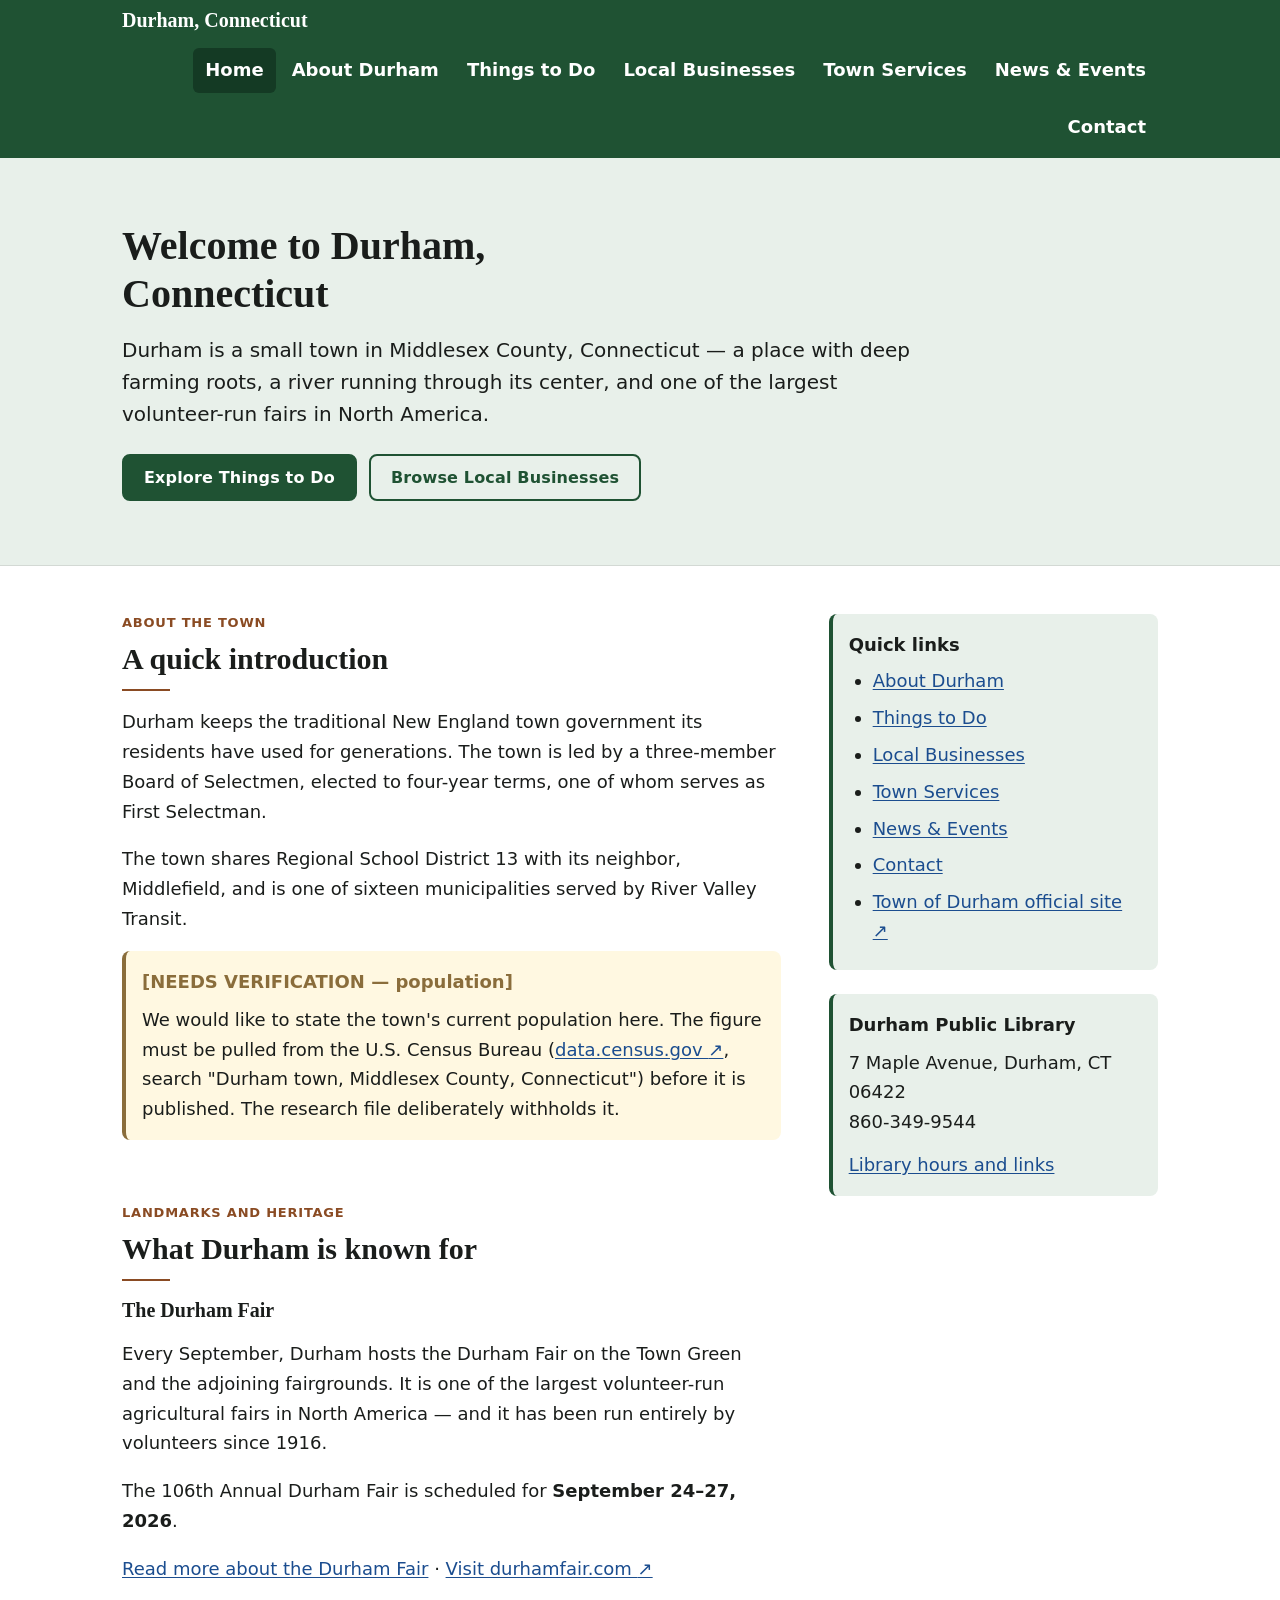
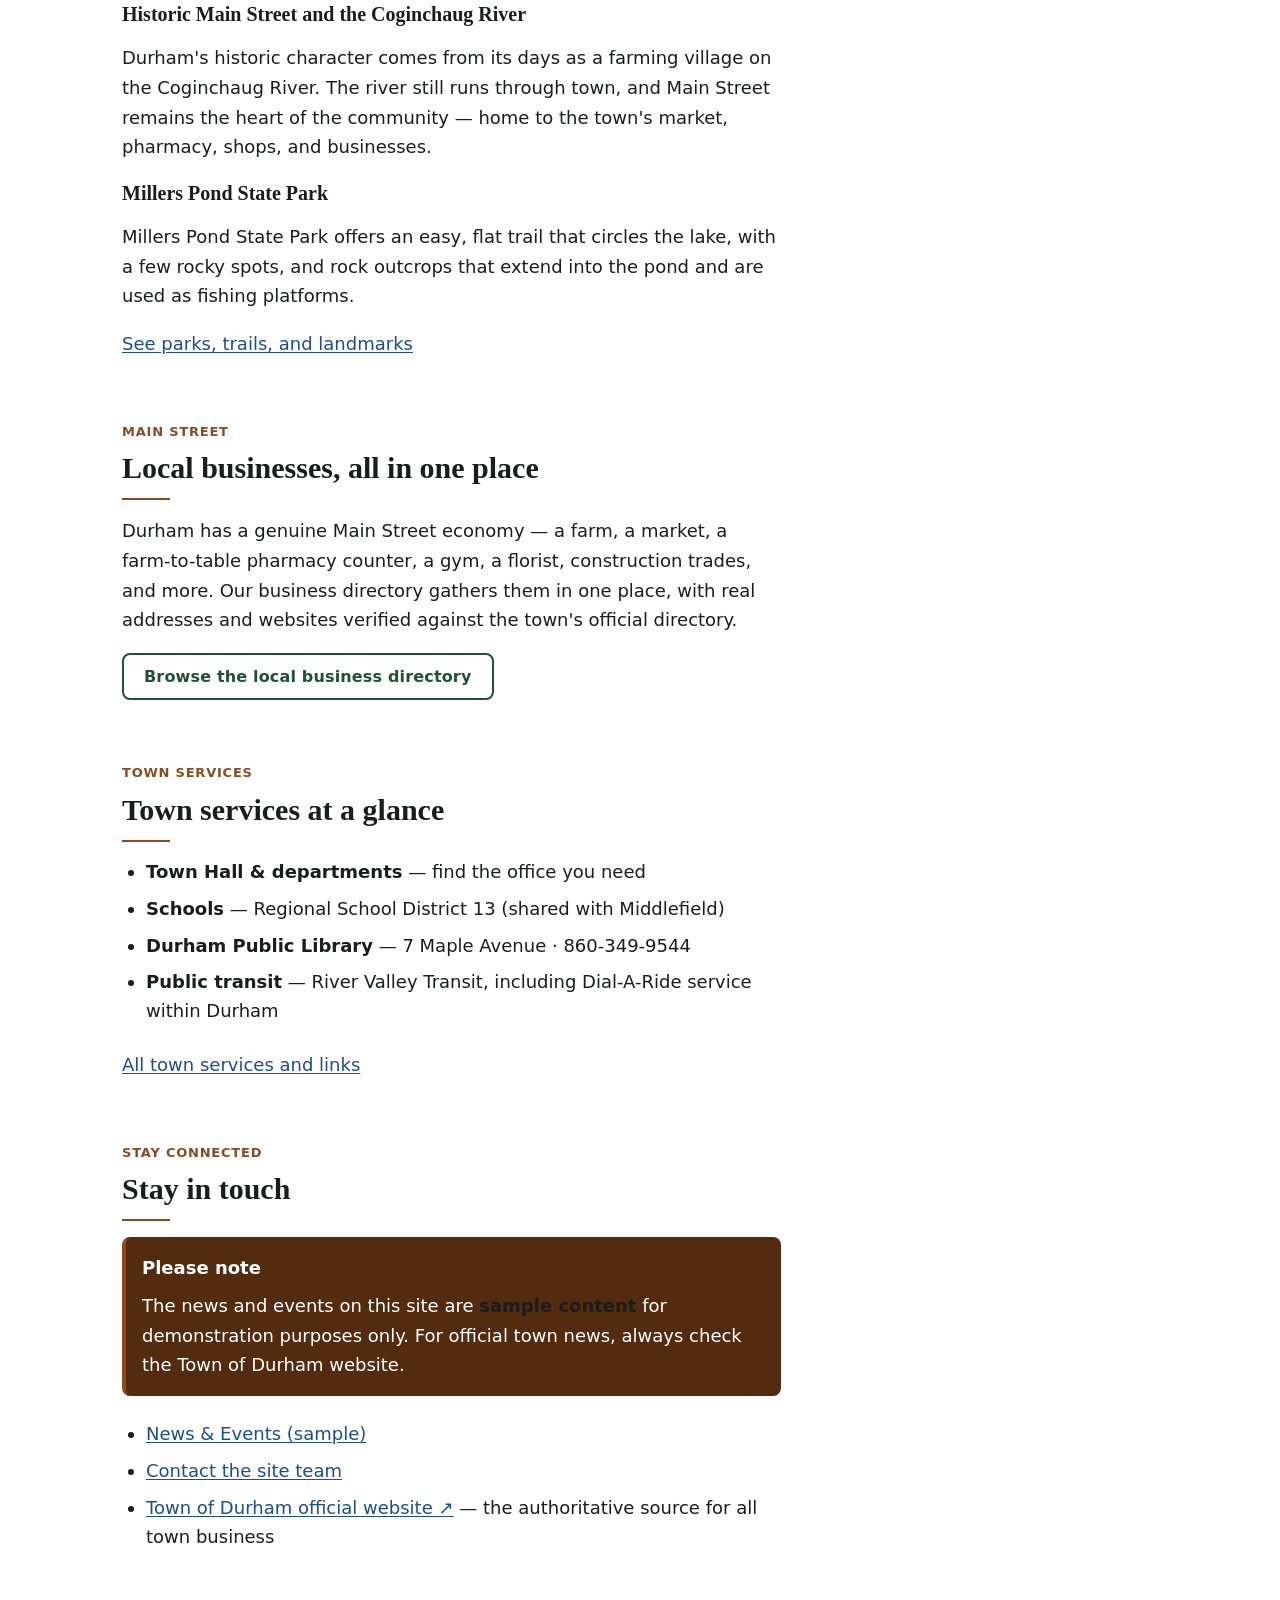
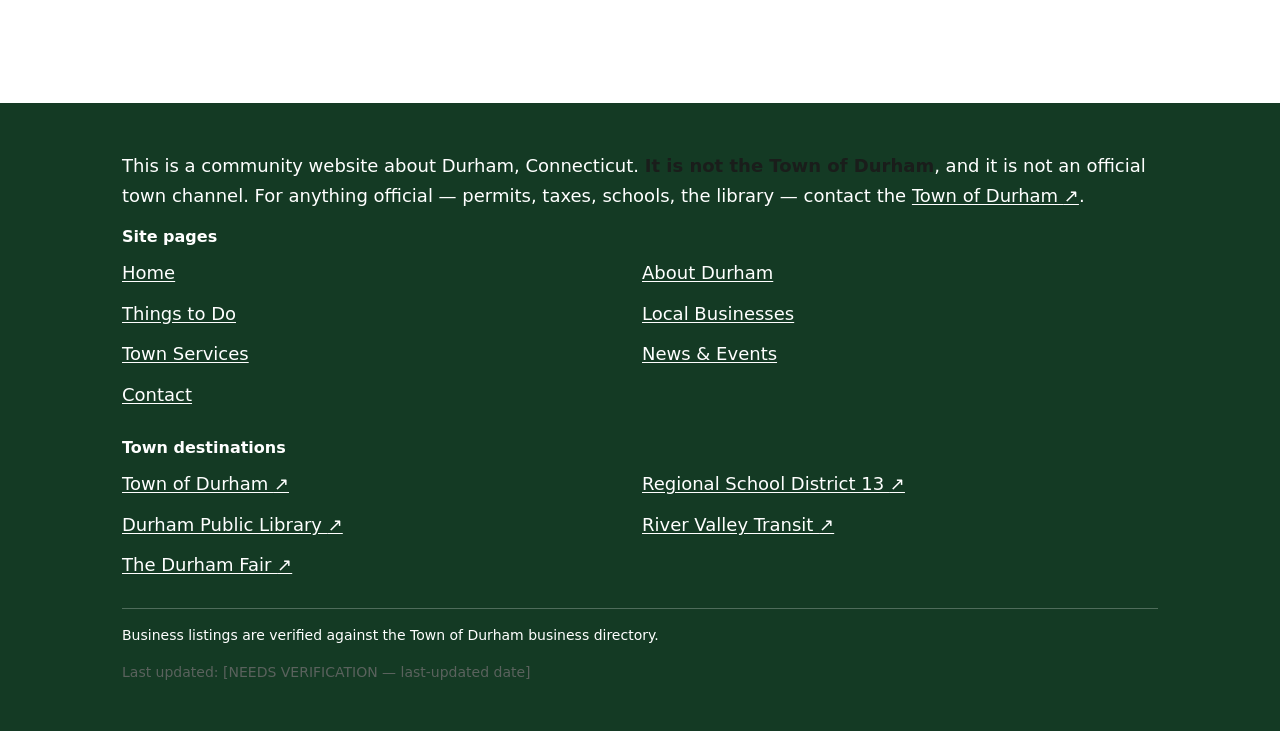
<file: index.html>
<!DOCTYPE html>
<html lang="en">
<head>
<meta charset="utf-8">
<meta name="viewport" content="width=device-width, initial-scale=1">
<title>Durham, Connecticut — Community Website</title>
<meta name="description" content="Welcome to Durham, Connecticut — a small town on the Coginchaug River in Middlesex County, home of the volunteer-run Durham Fair. Explore what to do, where to shop, and how to connect.">
<link rel="canonical" href="index.html">
<meta property="og:type" content="website">
<meta property="og:site_name" content="Durham, Connecticut — Community Website">
<meta property="og:title" content="Durham, Connecticut — Community Website">
<meta property="og:description" content="Welcome to Durham, Connecticut — a small town on the Coginchaug River in Middlesex County, home of the volunteer-run Durham Fair. Explore what to do, where to shop, and how to connect.">
<meta property="og:url" content="index.html">
<meta name="twitter:card" content="summary">
<link rel="icon" href="data:,">
<link rel="stylesheet" href="assets/css/style.css">
</head>
<body>
<a class="skip-link" href="#main">Skip to main content</a>

<header class="site-header">
  <div class="container site-header__inner">
    <a class="wordmark" href="index.html" aria-label="Durham, Connecticut — home">Durham, Connecticut</a>
    <button class="nav-toggle" type="button" aria-expanded="false" aria-controls="site-nav">
      <svg class="nav-toggle__icon" width="20" height="20" viewBox="0 0 20 20" aria-hidden="true" focusable="false">
        <rect x="1" y="3" width="18" height="2.5" fill="currentColor"></rect>
        <rect x="1" y="8.75" width="18" height="2.5" fill="currentColor"></rect>
        <rect x="1" y="14.5" width="18" height="2.5" fill="currentColor"></rect>
      </svg>
      Menu
    </button>
    <nav class="site-nav" id="site-nav" aria-label="Main">
      <ul class="site-nav__list">
        <li><a class="site-nav__link" href="index.html" aria-current="page">Home</a></li>
        <li><a class="site-nav__link" href="about.html">About Durham</a></li>
        <li><a class="site-nav__link" href="things-to-do.html">Things to Do</a></li>
        <li><a class="site-nav__link" href="local-businesses.html">Local Businesses</a></li>
        <li><a class="site-nav__link" href="town-services.html">Town Services</a></li>
        <li><a class="site-nav__link" href="news-events.html">News &amp; Events</a></li>
        <li><a class="site-nav__link" href="contact.html">Contact</a></li>
      </ul>
    </nav>
  </div>
</header>

<div class="hero">
  <div class="container">
    <h1>Welcome to Durham, Connecticut</h1>
    <p class="lead">Durham is a small town in Middlesex County, Connecticut — a place with deep farming roots, a river running through its center, and one of the largest volunteer-run fairs in North America.</p>
    <div class="btn-row">
      <a class="btn btn--primary" href="things-to-do.html">Explore Things to Do</a>
      <a class="btn btn--secondary" href="local-businesses.html">Browse Local Businesses</a>
    </div>
  </div>
</div>

<main id="main" class="page-body">
  <div class="container home-layout">

    <div>
      <section class="page-section" aria-labelledby="intro-heading">
        <span class="eyebrow">About the town</span>
        <h2 id="intro-heading">A quick introduction</h2>
        <div class="prose">
          <p>Durham keeps the traditional New England town government its residents have used for generations. The town is led by a three-member Board of Selectmen, elected to four-year terms, one of whom serves as First Selectman.</p>
          <p>The town shares Regional School District 13 with its neighbor, Middlefield, and is one of sixteen municipalities served by River Valley Transit.</p>
        </div>

        <div class="callout callout--verify">
          <span class="callout__label">[NEEDS VERIFICATION — population]</span>
          <p>We would like to state the town's current population here. The figure must be pulled from the U.S. Census Bureau (<a href="https://data.census.gov" target="_blank" rel="noopener noreferrer">data.census.gov <span aria-hidden="true">↗</span><span class="visually-hidden"> (opens in a new tab)</span></a>, search "Durham town, Middlesex County, Connecticut") before it is published. The research file deliberately withholds it.</p>
        </div>
      </section>

      <section class="page-section" aria-labelledby="known-for">
        <span class="eyebrow">Landmarks and heritage</span>
        <h2 id="known-for">What Durham is known for</h2>

        <article>
          <h3>The Durham Fair</h3>
          <div class="prose">
            <p>Every September, Durham hosts the Durham Fair on the Town Green and the adjoining fairgrounds. It is one of the largest volunteer-run agricultural fairs in North America — and it has been run entirely by volunteers since 1916.</p>
            <p>The 106th Annual Durham Fair is scheduled for <strong>September 24–27, 2026</strong>.</p>
          </div>
          <p><a href="things-to-do.html">Read more about the Durham Fair</a> · <a href="https://www.durhamfair.com/" target="_blank" rel="noopener noreferrer">Visit durhamfair.com <span aria-hidden="true">↗</span><span class="visually-hidden"> (opens in a new tab)</span></a></p>
        </article>

        <article>
          <h3>Historic Main Street and the Coginchaug River</h3>
          <div class="prose">
            <p>Durham's historic character comes from its days as a farming village on the Coginchaug River. The river still runs through town, and Main Street remains the heart of the community — home to the town's market, pharmacy, shops, and businesses.</p>
          </div>
        </article>

        <article>
          <h3>Millers Pond State Park</h3>
          <div class="prose">
            <p>Millers Pond State Park offers an easy, flat trail that circles the lake, with a few rocky spots, and rock outcrops that extend into the pond and are used as fishing platforms.</p>
          </div>
          <p><a href="things-to-do.html">See parks, trails, and landmarks</a></p>
        </article>
      </section>

      <section class="page-section" aria-labelledby="businesses-heading">
        <span class="eyebrow">Main Street</span>
        <h2 id="businesses-heading">Local businesses, all in one place</h2>
        <div class="prose">
          <p>Durham has a genuine Main Street economy — a farm, a market, a farm-to-table pharmacy counter, a gym, a florist, construction trades, and more. Our business directory gathers them in one place, with real addresses and websites verified against the town's official directory.</p>
        </div>
        <p><a class="btn btn--secondary" href="local-businesses.html">Browse the local business directory</a></p>
      </section>

      <section class="page-section" aria-labelledby="services-heading">
        <span class="eyebrow">Town services</span>
        <h2 id="services-heading">Town services at a glance</h2>
        <ul>
          <li><strong>Town Hall &amp; departments</strong> — find the office you need</li>
          <li><strong>Schools</strong> — Regional School District 13 (shared with Middlefield)</li>
          <li><strong>Durham Public Library</strong> — 7 Maple Avenue · 860-349-9544</li>
          <li><strong>Public transit</strong> — River Valley Transit, including Dial-A-Ride service within Durham</li>
        </ul>
        <p><a href="town-services.html">All town services and links</a></p>
      </section>

      <section class="page-section" aria-labelledby="touch-heading">
        <span class="eyebrow">Stay connected</span>
        <h2 id="touch-heading">Stay in touch</h2>

        <div class="callout callout--notice">
          <span class="callout__label">Please note</span>
          <p>The news and events on this site are <strong>sample content</strong> for demonstration purposes only. For official town news, always check the Town of Durham website.</p>
        </div>

        <ul>
          <li><a href="news-events.html">News &amp; Events (sample)</a></li>
          <li><a href="contact.html">Contact the site team</a></li>
          <li><a href="https://www.townofdurhamct.org/" target="_blank" rel="noopener noreferrer">Town of Durham official website <span aria-hidden="true">↗</span><span class="visually-hidden"> (opens in a new tab)</span></a> — the authoritative source for all town business</li>
        </ul>
      </section>
    </div>

    <aside class="home-sidebar" aria-labelledby="sidebar-heading">
      <div class="callout callout--info">
        <span class="callout__label" id="sidebar-heading">Quick links</span>
        <ul>
          <li><a href="about.html">About Durham</a></li>
          <li><a href="things-to-do.html">Things to Do</a></li>
          <li><a href="local-businesses.html">Local Businesses</a></li>
          <li><a href="town-services.html">Town Services</a></li>
          <li><a href="news-events.html">News &amp; Events</a></li>
          <li><a href="contact.html">Contact</a></li>
          <li><a href="https://www.townofdurhamct.org/" target="_blank" rel="noopener noreferrer">Town of Durham official site <span aria-hidden="true">↗</span><span class="visually-hidden"> (opens in a new tab)</span></a></li>
        </ul>
      </div>
      <div class="callout callout--info">
        <span class="callout__label">Durham Public Library</span>
        <p>7 Maple Avenue, Durham, CT 06422<br>860-349-9544</p>
        <p><a href="town-services.html">Library hours and links</a></p>
      </div>
    </aside>

  </div>
</main>

<footer class="site-footer">
  <div class="container">
    <p>This is a community website about Durham, Connecticut. <strong>It is not the Town of Durham</strong>, and it is not an official town channel. For anything official — permits, taxes, schools, the library — contact the <a href="https://www.townofdurhamct.org/" target="_blank" rel="noopener noreferrer">Town of Durham <span aria-hidden="true">↗</span><span class="visually-hidden"> (opens in a new tab)</span></a>.</p>

    <h2>Site pages</h2>
    <ul class="footer-links">
      <li><a href="index.html">Home</a></li>
      <li><a href="about.html">About Durham</a></li>
      <li><a href="things-to-do.html">Things to Do</a></li>
      <li><a href="local-businesses.html">Local Businesses</a></li>
      <li><a href="town-services.html">Town Services</a></li>
      <li><a href="news-events.html">News &amp; Events</a></li>
      <li><a href="contact.html">Contact</a></li>
    </ul>

    <h2>Town destinations</h2>
    <ul class="footer-links">
      <li><a href="https://www.townofdurhamct.org/" target="_blank" rel="noopener noreferrer">Town of Durham <span aria-hidden="true">↗</span><span class="visually-hidden"> (opens in a new tab)</span></a></li>
      <li><a href="https://www.rsd13ct.org/" target="_blank" rel="noopener noreferrer">Regional School District 13 <span aria-hidden="true">↗</span><span class="visually-hidden"> (opens in a new tab)</span></a></li>
      <li><a href="https://durhamlibrary.org/" target="_blank" rel="noopener noreferrer">Durham Public Library <span aria-hidden="true">↗</span><span class="visually-hidden"> (opens in a new tab)</span></a></li>
      <li><a href="https://rivervalleytransit.com/" target="_blank" rel="noopener noreferrer">River Valley Transit <span aria-hidden="true">↗</span><span class="visually-hidden"> (opens in a new tab)</span></a></li>
      <li><a href="https://www.durhamfair.com/" target="_blank" rel="noopener noreferrer">The Durham Fair <span aria-hidden="true">↗</span><span class="visually-hidden"> (opens in a new tab)</span></a></li>
    </ul>

    <div class="footer-note">
      <p>Business listings are verified against the Town of Durham business directory.</p>
      <p class="caption">Last updated: <span title="Pending verification">[NEEDS VERIFICATION — last-updated date]</span></p>
    </div>
  </div>
</footer>

<script src="assets/js/site.js" defer></script>
</body>
</html>
</file>
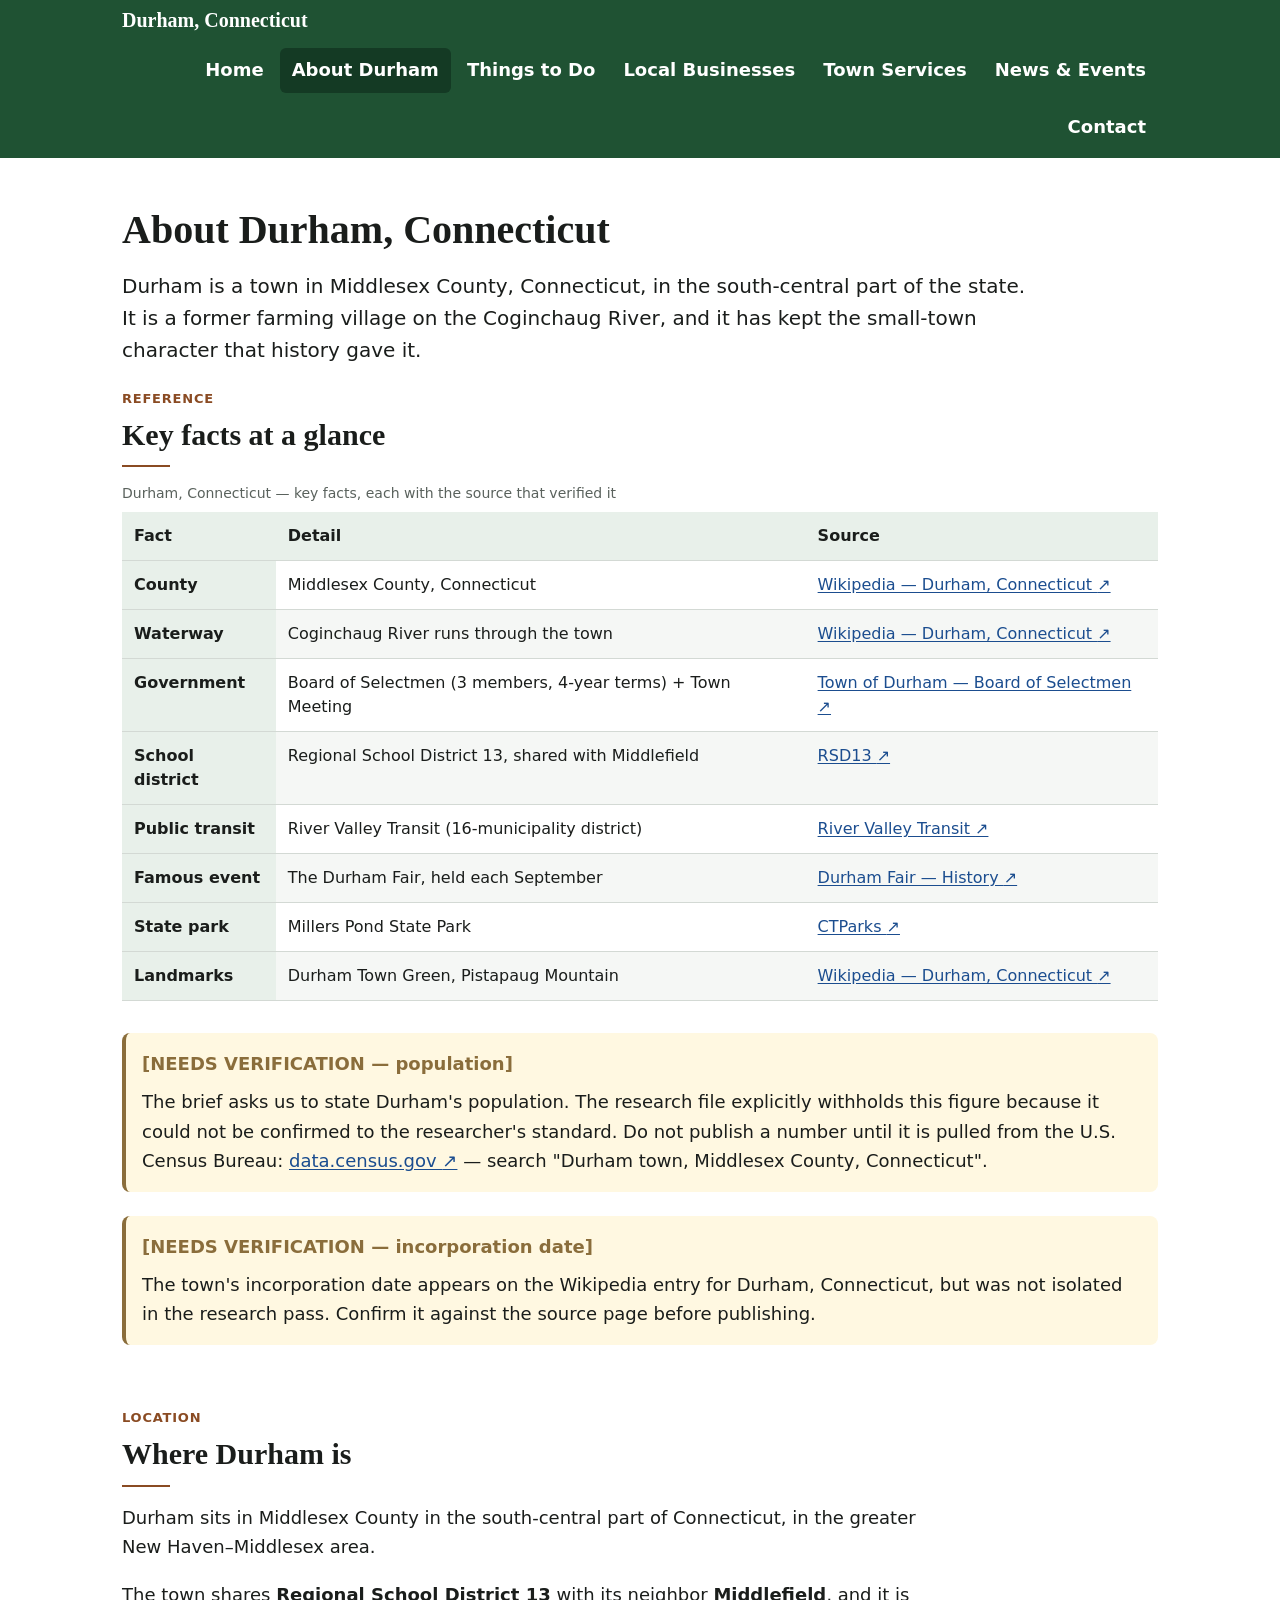
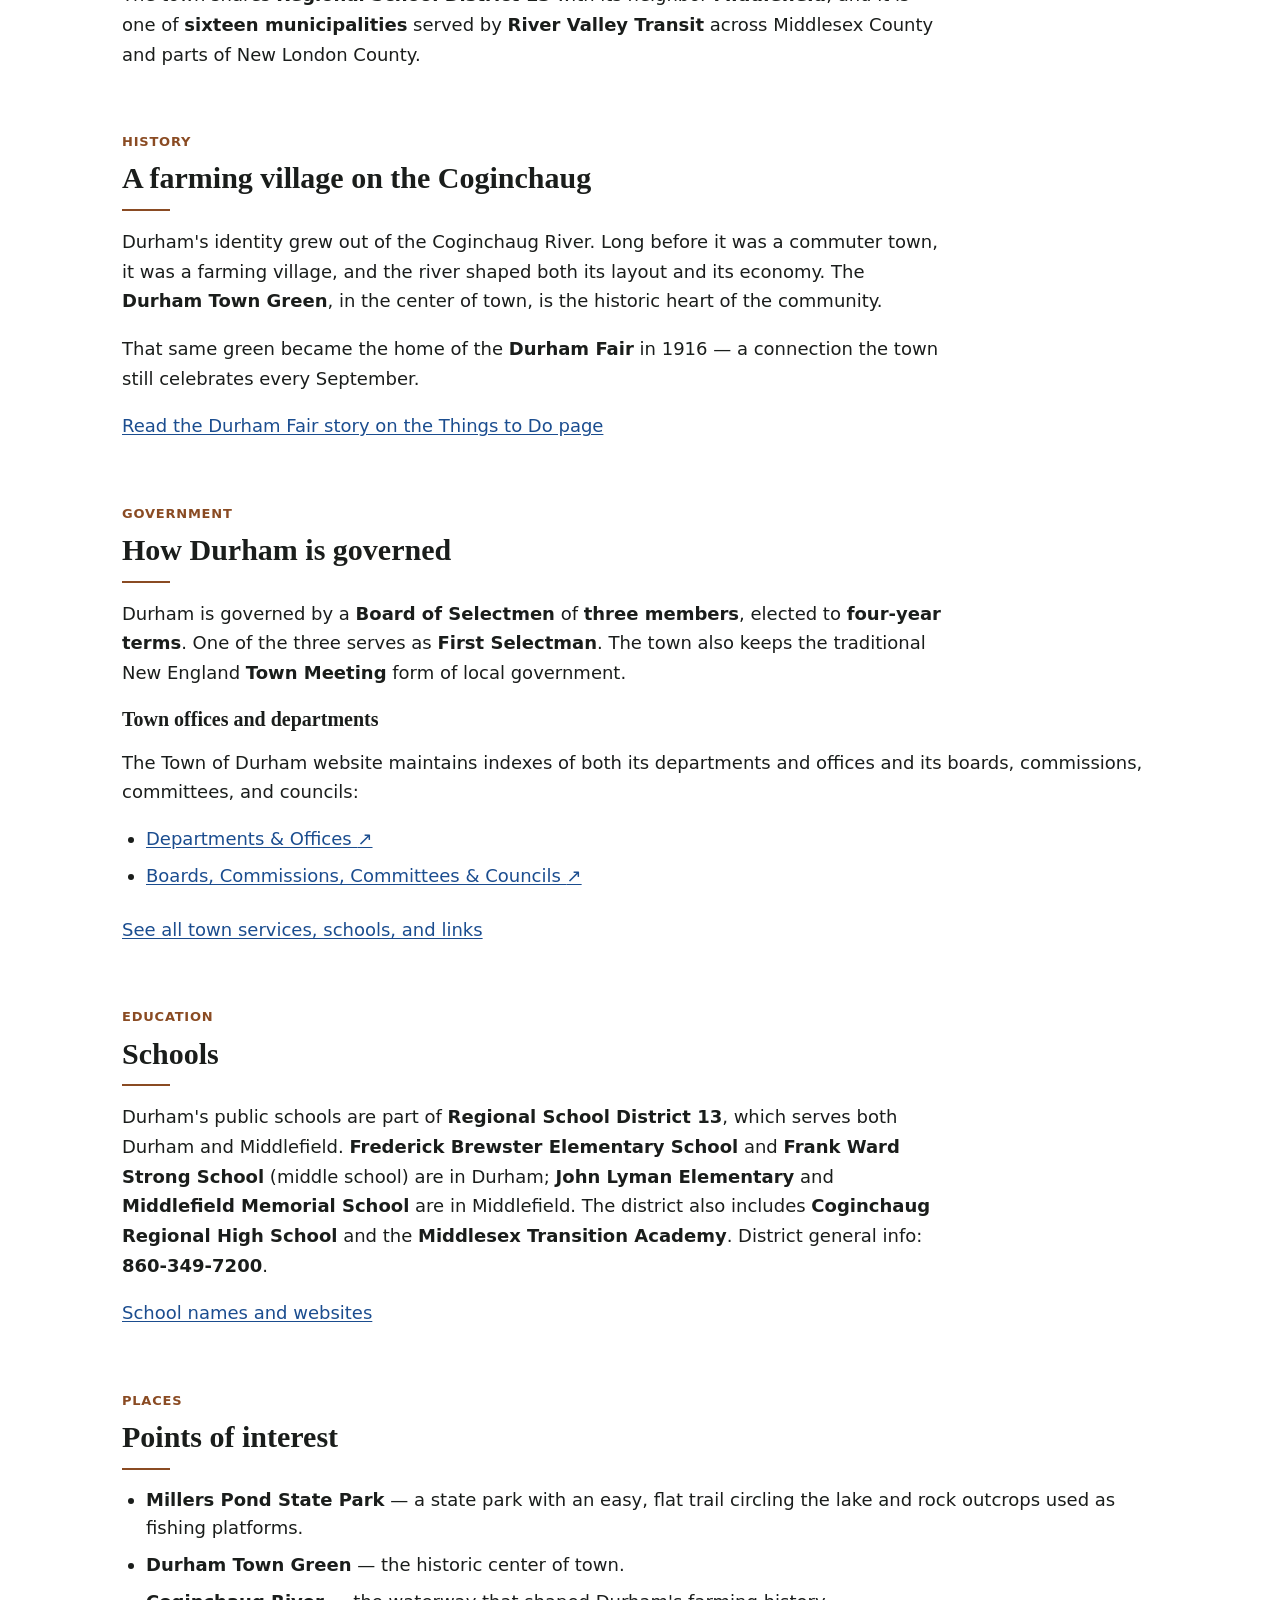
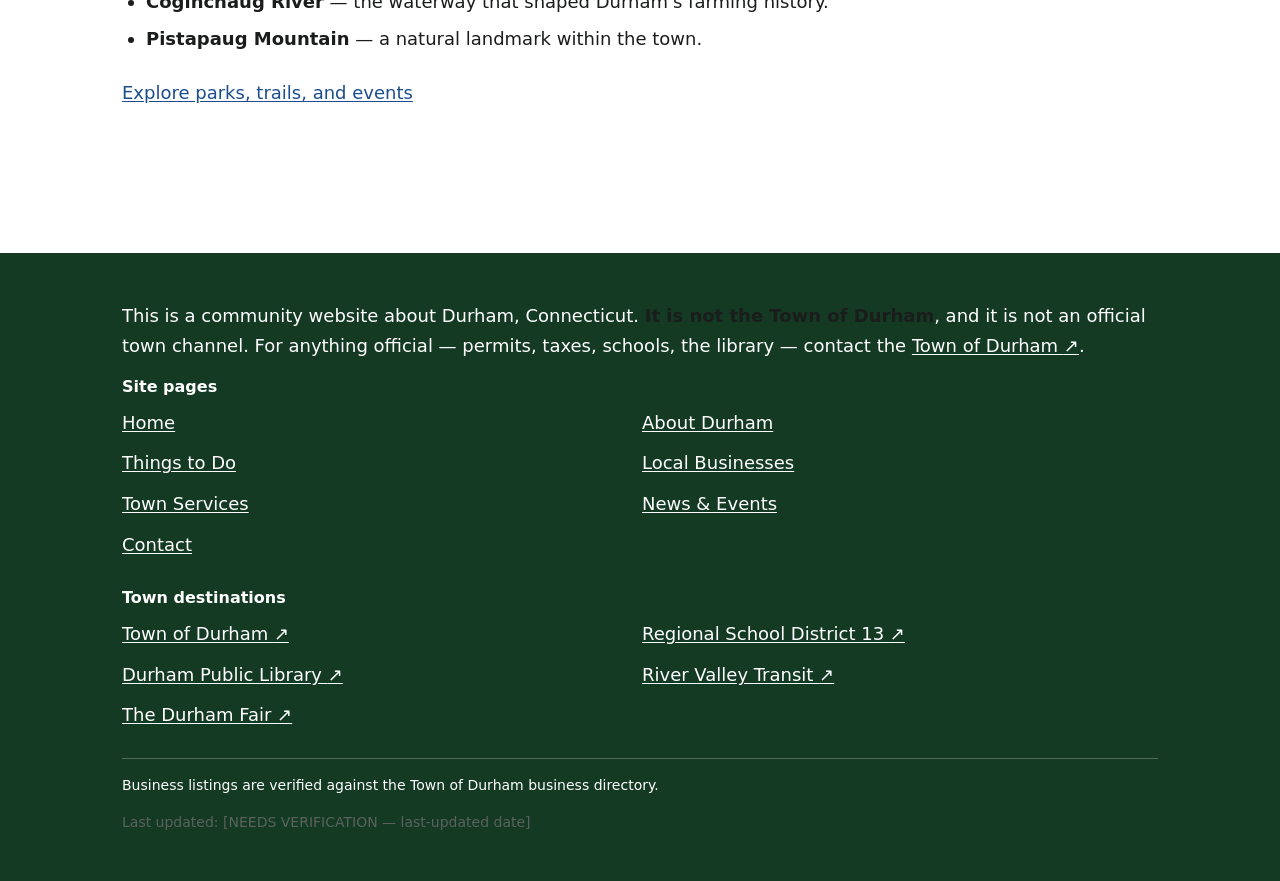
<file: about.html>
<!DOCTYPE html>
<html lang="en">
<head>
<meta charset="utf-8">
<meta name="viewport" content="width=device-width, initial-scale=1">
<title>About Durham, CT — History, Key Facts &amp; Government</title>
<meta name="description" content="Learn about Durham, Connecticut — its location in Middlesex County, its history as a Coginchaug River farming village, its Town Meeting government, and its schools.">
<link rel="canonical" href="about.html">
<meta property="og:type" content="website">
<meta property="og:site_name" content="Durham, Connecticut — Community Website">
<meta property="og:title" content="About Durham, CT — History, Key Facts &amp; Government">
<meta property="og:description" content="Learn about Durham, Connecticut — its location in Middlesex County, its history as a Coginchaug River farming village, its Town Meeting government, and its schools.">
<meta property="og:url" content="about.html">
<meta name="twitter:card" content="summary">
<link rel="icon" href="data:,">
<link rel="stylesheet" href="assets/css/style.css">
</head>
<body>
<a class="skip-link" href="#main">Skip to main content</a>

<header class="site-header">
  <div class="container site-header__inner">
    <a class="wordmark" href="index.html" aria-label="Durham, Connecticut — home">Durham, Connecticut</a>
    <button class="nav-toggle" type="button" aria-expanded="false" aria-controls="site-nav">
      <svg class="nav-toggle__icon" width="20" height="20" viewBox="0 0 20 20" aria-hidden="true" focusable="false">
        <rect x="1" y="3" width="18" height="2.5" fill="currentColor"></rect>
        <rect x="1" y="8.75" width="18" height="2.5" fill="currentColor"></rect>
        <rect x="1" y="14.5" width="18" height="2.5" fill="currentColor"></rect>
      </svg>
      Menu
    </button>
    <nav class="site-nav" id="site-nav" aria-label="Main">
      <ul class="site-nav__list">
        <li><a class="site-nav__link" href="index.html">Home</a></li>
        <li><a class="site-nav__link" href="about.html" aria-current="page">About Durham</a></li>
        <li><a class="site-nav__link" href="things-to-do.html">Things to Do</a></li>
        <li><a class="site-nav__link" href="local-businesses.html">Local Businesses</a></li>
        <li><a class="site-nav__link" href="town-services.html">Town Services</a></li>
        <li><a class="site-nav__link" href="news-events.html">News &amp; Events</a></li>
        <li><a class="site-nav__link" href="contact.html">Contact</a></li>
      </ul>
    </nav>
  </div>
</header>

<main id="main" class="page-body">
  <div class="container">
    <h1>About Durham, Connecticut</h1>
    <p class="lead">Durham is a town in Middlesex County, Connecticut, in the south-central part of the state. It is a former farming village on the Coginchaug River, and it has kept the small-town character that history gave it.</p>

    <section class="page-section" aria-labelledby="key-facts">
      <span class="eyebrow">Reference</span>
      <h2 id="key-facts">Key facts at a glance</h2>

      <div class="table-wrap">
        <table class="table-stack">
          <caption>Durham, Connecticut — key facts, each with the source that verified it</caption>
          <thead>
            <tr>
              <th scope="col">Fact</th>
              <th scope="col">Detail</th>
              <th scope="col">Source</th>
            </tr>
          </thead>
          <tbody>
            <tr>
              <th scope="row" data-label="Fact">County</th>
              <td data-label="Detail">Middlesex County, Connecticut</td>
              <td data-label="Source"><a href="https://en.wikipedia.org/wiki/Durham,_Connecticut" target="_blank" rel="noopener noreferrer">Wikipedia — Durham, Connecticut <span aria-hidden="true">↗</span><span class="visually-hidden"> (opens in a new tab)</span></a></td>
            </tr>
            <tr>
              <th scope="row" data-label="Fact">Waterway</th>
              <td data-label="Detail">Coginchaug River runs through the town</td>
              <td data-label="Source"><a href="https://en.wikipedia.org/wiki/Durham,_Connecticut" target="_blank" rel="noopener noreferrer">Wikipedia — Durham, Connecticut <span aria-hidden="true">↗</span><span class="visually-hidden"> (opens in a new tab)</span></a></td>
            </tr>
            <tr>
              <th scope="row" data-label="Fact">Government</th>
              <td data-label="Detail">Board of Selectmen (3 members, 4-year terms) + Town Meeting</td>
              <td data-label="Source"><a href="https://www.townofdurhamct.org/entities/board-of-selectmen" target="_blank" rel="noopener noreferrer">Town of Durham — Board of Selectmen <span aria-hidden="true">↗</span><span class="visually-hidden"> (opens in a new tab)</span></a></td>
            </tr>
            <tr>
              <th scope="row" data-label="Fact">School district</th>
              <td data-label="Detail">Regional School District 13, shared with Middlefield</td>
              <td data-label="Source"><a href="https://www.rsd13ct.org/Our-District/Schools/index.html" target="_blank" rel="noopener noreferrer">RSD13 <span aria-hidden="true">↗</span><span class="visually-hidden"> (opens in a new tab)</span></a></td>
            </tr>
            <tr>
              <th scope="row" data-label="Fact">Public transit</th>
              <td data-label="Detail">River Valley Transit (16-municipality district)</td>
              <td data-label="Source"><a href="https://rivervalleytransit.com/about-river-valley-transit/" target="_blank" rel="noopener noreferrer">River Valley Transit <span aria-hidden="true">↗</span><span class="visually-hidden"> (opens in a new tab)</span></a></td>
            </tr>
            <tr>
              <th scope="row" data-label="Fact">Famous event</th>
              <td data-label="Detail">The Durham Fair, held each September</td>
              <td data-label="Source"><a href="https://www.durhamfair.com/info/history/" target="_blank" rel="noopener noreferrer">Durham Fair — History <span aria-hidden="true">↗</span><span class="visually-hidden"> (opens in a new tab)</span></a></td>
            </tr>
            <tr>
              <th scope="row" data-label="Fact">State park</th>
              <td data-label="Detail">Millers Pond State Park</td>
              <td data-label="Source"><a href="https://ctparks.com/parks/millers-pond-state-park" target="_blank" rel="noopener noreferrer">CTParks <span aria-hidden="true">↗</span><span class="visually-hidden"> (opens in a new tab)</span></a></td>
            </tr>
            <tr>
              <th scope="row" data-label="Fact">Landmarks</th>
              <td data-label="Detail">Durham Town Green, Pistapaug Mountain</td>
              <td data-label="Source"><a href="https://en.wikipedia.org/wiki/Durham,_Connecticut" target="_blank" rel="noopener noreferrer">Wikipedia — Durham, Connecticut <span aria-hidden="true">↗</span><span class="visually-hidden"> (opens in a new tab)</span></a></td>
            </tr>
          </tbody>
        </table>
      </div>

      <div class="callout callout--verify">
        <span class="callout__label">[NEEDS VERIFICATION — population]</span>
        <p>The brief asks us to state Durham's population. The research file explicitly withholds this figure because it could not be confirmed to the researcher's standard. Do not publish a number until it is pulled from the U.S. Census Bureau: <a href="https://data.census.gov" target="_blank" rel="noopener noreferrer">data.census.gov <span aria-hidden="true">↗</span><span class="visually-hidden"> (opens in a new tab)</span></a> — search "Durham town, Middlesex County, Connecticut".</p>
      </div>

      <div class="callout callout--verify">
        <span class="callout__label">[NEEDS VERIFICATION — incorporation date]</span>
        <p>The town's incorporation date appears on the Wikipedia entry for Durham, Connecticut, but was not isolated in the research pass. Confirm it against the source page before publishing.</p>
      </div>
    </section>

    <section class="page-section" aria-labelledby="where">
      <span class="eyebrow">Location</span>
      <h2 id="where">Where Durham is</h2>
      <div class="prose">
        <p>Durham sits in Middlesex County in the south-central part of Connecticut, in the greater New Haven–Middlesex area.</p>
        <p>The town shares <strong>Regional School District 13</strong> with its neighbor <strong>Middlefield</strong>, and it is one of <strong>sixteen municipalities</strong> served by <strong>River Valley Transit</strong> across Middlesex County and parts of New London County.</p>
      </div>
    </section>

    <section class="page-section" aria-labelledby="coginchaug">
      <span class="eyebrow">History</span>
      <h2 id="coginchaug">A farming village on the Coginchaug</h2>
      <div class="prose">
        <p>Durham's identity grew out of the Coginchaug River. Long before it was a commuter town, it was a farming village, and the river shaped both its layout and its economy. The <strong>Durham Town Green</strong>, in the center of town, is the historic heart of the community.</p>
        <p>That same green became the home of the <strong>Durham Fair</strong> in 1916 — a connection the town still celebrates every September.</p>
      </div>
      <p><a href="things-to-do.html">Read the Durham Fair story on the Things to Do page</a></p>
    </section>

    <section class="page-section" aria-labelledby="government">
      <span class="eyebrow">Government</span>
      <h2 id="government">How Durham is governed</h2>
      <div class="prose">
        <p>Durham is governed by a <strong>Board of Selectmen</strong> of <strong>three members</strong>, elected to <strong>four-year terms</strong>. One of the three serves as <strong>First Selectman</strong>. The town also keeps the traditional New England <strong>Town Meeting</strong> form of local government.</p>
      </div>

      <h3>Town offices and departments</h3>
      <p>The Town of Durham website maintains indexes of both its departments and offices and its boards, commissions, committees, and councils:</p>
      <ul>
        <li><a href="https://www.townofdurhamct.org/entities?entity-type=Department%2COffice" target="_blank" rel="noopener noreferrer">Departments &amp; Offices <span aria-hidden="true">↗</span><span class="visually-hidden"> (opens in a new tab)</span></a></li>
        <li><a href="https://www.townofdurhamct.org/entities?entity-type=Board%2CCommission%2CCommittee%2CCouncil" target="_blank" rel="noopener noreferrer">Boards, Commissions, Committees &amp; Councils <span aria-hidden="true">↗</span><span class="visually-hidden"> (opens in a new tab)</span></a></li>
      </ul>
      <p><a href="town-services.html">See all town services, schools, and links</a></p>
    </section>

    <section class="page-section" aria-labelledby="schools">
      <span class="eyebrow">Education</span>
      <h2 id="schools">Schools</h2>
      <div class="prose">
        <p>Durham's public schools are part of <strong>Regional School District 13</strong>, which serves both Durham and Middlefield. <strong>Frederick Brewster Elementary School</strong> and <strong>Frank Ward Strong School</strong> (middle school) are in Durham; <strong>John Lyman Elementary</strong> and <strong>Middlefield Memorial School</strong> are in Middlefield. The district also includes <strong>Coginchaug Regional High School</strong> and the <strong>Middlesex Transition Academy</strong>. District general info: <strong>860-349-7200</strong>.</p>
      </div>
      <p><a href="town-services.html">School names and websites</a></p>
    </section>

    <section class="page-section" aria-labelledby="points">
      <span class="eyebrow">Places</span>
      <h2 id="points">Points of interest</h2>
      <ul>
        <li><strong>Millers Pond State Park</strong> — a state park with an easy, flat trail circling the lake and rock outcrops used as fishing platforms.</li>
        <li><strong>Durham Town Green</strong> — the historic center of town.</li>
        <li><strong>Coginchaug River</strong> — the waterway that shaped Durham's farming history.</li>
        <li><strong>Pistapaug Mountain</strong> — a natural landmark within the town.</li>
      </ul>
      <p><a href="things-to-do.html">Explore parks, trails, and events</a></p>
    </section>
  </div>
</main>

<footer class="site-footer">
  <div class="container">
    <p>This is a community website about Durham, Connecticut. <strong>It is not the Town of Durham</strong>, and it is not an official town channel. For anything official — permits, taxes, schools, the library — contact the <a href="https://www.townofdurhamct.org/" target="_blank" rel="noopener noreferrer">Town of Durham <span aria-hidden="true">↗</span><span class="visually-hidden"> (opens in a new tab)</span></a>.</p>

    <h2>Site pages</h2>
    <ul class="footer-links">
      <li><a href="index.html">Home</a></li>
      <li><a href="about.html">About Durham</a></li>
      <li><a href="things-to-do.html">Things to Do</a></li>
      <li><a href="local-businesses.html">Local Businesses</a></li>
      <li><a href="town-services.html">Town Services</a></li>
      <li><a href="news-events.html">News &amp; Events</a></li>
      <li><a href="contact.html">Contact</a></li>
    </ul>

    <h2>Town destinations</h2>
    <ul class="footer-links">
      <li><a href="https://www.townofdurhamct.org/" target="_blank" rel="noopener noreferrer">Town of Durham <span aria-hidden="true">↗</span><span class="visually-hidden"> (opens in a new tab)</span></a></li>
      <li><a href="https://www.rsd13ct.org/" target="_blank" rel="noopener noreferrer">Regional School District 13 <span aria-hidden="true">↗</span><span class="visually-hidden"> (opens in a new tab)</span></a></li>
      <li><a href="https://durhamlibrary.org/" target="_blank" rel="noopener noreferrer">Durham Public Library <span aria-hidden="true">↗</span><span class="visually-hidden"> (opens in a new tab)</span></a></li>
      <li><a href="https://rivervalleytransit.com/" target="_blank" rel="noopener noreferrer">River Valley Transit <span aria-hidden="true">↗</span><span class="visually-hidden"> (opens in a new tab)</span></a></li>
      <li><a href="https://www.durhamfair.com/" target="_blank" rel="noopener noreferrer">The Durham Fair <span aria-hidden="true">↗</span><span class="visually-hidden"> (opens in a new tab)</span></a></li>
    </ul>

    <div class="footer-note">
      <p>Business listings are verified against the Town of Durham business directory.</p>
      <p class="caption">Last updated: <span title="Pending verification">[NEEDS VERIFICATION — last-updated date]</span></p>
    </div>
  </div>
</footer>

<script src="assets/js/site.js" defer></script>
</body>
</html>
</file>
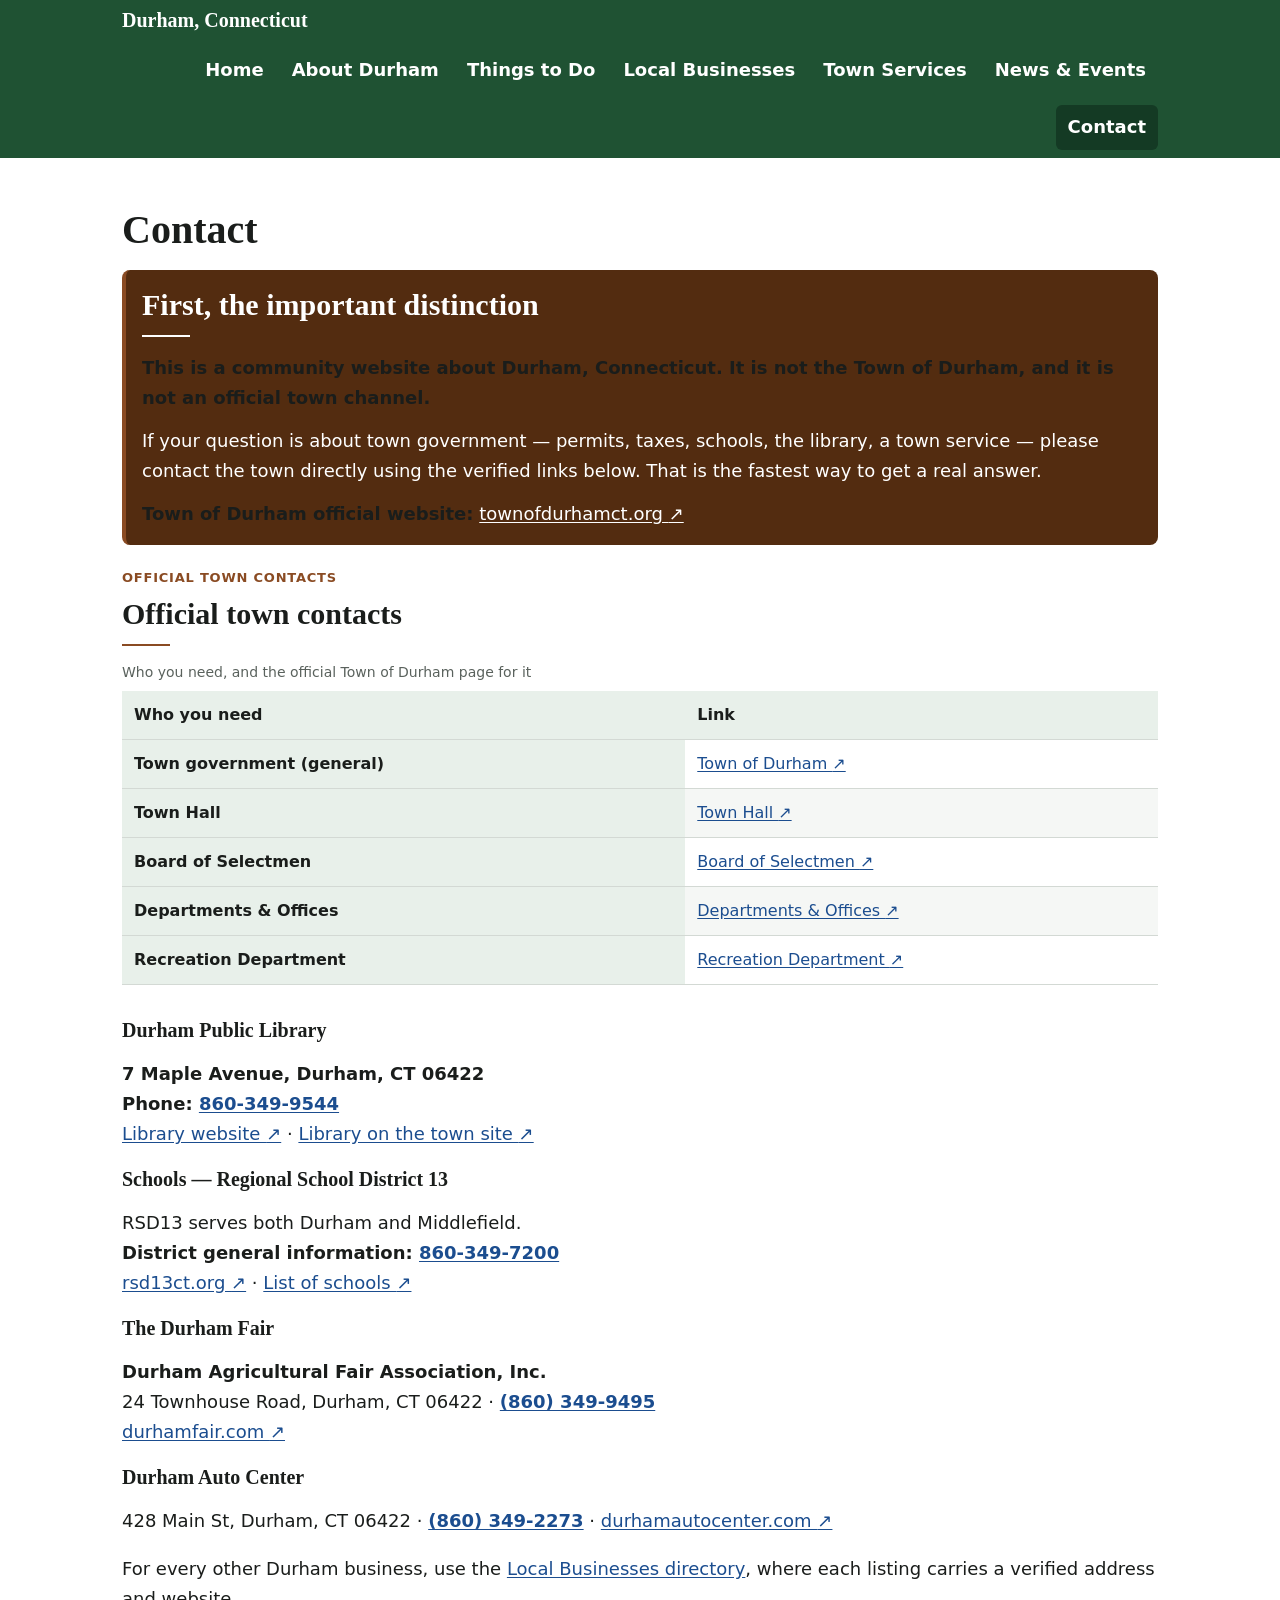
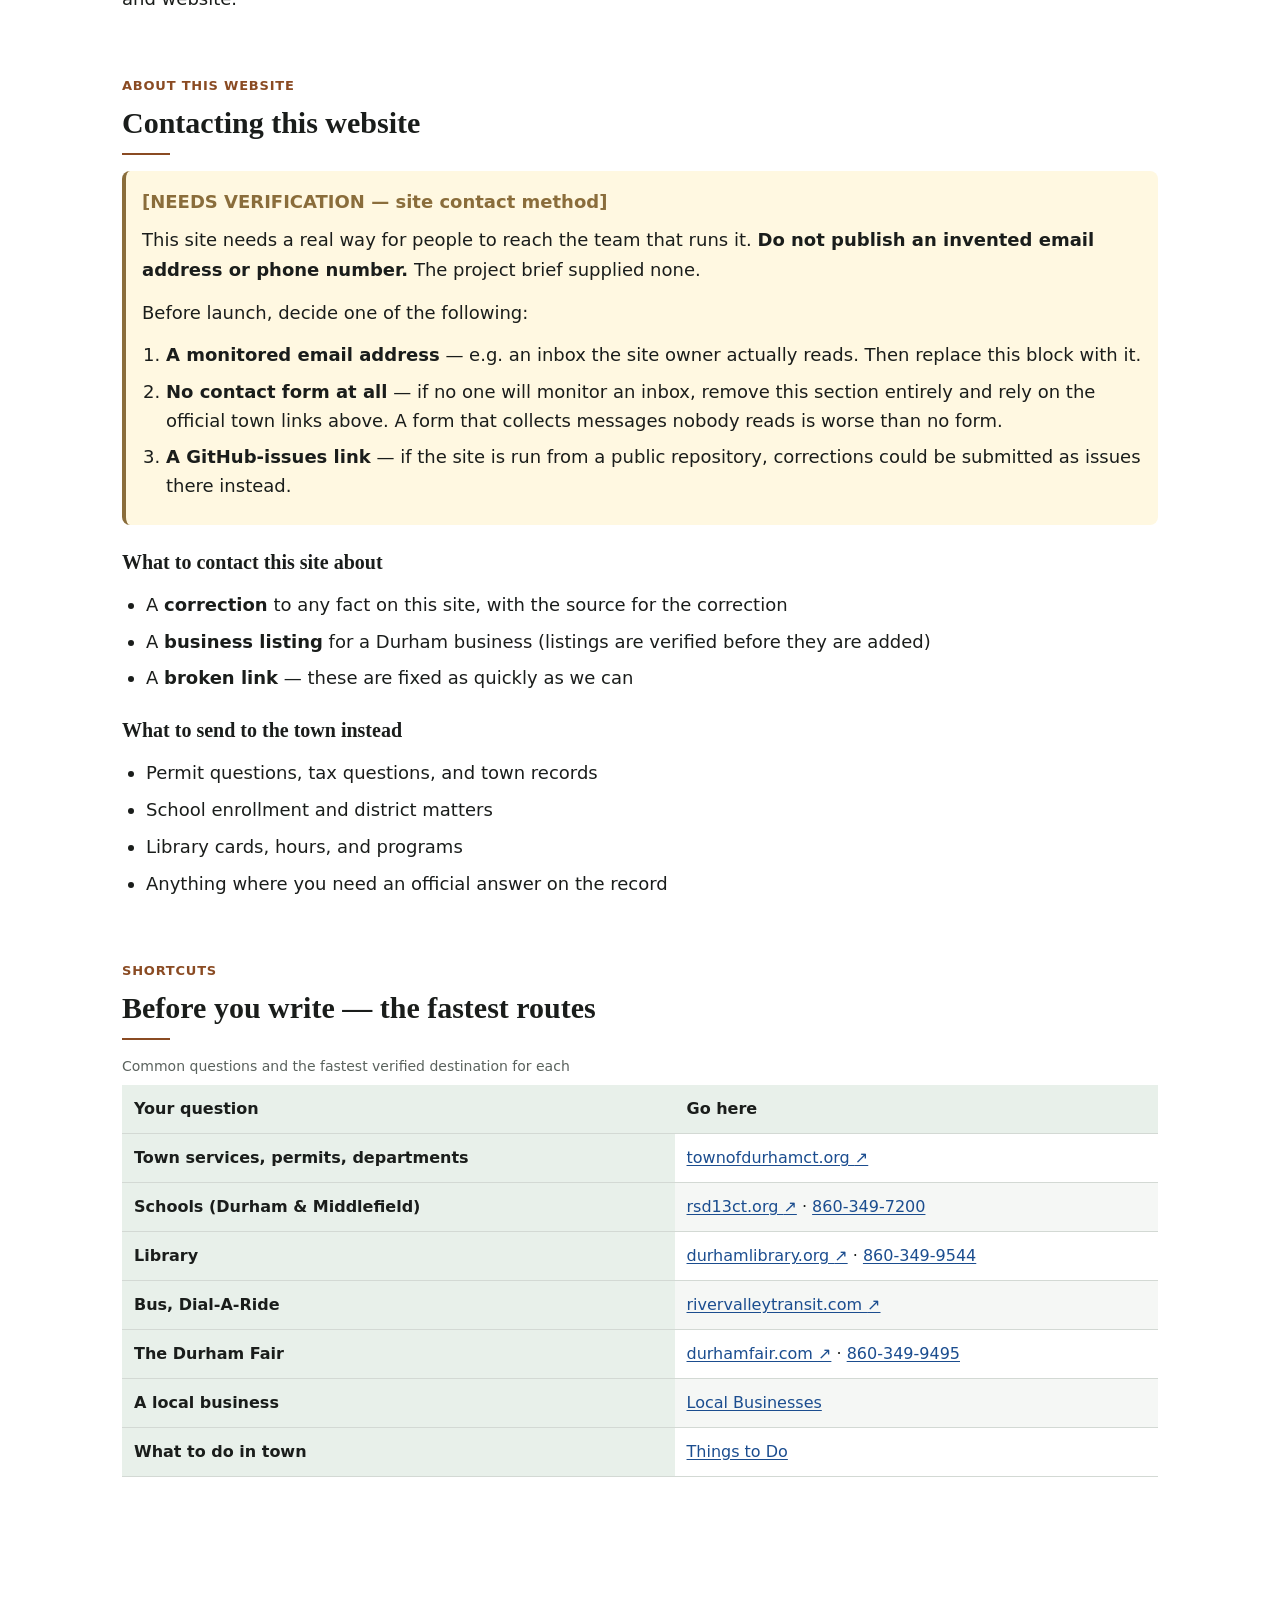
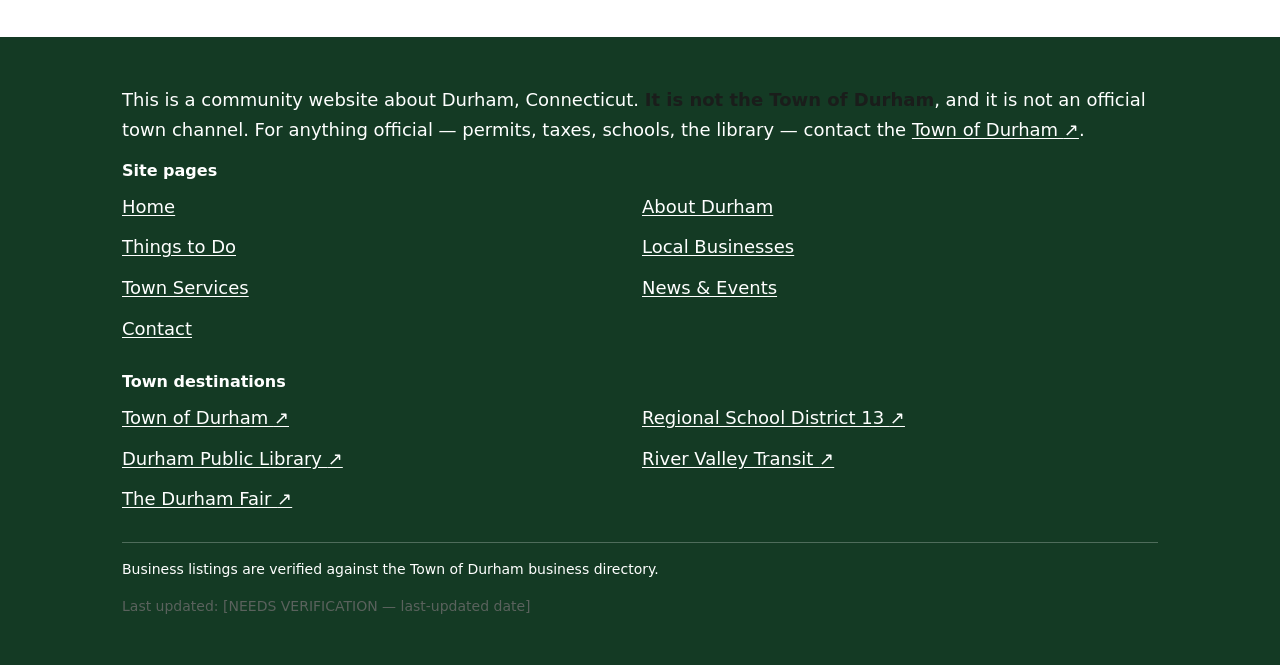
<file: contact.html>
<!DOCTYPE html>
<html lang="en">
<head>
<meta charset="utf-8">
<meta name="viewport" content="width=device-width, initial-scale=1">
<title>Contact — Durham, CT Community Website</title>
<meta name="description" content="Contact the Durham, Connecticut community website team, and find the correct town contact for official business — Town Hall, the library, schools, and the Durham Fair.">
<link rel="canonical" href="contact.html">
<meta property="og:type" content="website">
<meta property="og:site_name" content="Durham, Connecticut — Community Website">
<meta property="og:title" content="Contact — Durham, CT Community Website">
<meta property="og:description" content="Contact the Durham, Connecticut community website team, and find the correct town contact for official business — Town Hall, the library, schools, and the Durham Fair.">
<meta property="og:url" content="contact.html">
<meta name="twitter:card" content="summary">
<link rel="icon" href="data:,">
<link rel="stylesheet" href="assets/css/style.css">
</head>
<body>
<a class="skip-link" href="#main">Skip to main content</a>

<header class="site-header">
  <div class="container site-header__inner">
    <a class="wordmark" href="index.html" aria-label="Durham, Connecticut — home">Durham, Connecticut</a>
    <button class="nav-toggle" type="button" aria-expanded="false" aria-controls="site-nav">
      <svg class="nav-toggle__icon" width="20" height="20" viewBox="0 0 20 20" aria-hidden="true" focusable="false">
        <rect x="1" y="3" width="18" height="2.5" fill="currentColor"></rect>
        <rect x="1" y="8.75" width="18" height="2.5" fill="currentColor"></rect>
        <rect x="1" y="14.5" width="18" height="2.5" fill="currentColor"></rect>
      </svg>
      Menu
    </button>
    <nav class="site-nav" id="site-nav" aria-label="Main">
      <ul class="site-nav__list">
        <li><a class="site-nav__link" href="index.html">Home</a></li>
        <li><a class="site-nav__link" href="about.html">About Durham</a></li>
        <li><a class="site-nav__link" href="things-to-do.html">Things to Do</a></li>
        <li><a class="site-nav__link" href="local-businesses.html">Local Businesses</a></li>
        <li><a class="site-nav__link" href="town-services.html">Town Services</a></li>
        <li><a class="site-nav__link" href="news-events.html">News &amp; Events</a></li>
        <li><a class="site-nav__link" href="contact.html" aria-current="page">Contact</a></li>
      </ul>
    </nav>
  </div>
</header>

<main id="main" class="page-body">
  <div class="container">
    <h1>Contact</h1>

    <div class="callout callout--notice">
      <h2 id="not-the-town">First, the important distinction</h2>
      <p><strong>This is a community website about Durham, Connecticut. It is not the Town of Durham, and it is not an official town channel.</strong></p>
      <p>If your question is about town government — permits, taxes, schools, the library, a town service — please contact the town directly using the verified links below. That is the fastest way to get a real answer.</p>
      <p><strong>Town of Durham official website:</strong> <a href="https://www.townofdurhamct.org/" target="_blank" rel="noopener noreferrer">townofdurhamct.org <span aria-hidden="true">↗</span><span class="visually-hidden"> (opens in a new tab)</span></a></p>
    </div>

    <section class="page-section" aria-labelledby="official">
      <span class="eyebrow">Official town contacts</span>
      <h2 id="official">Official town contacts</h2>

      <div class="table-wrap">
        <table class="table-stack">
          <caption>Who you need, and the official Town of Durham page for it</caption>
          <thead>
            <tr>
              <th scope="col">Who you need</th>
              <th scope="col">Link</th>
            </tr>
          </thead>
          <tbody>
            <tr>
              <th scope="row" data-label="Who you need">Town government (general)</th>
              <td data-label="Link"><a href="https://www.townofdurhamct.org/" target="_blank" rel="noopener noreferrer">Town of Durham <span aria-hidden="true">↗</span><span class="visually-hidden"> (opens in a new tab)</span></a></td>
            </tr>
            <tr>
              <th scope="row" data-label="Who you need">Town Hall</th>
              <td data-label="Link"><a href="https://www.townofdurhamct.org/entities/town-hall" target="_blank" rel="noopener noreferrer">Town Hall <span aria-hidden="true">↗</span><span class="visually-hidden"> (opens in a new tab)</span></a></td>
            </tr>
            <tr>
              <th scope="row" data-label="Who you need">Board of Selectmen</th>
              <td data-label="Link"><a href="https://www.townofdurhamct.org/entities/board-of-selectmen" target="_blank" rel="noopener noreferrer">Board of Selectmen <span aria-hidden="true">↗</span><span class="visually-hidden"> (opens in a new tab)</span></a></td>
            </tr>
            <tr>
              <th scope="row" data-label="Who you need">Departments &amp; Offices</th>
              <td data-label="Link"><a href="https://www.townofdurhamct.org/entities?entity-type=Department%2COffice" target="_blank" rel="noopener noreferrer">Departments &amp; Offices <span aria-hidden="true">↗</span><span class="visually-hidden"> (opens in a new tab)</span></a></td>
            </tr>
            <tr>
              <th scope="row" data-label="Who you need">Recreation Department</th>
              <td data-label="Link"><a href="https://www.townofdurhamct.org/entities/recreation-department" target="_blank" rel="noopener noreferrer">Recreation Department <span aria-hidden="true">↗</span><span class="visually-hidden"> (opens in a new tab)</span></a></td>
            </tr>
          </tbody>
        </table>
      </div>

      <h3 id="library-contact">Durham Public Library</h3>
      <p><strong>7 Maple Avenue, Durham, CT 06422</strong><br>
      <strong>Phone: <a href="tel:+18603499544">860-349-9544</a></strong><br>
      <a href="https://durhamlibrary.org/" target="_blank" rel="noopener noreferrer">Library website <span aria-hidden="true">↗</span><span class="visually-hidden"> (opens in a new tab)</span></a> · <a href="https://www.townofdurhamct.org/entities/library" target="_blank" rel="noopener noreferrer">Library on the town site <span aria-hidden="true">↗</span><span class="visually-hidden"> (opens in a new tab)</span></a></p>

      <h3 id="schools-contact">Schools — Regional School District 13</h3>
      <p>RSD13 serves both Durham and Middlefield.<br>
      <strong>District general information: <a href="tel:+18603497200">860-349-7200</a></strong><br>
      <a href="https://www.rsd13ct.org/" target="_blank" rel="noopener noreferrer">rsd13ct.org <span aria-hidden="true">↗</span><span class="visually-hidden"> (opens in a new tab)</span></a> · <a href="https://www.rsd13ct.org/Our-District/Schools/index.html" target="_blank" rel="noopener noreferrer">List of schools <span aria-hidden="true">↗</span><span class="visually-hidden"> (opens in a new tab)</span></a></p>

      <h3 id="fair-contact">The Durham Fair</h3>
      <p><strong>Durham Agricultural Fair Association, Inc.</strong><br>
      24 Townhouse Road, Durham, CT 06422 · <strong><a href="tel:+18603499495">(860) 349-9495</a></strong><br>
      <a href="https://www.durhamfair.com/" target="_blank" rel="noopener noreferrer">durhamfair.com <span aria-hidden="true">↗</span><span class="visually-hidden"> (opens in a new tab)</span></a></p>

      <h3 id="auto-contact">Durham Auto Center</h3>
      <p>428 Main St, Durham, CT 06422 · <strong><a href="tel:+18603492273">(860) 349-2273</a></strong> · <a href="http://durhamautocenter.com" target="_blank" rel="noopener noreferrer">durhamautocenter.com <span aria-hidden="true">↗</span><span class="visually-hidden"> (opens in a new tab)</span></a></p>

      <p>For every other Durham business, use the <a href="local-businesses.html">Local Businesses directory</a>, where each listing carries a verified address and website.</p>
    </section>

    <section class="page-section" aria-labelledby="this-site">
      <span class="eyebrow">About this website</span>
      <h2 id="this-site">Contacting this website</h2>

      <div class="callout callout--verify">
        <span class="callout__label">[NEEDS VERIFICATION — site contact method]</span>
        <p>This site needs a real way for people to reach the team that runs it. <strong>Do not publish an invented email address or phone number.</strong> The project brief supplied none.</p>
        <p>Before launch, decide one of the following:</p>
        <ol>
          <li><strong>A monitored email address</strong> — e.g. an inbox the site owner actually reads. Then replace this block with it.</li>
          <li><strong>No contact form at all</strong> — if no one will monitor an inbox, remove this section entirely and rely on the official town links above. A form that collects messages nobody reads is worse than no form.</li>
          <li><strong>A GitHub-issues link</strong> — if the site is run from a public repository, corrections could be submitted as issues there instead.</li>
        </ol>
      </div>

      <h3 id="site-topics">What to contact this site about</h3>
      <ul>
        <li>A <strong>correction</strong> to any fact on this site, with the source for the correction</li>
        <li>A <strong>business listing</strong> for a Durham business (listings are verified before they are added)</li>
        <li>A <strong>broken link</strong> — these are fixed as quickly as we can</li>
      </ul>

      <h3 id="town-topics">What to send to the town instead</h3>
      <ul>
        <li>Permit questions, tax questions, and town records</li>
        <li>School enrollment and district matters</li>
        <li>Library cards, hours, and programs</li>
        <li>Anything where you need an official answer on the record</li>
      </ul>
    </section>

    <section class="page-section" aria-labelledby="fastest">
      <span class="eyebrow">Shortcuts</span>
      <h2 id="fastest">Before you write — the fastest routes</h2>

      <div class="table-wrap">
        <table class="table-stack">
          <caption>Common questions and the fastest verified destination for each</caption>
          <thead>
            <tr>
              <th scope="col">Your question</th>
              <th scope="col">Go here</th>
            </tr>
          </thead>
          <tbody>
            <tr>
              <th scope="row" data-label="Your question">Town services, permits, departments</th>
              <td data-label="Go here"><a href="https://www.townofdurhamct.org/" target="_blank" rel="noopener noreferrer">townofdurhamct.org <span aria-hidden="true">↗</span><span class="visually-hidden"> (opens in a new tab)</span></a></td>
            </tr>
            <tr>
              <th scope="row" data-label="Your question">Schools (Durham &amp; Middlefield)</th>
              <td data-label="Go here"><a href="https://www.rsd13ct.org/" target="_blank" rel="noopener noreferrer">rsd13ct.org <span aria-hidden="true">↗</span><span class="visually-hidden"> (opens in a new tab)</span></a> · <a href="tel:+18603497200">860-349-7200</a></td>
            </tr>
            <tr>
              <th scope="row" data-label="Your question">Library</th>
              <td data-label="Go here"><a href="https://durhamlibrary.org/" target="_blank" rel="noopener noreferrer">durhamlibrary.org <span aria-hidden="true">↗</span><span class="visually-hidden"> (opens in a new tab)</span></a> · <a href="tel:+18603499544">860-349-9544</a></td>
            </tr>
            <tr>
              <th scope="row" data-label="Your question">Bus, Dial-A-Ride</th>
              <td data-label="Go here"><a href="https://rivervalleytransit.com/" target="_blank" rel="noopener noreferrer">rivervalleytransit.com <span aria-hidden="true">↗</span><span class="visually-hidden"> (opens in a new tab)</span></a></td>
            </tr>
            <tr>
              <th scope="row" data-label="Your question">The Durham Fair</th>
              <td data-label="Go here"><a href="https://www.durhamfair.com/" target="_blank" rel="noopener noreferrer">durhamfair.com <span aria-hidden="true">↗</span><span class="visually-hidden"> (opens in a new tab)</span></a> · <a href="tel:+18603499495">860-349-9495</a></td>
            </tr>
            <tr>
              <th scope="row" data-label="Your question">A local business</th>
              <td data-label="Go here"><a href="local-businesses.html">Local Businesses</a></td>
            </tr>
            <tr>
              <th scope="row" data-label="Your question">What to do in town</th>
              <td data-label="Go here"><a href="things-to-do.html">Things to Do</a></td>
            </tr>
          </tbody>
        </table>
      </div>
    </section>
  </div>
</main>

<footer class="site-footer">
  <div class="container">
    <p>This is a community website about Durham, Connecticut. <strong>It is not the Town of Durham</strong>, and it is not an official town channel. For anything official — permits, taxes, schools, the library — contact the <a href="https://www.townofdurhamct.org/" target="_blank" rel="noopener noreferrer">Town of Durham <span aria-hidden="true">↗</span><span class="visually-hidden"> (opens in a new tab)</span></a>.</p>

    <h2>Site pages</h2>
    <ul class="footer-links">
      <li><a href="index.html">Home</a></li>
      <li><a href="about.html">About Durham</a></li>
      <li><a href="things-to-do.html">Things to Do</a></li>
      <li><a href="local-businesses.html">Local Businesses</a></li>
      <li><a href="town-services.html">Town Services</a></li>
      <li><a href="news-events.html">News &amp; Events</a></li>
      <li><a href="contact.html">Contact</a></li>
    </ul>

    <h2>Town destinations</h2>
    <ul class="footer-links">
      <li><a href="https://www.townofdurhamct.org/" target="_blank" rel="noopener noreferrer">Town of Durham <span aria-hidden="true">↗</span><span class="visually-hidden"> (opens in a new tab)</span></a></li>
      <li><a href="https://www.rsd13ct.org/" target="_blank" rel="noopener noreferrer">Regional School District 13 <span aria-hidden="true">↗</span><span class="visually-hidden"> (opens in a new tab)</span></a></li>
      <li><a href="https://durhamlibrary.org/" target="_blank" rel="noopener noreferrer">Durham Public Library <span aria-hidden="true">↗</span><span class="visually-hidden"> (opens in a new tab)</span></a></li>
      <li><a href="https://rivervalleytransit.com/" target="_blank" rel="noopener noreferrer">River Valley Transit <span aria-hidden="true">↗</span><span class="visually-hidden"> (opens in a new tab)</span></a></li>
      <li><a href="https://www.durhamfair.com/" target="_blank" rel="noopener noreferrer">The Durham Fair <span aria-hidden="true">↗</span><span class="visually-hidden"> (opens in a new tab)</span></a></li>
    </ul>

    <div class="footer-note">
      <p>Business listings are verified against the Town of Durham business directory.</p>
      <p class="caption">Last updated: <span title="Pending verification">[NEEDS VERIFICATION — last-updated date]</span></p>
    </div>
  </div>
</footer>

<script src="assets/js/site.js" defer></script>
</body>
</html>
</file>
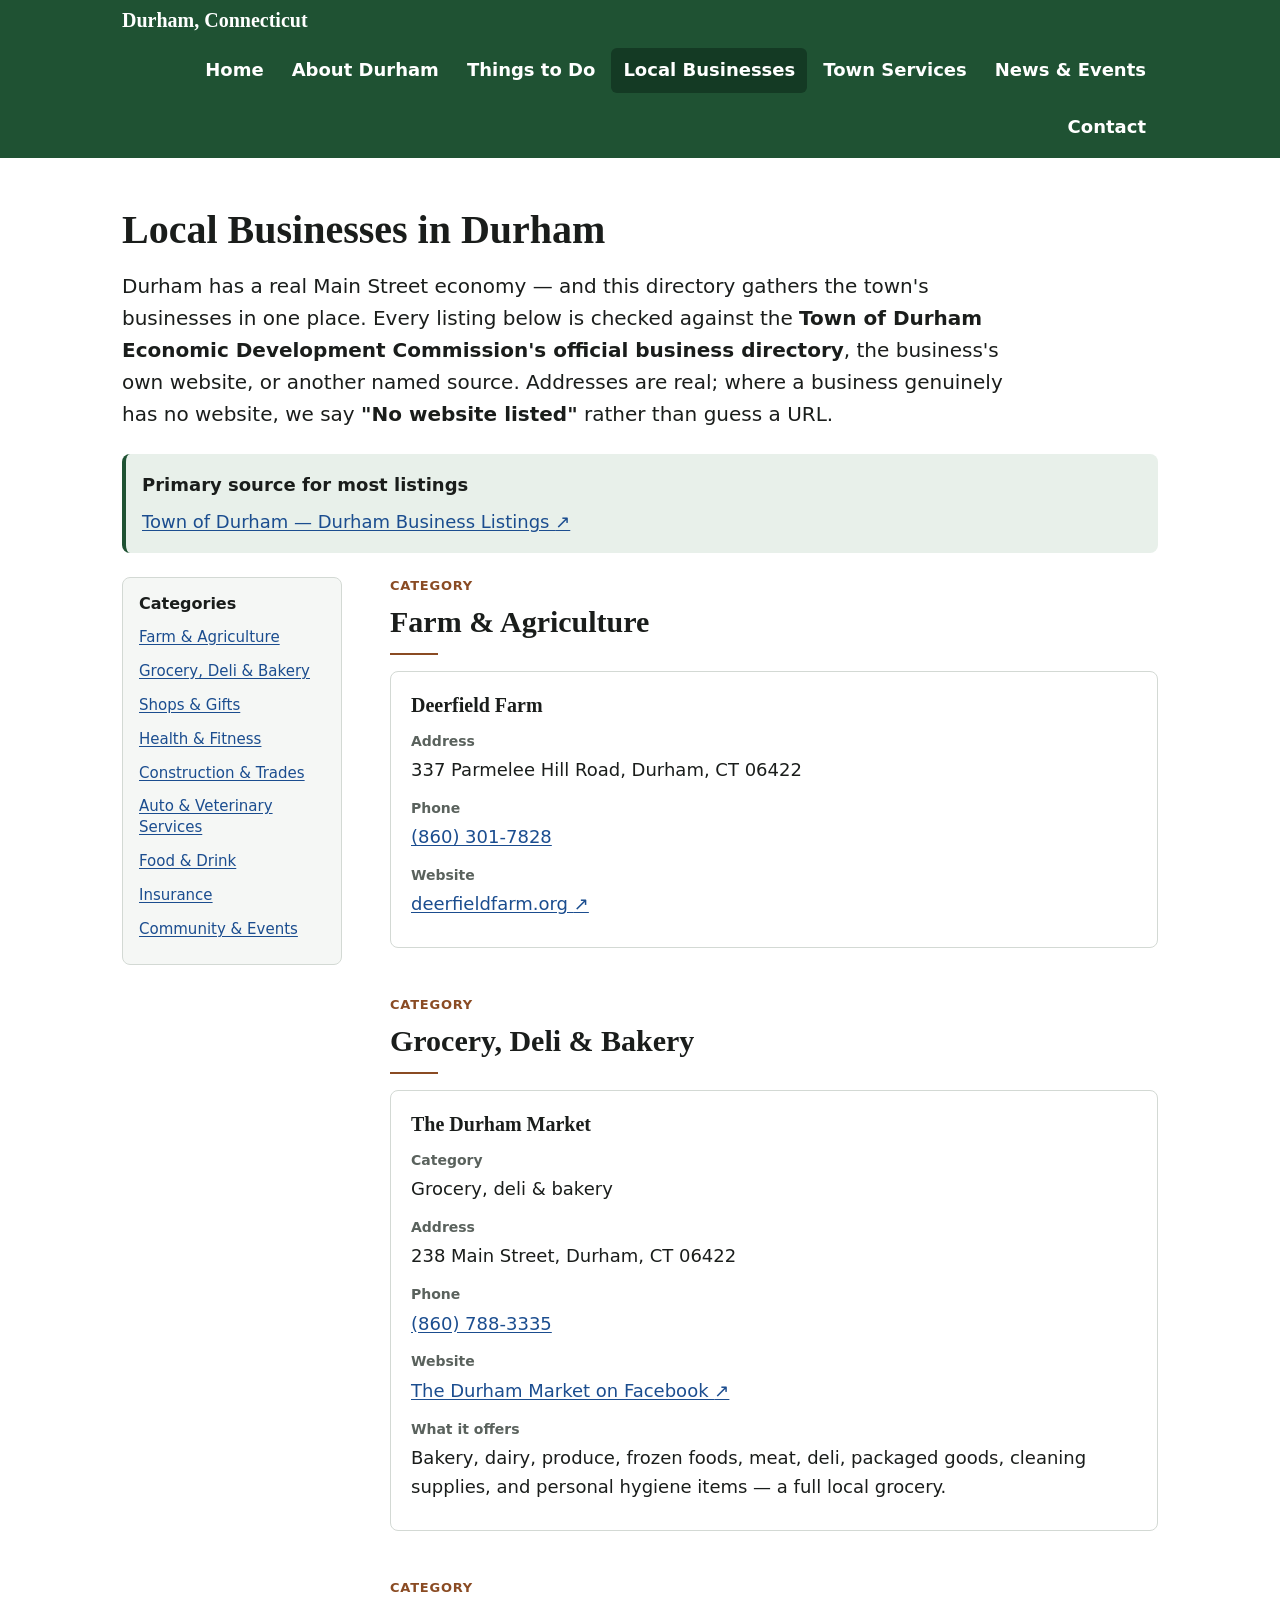
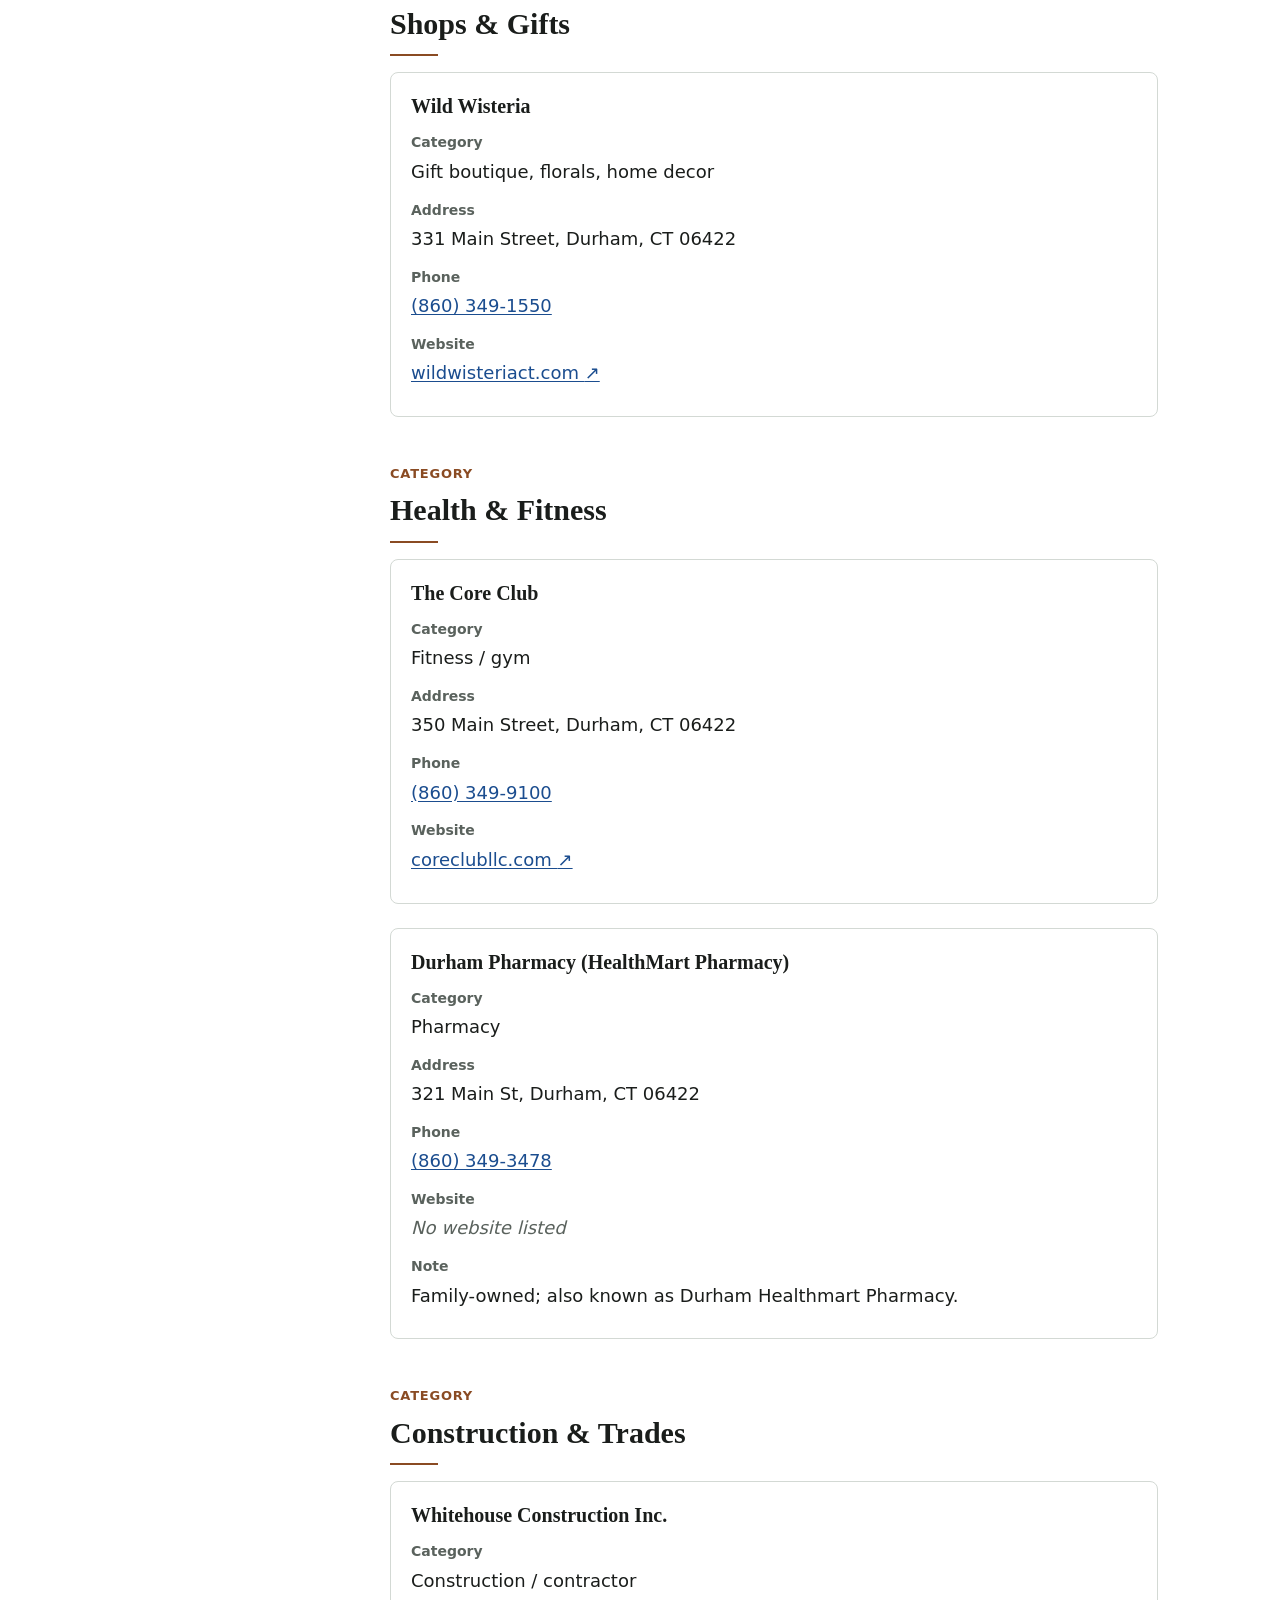
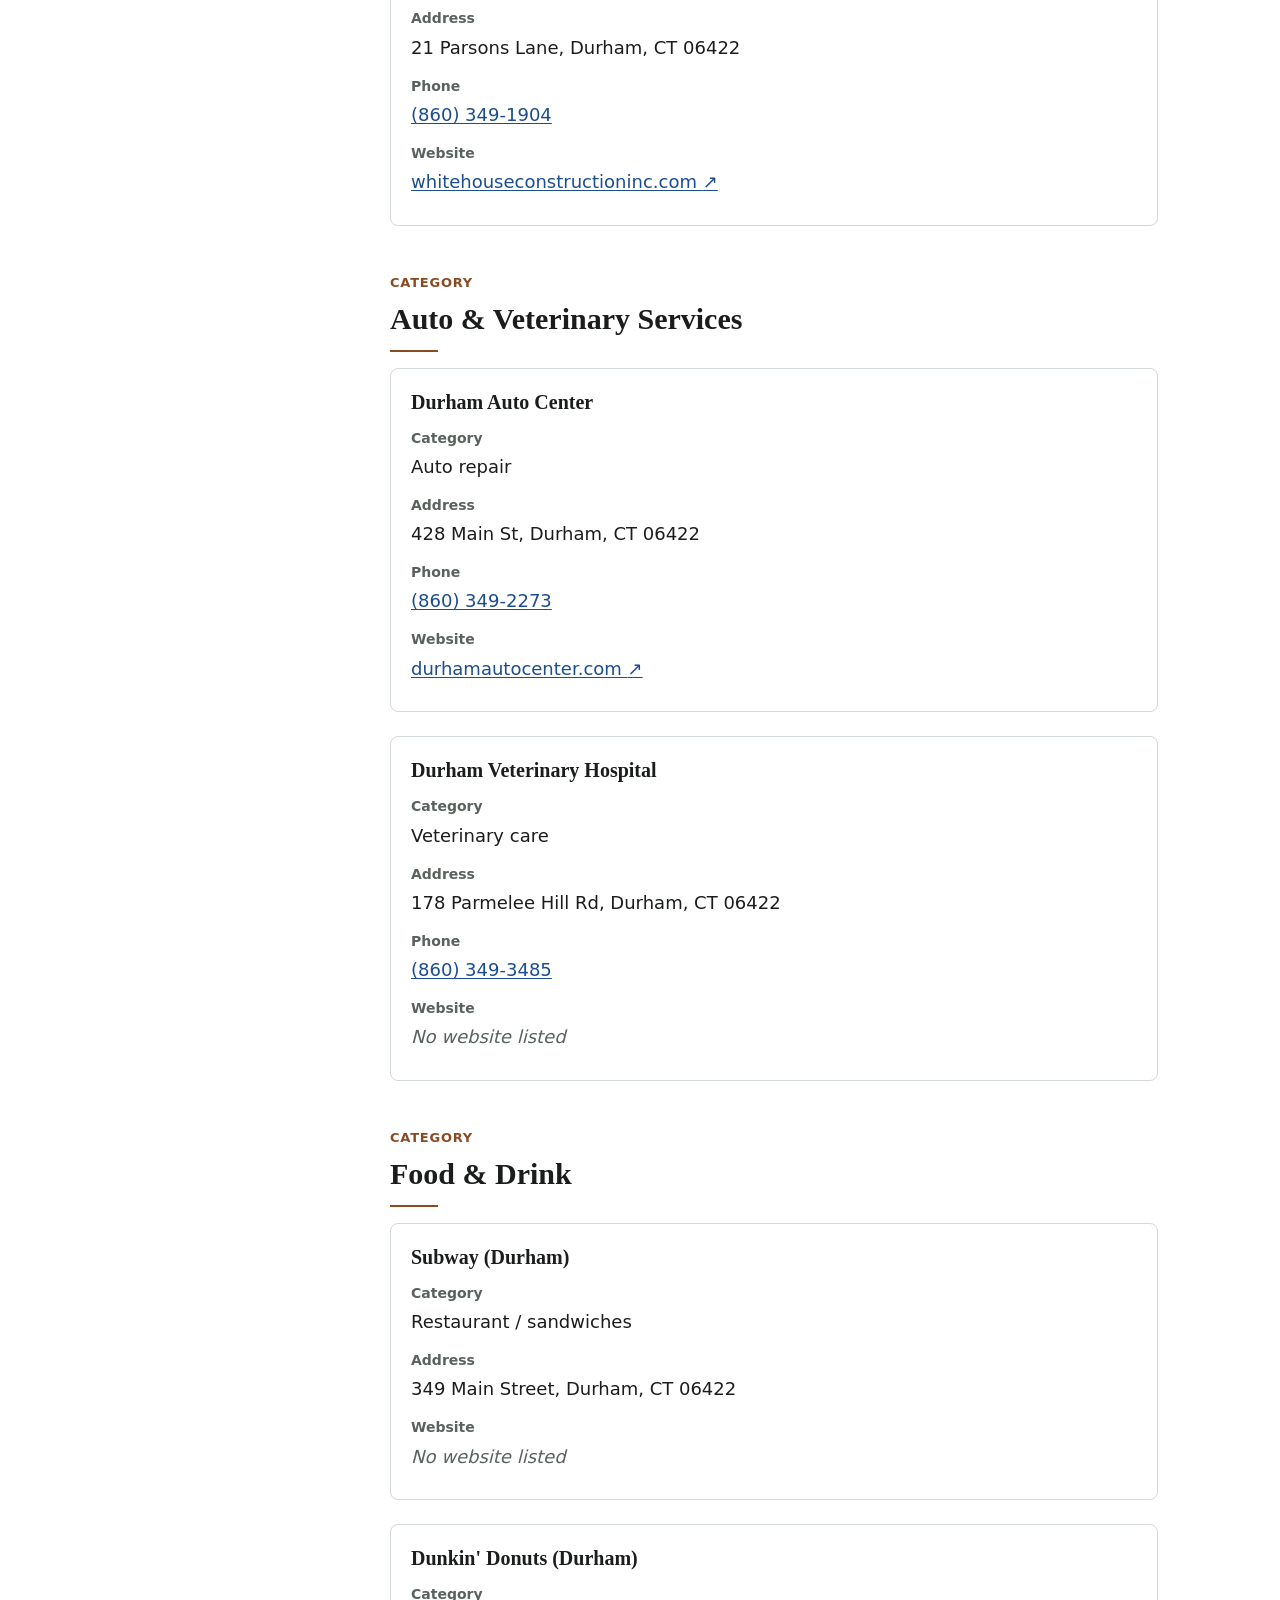
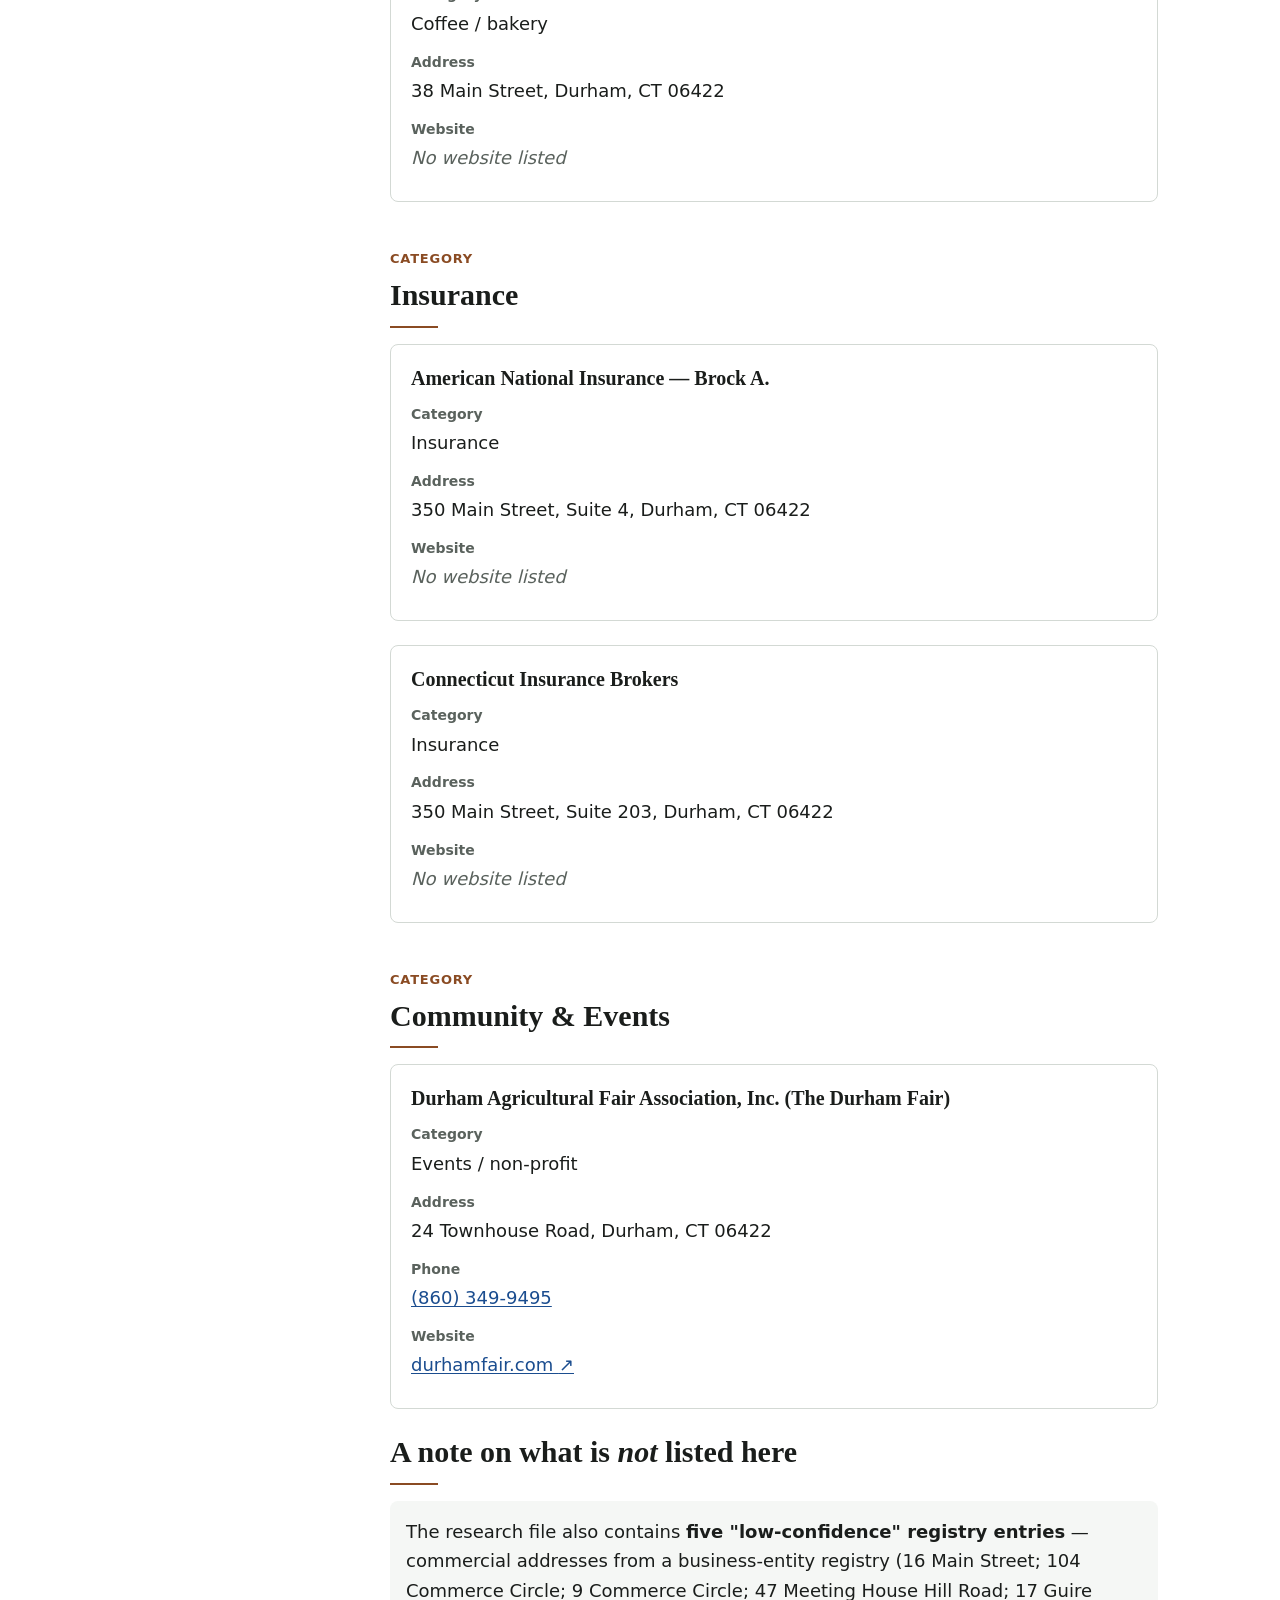
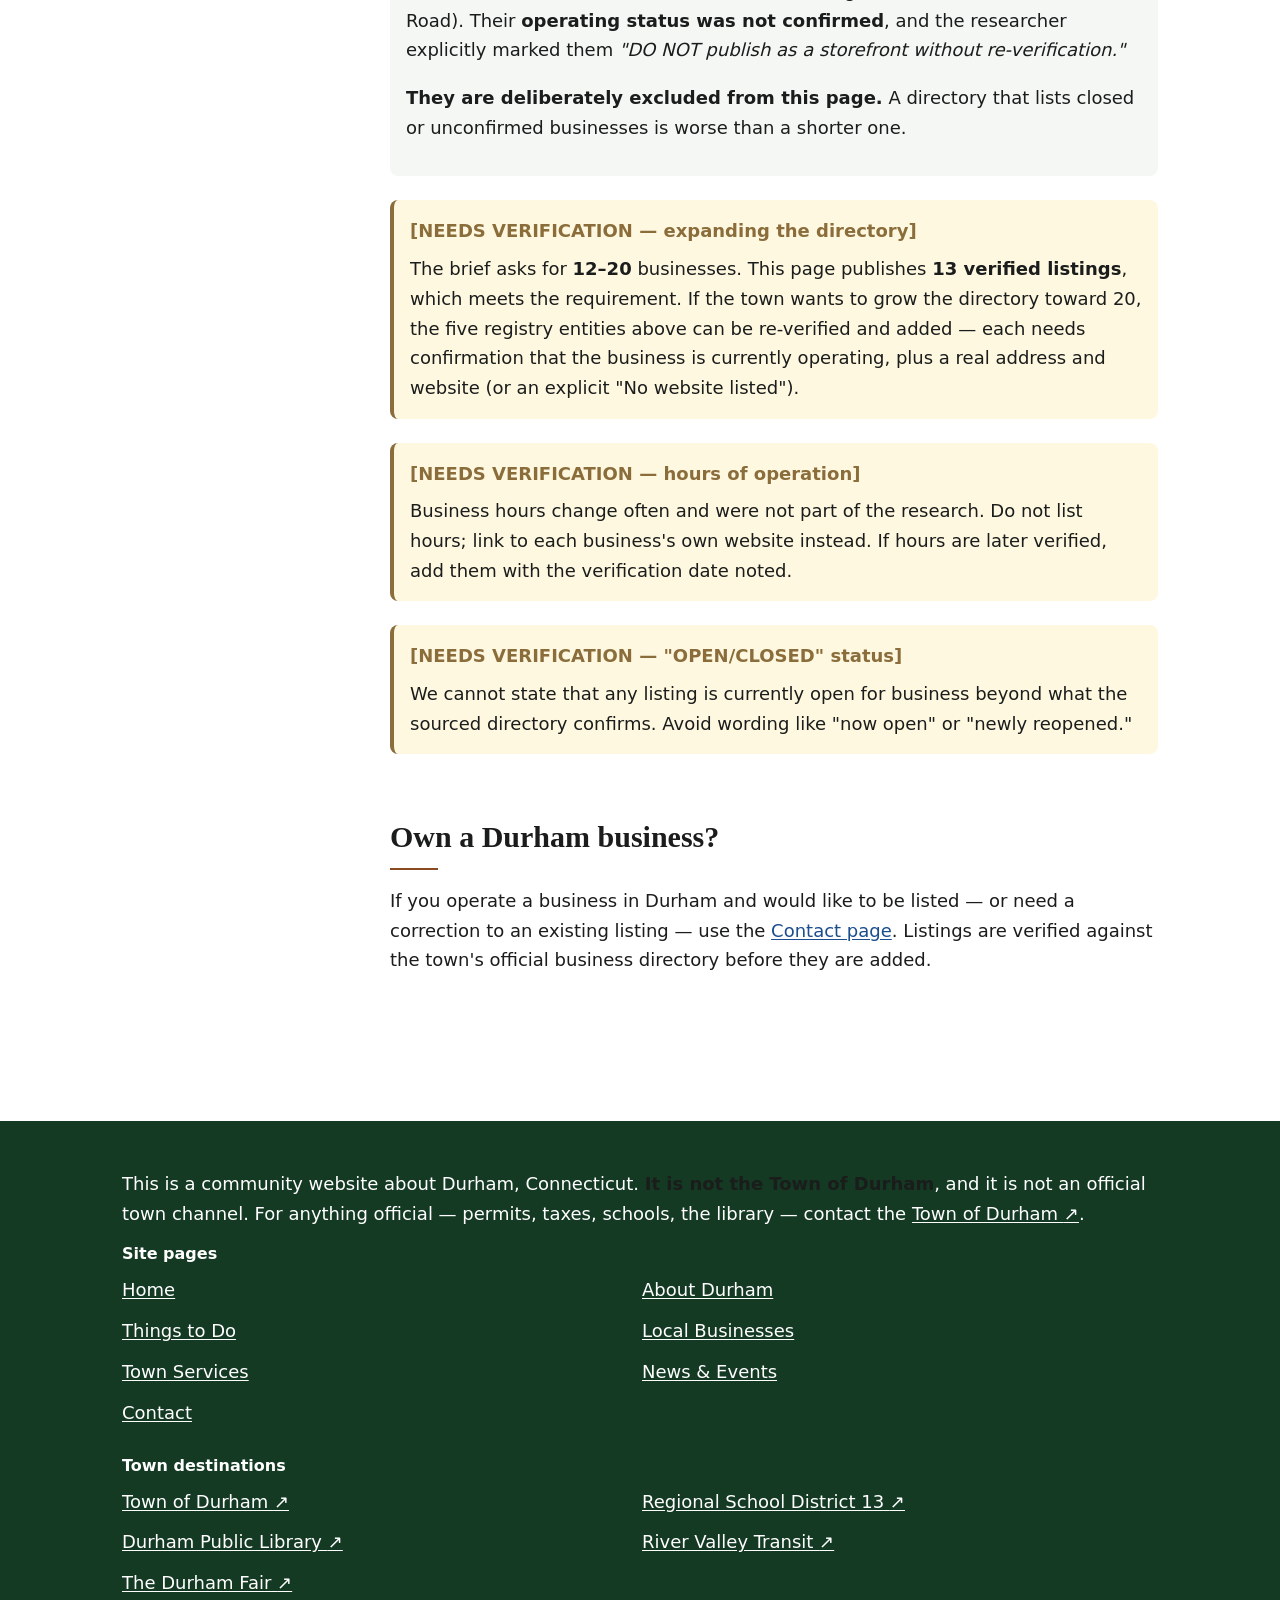
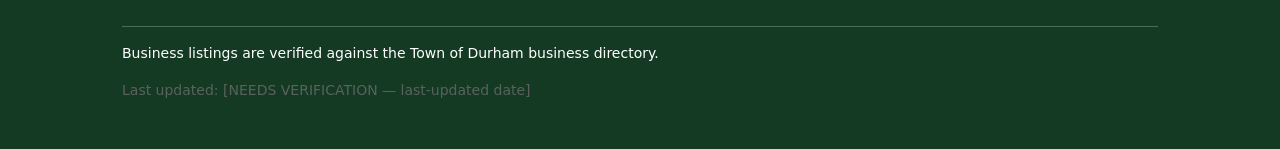
<file: local-businesses.html>
<!DOCTYPE html>
<html lang="en">
<head>
<meta charset="utf-8">
<meta name="viewport" content="width=device-width, initial-scale=1">
<title>Durham, CT Local Businesses — Directory</title>
<meta name="description" content="A directory of local businesses in Durham, Connecticut — farms, shops, restaurants, services, and trades — with addresses and websites, verified against the town's official business listings.">
<link rel="canonical" href="local-businesses.html">
<meta property="og:type" content="website">
<meta property="og:site_name" content="Durham, Connecticut — Community Website">
<meta property="og:title" content="Durham, CT Local Businesses — Directory">
<meta property="og:description" content="A directory of local businesses in Durham, Connecticut — farms, shops, restaurants, services, and trades — with addresses and websites, verified against the town's official business listings.">
<meta property="og:url" content="local-businesses.html">
<meta name="twitter:card" content="summary">
<link rel="icon" href="data:,">
<link rel="stylesheet" href="assets/css/style.css">
</head>
<body>
<a class="skip-link" href="#main">Skip to main content</a>

<header class="site-header">
  <div class="container site-header__inner">
    <a class="wordmark" href="index.html" aria-label="Durham, Connecticut — home">Durham, Connecticut</a>
    <button class="nav-toggle" type="button" aria-expanded="false" aria-controls="site-nav">
      <svg class="nav-toggle__icon" width="20" height="20" viewBox="0 0 20 20" aria-hidden="true" focusable="false">
        <rect x="1" y="3" width="18" height="2.5" fill="currentColor"></rect>
        <rect x="1" y="8.75" width="18" height="2.5" fill="currentColor"></rect>
        <rect x="1" y="14.5" width="18" height="2.5" fill="currentColor"></rect>
      </svg>
      Menu
    </button>
    <nav class="site-nav" id="site-nav" aria-label="Main">
      <ul class="site-nav__list">
        <li><a class="site-nav__link" href="index.html">Home</a></li>
        <li><a class="site-nav__link" href="about.html">About Durham</a></li>
        <li><a class="site-nav__link" href="things-to-do.html">Things to Do</a></li>
        <li><a class="site-nav__link" href="local-businesses.html" aria-current="page">Local Businesses</a></li>
        <li><a class="site-nav__link" href="town-services.html">Town Services</a></li>
        <li><a class="site-nav__link" href="news-events.html">News &amp; Events</a></li>
        <li><a class="site-nav__link" href="contact.html">Contact</a></li>
      </ul>
    </nav>
  </div>
</header>

<main id="main" class="page-body">
  <div class="container">
    <h1>Local Businesses in Durham</h1>
    <p class="lead">Durham has a real Main Street economy — and this directory gathers the town's businesses in one place. Every listing below is checked against the <strong>Town of Durham Economic Development Commission's official business directory</strong>, the business's own website, or another named source. Addresses are real; where a business genuinely has no website, we say <strong>"No website listed"</strong> rather than guess a URL.</p>

    <div class="callout callout--info">
      <span class="callout__label">Primary source for most listings</span>
      <p><a href="https://www.townofdurhamct.org/subpages/durham-business-listings" target="_blank" rel="noopener noreferrer">Town of Durham — Durham Business Listings <span aria-hidden="true">↗</span><span class="visually-hidden"> (opens in a new tab)</span></a></p>
    </div>

    <div class="biz-layout">
      <nav class="biz-rail" aria-label="Business categories on this page">
        <h2>Categories</h2>
        <ul>
          <li><a href="#farm-agriculture">Farm &amp; Agriculture</a></li>
          <li><a href="#grocery-deli-bakery">Grocery, Deli &amp; Bakery</a></li>
          <li><a href="#shops-gifts">Shops &amp; Gifts</a></li>
          <li><a href="#health-fitness">Health &amp; Fitness</a></li>
          <li><a href="#construction-trades">Construction &amp; Trades</a></li>
          <li><a href="#auto-veterinary">Auto &amp; Veterinary Services</a></li>
          <li><a href="#food-drink">Food &amp; Drink</a></li>
          <li><a href="#insurance">Insurance</a></li>
          <li><a href="#community-events">Community &amp; Events</a></li>
        </ul>
      </nav>

      <div>
        <section class="biz-category" aria-labelledby="farm-agriculture">
          <span class="eyebrow">Category</span>
          <h2 id="farm-agriculture">Farm &amp; Agriculture</h2>
          <ul class="biz-list">
            <li class="card">
              <h3>Deerfield Farm</h3>
              <dl class="biz-details">
                <dt>Address</dt>
                <dd>337 Parmelee Hill Road, Durham, CT 06422</dd>
                <dt>Phone</dt>
                <dd><a href="tel:+18603017828">(860) 301-7828</a></dd>
                <dt>Website</dt>
                <dd><a href="https://www.deerfieldfarm.org" target="_blank" rel="noopener noreferrer">deerfieldfarm.org <span aria-hidden="true">↗</span><span class="visually-hidden"> (opens in a new tab)</span></a></dd>
              </dl>
            </li>
          </ul>
        </section>

        <section class="biz-category" aria-labelledby="grocery-deli-bakery">
          <span class="eyebrow">Category</span>
          <h2 id="grocery-deli-bakery">Grocery, Deli &amp; Bakery</h2>
          <ul class="biz-list">
            <li class="card">
              <h3>The Durham Market</h3>
              <dl class="biz-details">
                <dt>Category</dt>
                <dd>Grocery, deli &amp; bakery</dd>
                <dt>Address</dt>
                <dd>238 Main Street, Durham, CT 06422</dd>
                <dt>Phone</dt>
                <dd><a href="tel:+18607883335">(860) 788-3335</a></dd>
                <dt>Website</dt>
                <dd><a href="https://www.facebook.com/TheDurhamMarket/" target="_blank" rel="noopener noreferrer">The Durham Market on Facebook <span aria-hidden="true">↗</span><span class="visually-hidden"> (opens in a new tab)</span></a></dd>
                <dt>What it offers</dt>
                <dd>Bakery, dairy, produce, frozen foods, meat, deli, packaged goods, cleaning supplies, and personal hygiene items — a full local grocery.</dd>
              </dl>
            </li>
          </ul>
        </section>

        <section class="biz-category" aria-labelledby="shops-gifts">
          <span class="eyebrow">Category</span>
          <h2 id="shops-gifts">Shops &amp; Gifts</h2>
          <ul class="biz-list">
            <li class="card">
              <h3>Wild Wisteria</h3>
              <dl class="biz-details">
                <dt>Category</dt>
                <dd>Gift boutique, florals, home decor</dd>
                <dt>Address</dt>
                <dd>331 Main Street, Durham, CT 06422</dd>
                <dt>Phone</dt>
                <dd><a href="tel:+18603491550">(860) 349-1550</a></dd>
                <dt>Website</dt>
                <dd><a href="http://www.wildwisteriact.com/" target="_blank" rel="noopener noreferrer">wildwisteriact.com <span aria-hidden="true">↗</span><span class="visually-hidden"> (opens in a new tab)</span></a></dd>
              </dl>
            </li>
          </ul>
        </section>

        <section class="biz-category" aria-labelledby="health-fitness">
          <span class="eyebrow">Category</span>
          <h2 id="health-fitness">Health &amp; Fitness</h2>
          <ul class="biz-list">
            <li class="card">
              <h3>The Core Club</h3>
              <dl class="biz-details">
                <dt>Category</dt>
                <dd>Fitness / gym</dd>
                <dt>Address</dt>
                <dd>350 Main Street, Durham, CT 06422</dd>
                <dt>Phone</dt>
                <dd><a href="tel:+18603499100">(860) 349-9100</a></dd>
                <dt>Website</dt>
                <dd><a href="https://coreclubllc.com" target="_blank" rel="noopener noreferrer">coreclubllc.com <span aria-hidden="true">↗</span><span class="visually-hidden"> (opens in a new tab)</span></a></dd>
              </dl>
            </li>
            <li class="card">
              <h3>Durham Pharmacy (HealthMart Pharmacy)</h3>
              <dl class="biz-details">
                <dt>Category</dt>
                <dd>Pharmacy</dd>
                <dt>Address</dt>
                <dd>321 Main St, Durham, CT 06422</dd>
                <dt>Phone</dt>
                <dd><a href="tel:+18603493478">(860) 349-3478</a></dd>
                <dt>Website</dt>
                <dd><span class="no-website">No website listed</span></dd>
                <dt>Note</dt>
                <dd>Family-owned; also known as Durham Healthmart Pharmacy.</dd>
              </dl>
            </li>
          </ul>
        </section>

        <section class="biz-category" aria-labelledby="construction-trades">
          <span class="eyebrow">Category</span>
          <h2 id="construction-trades">Construction &amp; Trades</h2>
          <ul class="biz-list">
            <li class="card">
              <h3>Whitehouse Construction Inc.</h3>
              <dl class="biz-details">
                <dt>Category</dt>
                <dd>Construction / contractor</dd>
                <dt>Address</dt>
                <dd>21 Parsons Lane, Durham, CT 06422</dd>
                <dt>Phone</dt>
                <dd><a href="tel:+18603491904">(860) 349-1904</a></dd>
                <dt>Website</dt>
                <dd><a href="https://www.whitehouseconstructioninc.com" target="_blank" rel="noopener noreferrer">whitehouseconstructioninc.com <span aria-hidden="true">↗</span><span class="visually-hidden"> (opens in a new tab)</span></a></dd>
              </dl>
            </li>
          </ul>
        </section>

        <section class="biz-category" aria-labelledby="auto-veterinary">
          <span class="eyebrow">Category</span>
          <h2 id="auto-veterinary">Auto &amp; Veterinary Services</h2>
          <ul class="biz-list">
            <li class="card">
              <h3>Durham Auto Center</h3>
              <dl class="biz-details">
                <dt>Category</dt>
                <dd>Auto repair</dd>
                <dt>Address</dt>
                <dd>428 Main St, Durham, CT 06422</dd>
                <dt>Phone</dt>
                <dd><a href="tel:+18603492273">(860) 349-2273</a></dd>
                <dt>Website</dt>
                <dd><a href="http://durhamautocenter.com" target="_blank" rel="noopener noreferrer">durhamautocenter.com <span aria-hidden="true">↗</span><span class="visually-hidden"> (opens in a new tab)</span></a></dd>
              </dl>
            </li>
            <li class="card">
              <h3>Durham Veterinary Hospital</h3>
              <dl class="biz-details">
                <dt>Category</dt>
                <dd>Veterinary care</dd>
                <dt>Address</dt>
                <dd>178 Parmelee Hill Rd, Durham, CT 06422</dd>
                <dt>Phone</dt>
                <dd><a href="tel:+18603493485">(860) 349-3485</a></dd>
                <dt>Website</dt>
                <dd><span class="no-website">No website listed</span></dd>
              </dl>
            </li>
          </ul>
        </section>

        <section class="biz-category" aria-labelledby="food-drink">
          <span class="eyebrow">Category</span>
          <h2 id="food-drink">Food &amp; Drink</h2>
          <ul class="biz-list">
            <li class="card">
              <h3>Subway (Durham)</h3>
              <dl class="biz-details">
                <dt>Category</dt>
                <dd>Restaurant / sandwiches</dd>
                <dt>Address</dt>
                <dd>349 Main Street, Durham, CT 06422</dd>
                <dt>Website</dt>
                <dd><span class="no-website">No website listed</span></dd>
              </dl>
            </li>
            <li class="card">
              <h3>Dunkin' Donuts (Durham)</h3>
              <dl class="biz-details">
                <dt>Category</dt>
                <dd>Coffee / bakery</dd>
                <dt>Address</dt>
                <dd>38 Main Street, Durham, CT 06422</dd>
                <dt>Website</dt>
                <dd><span class="no-website">No website listed</span></dd>
              </dl>
            </li>
          </ul>
        </section>

        <section class="biz-category" aria-labelledby="insurance">
          <span class="eyebrow">Category</span>
          <h2 id="insurance">Insurance</h2>
          <ul class="biz-list">
            <li class="card">
              <h3>American National Insurance — Brock A.</h3>
              <dl class="biz-details">
                <dt>Category</dt>
                <dd>Insurance</dd>
                <dt>Address</dt>
                <dd>350 Main Street, Suite 4, Durham, CT 06422</dd>
                <dt>Website</dt>
                <dd><span class="no-website">No website listed</span></dd>
              </dl>
            </li>
            <li class="card">
              <h3>Connecticut Insurance Brokers</h3>
              <dl class="biz-details">
                <dt>Category</dt>
                <dd>Insurance</dd>
                <dt>Address</dt>
                <dd>350 Main Street, Suite 203, Durham, CT 06422</dd>
                <dt>Website</dt>
                <dd><span class="no-website">No website listed</span></dd>
              </dl>
            </li>
          </ul>
        </section>

        <section class="biz-category" aria-labelledby="community-events">
          <span class="eyebrow">Category</span>
          <h2 id="community-events">Community &amp; Events</h2>
          <ul class="biz-list">
            <li class="card">
              <h3>Durham Agricultural Fair Association, Inc. (The Durham Fair)</h3>
              <dl class="biz-details">
                <dt>Category</dt>
                <dd>Events / non-profit</dd>
                <dt>Address</dt>
                <dd>24 Townhouse Road, Durham, CT 06422</dd>
                <dt>Phone</dt>
                <dd><a href="tel:+18603499495">(860) 349-9495</a></dd>
                <dt>Website</dt>
                <dd><a href="https://www.durhamfair.com/" target="_blank" rel="noopener noreferrer">durhamfair.com <span aria-hidden="true">↗</span><span class="visually-hidden"> (opens in a new tab)</span></a></dd>
              </dl>
            </li>
          </ul>
        </section>

        <section class="page-section" aria-labelledby="not-listed">
          <h2 id="not-listed">A note on what is <em>not</em> listed here</h2>
          <div class="note-block">
            <p>The research file also contains <strong>five "low-confidence" registry entries</strong> — commercial addresses from a business-entity registry (16 Main Street; 104 Commerce Circle; 9 Commerce Circle; 47 Meeting House Hill Road; 17 Guire Road). Their <strong>operating status was not confirmed</strong>, and the researcher explicitly marked them <em>"DO NOT publish as a storefront without re-verification."</em></p>
            <p><strong>They are deliberately excluded from this page.</strong> A directory that lists closed or unconfirmed businesses is worse than a shorter one.</p>
          </div>

          <div class="callout callout--verify">
            <span class="callout__label">[NEEDS VERIFICATION — expanding the directory]</span>
            <p>The brief asks for <strong>12–20</strong> businesses. This page publishes <strong>13 verified listings</strong>, which meets the requirement. If the town wants to grow the directory toward 20, the five registry entities above can be re-verified and added — each needs confirmation that the business is currently operating, plus a real address and website (or an explicit "No website listed").</p>
          </div>

          <div class="callout callout--verify">
            <span class="callout__label">[NEEDS VERIFICATION — hours of operation]</span>
            <p>Business hours change often and were not part of the research. Do not list hours; link to each business's own website instead. If hours are later verified, add them with the verification date noted.</p>
          </div>

          <div class="callout callout--verify">
            <span class="callout__label">[NEEDS VERIFICATION — "OPEN/CLOSED" status]</span>
            <p>We cannot state that any listing is currently open for business beyond what the sourced directory confirms. Avoid wording like "now open" or "newly reopened."</p>
          </div>
        </section>

        <section class="page-section" aria-labelledby="own-a-business">
          <h2 id="own-a-business">Own a Durham business?</h2>
          <p>If you operate a business in Durham and would like to be listed — or need a correction to an existing listing — use the <a href="contact.html">Contact page</a>. Listings are verified against the town's official business directory before they are added.</p>
        </section>
      </div>
    </div>
  </div>
</main>

<footer class="site-footer">
  <div class="container">
    <p>This is a community website about Durham, Connecticut. <strong>It is not the Town of Durham</strong>, and it is not an official town channel. For anything official — permits, taxes, schools, the library — contact the <a href="https://www.townofdurhamct.org/" target="_blank" rel="noopener noreferrer">Town of Durham <span aria-hidden="true">↗</span><span class="visually-hidden"> (opens in a new tab)</span></a>.</p>

    <h2>Site pages</h2>
    <ul class="footer-links">
      <li><a href="index.html">Home</a></li>
      <li><a href="about.html">About Durham</a></li>
      <li><a href="things-to-do.html">Things to Do</a></li>
      <li><a href="local-businesses.html">Local Businesses</a></li>
      <li><a href="town-services.html">Town Services</a></li>
      <li><a href="news-events.html">News &amp; Events</a></li>
      <li><a href="contact.html">Contact</a></li>
    </ul>

    <h2>Town destinations</h2>
    <ul class="footer-links">
      <li><a href="https://www.townofdurhamct.org/" target="_blank" rel="noopener noreferrer">Town of Durham <span aria-hidden="true">↗</span><span class="visually-hidden"> (opens in a new tab)</span></a></li>
      <li><a href="https://www.rsd13ct.org/" target="_blank" rel="noopener noreferrer">Regional School District 13 <span aria-hidden="true">↗</span><span class="visually-hidden"> (opens in a new tab)</span></a></li>
      <li><a href="https://durhamlibrary.org/" target="_blank" rel="noopener noreferrer">Durham Public Library <span aria-hidden="true">↗</span><span class="visually-hidden"> (opens in a new tab)</span></a></li>
      <li><a href="https://rivervalleytransit.com/" target="_blank" rel="noopener noreferrer">River Valley Transit <span aria-hidden="true">↗</span><span class="visually-hidden"> (opens in a new tab)</span></a></li>
      <li><a href="https://www.durhamfair.com/" target="_blank" rel="noopener noreferrer">The Durham Fair <span aria-hidden="true">↗</span><span class="visually-hidden"> (opens in a new tab)</span></a></li>
    </ul>

    <div class="footer-note">
      <p>Business listings are verified against the Town of Durham business directory.</p>
      <p class="caption">Last updated: <span title="Pending verification">[NEEDS VERIFICATION — last-updated date]</span></p>
    </div>
  </div>
</footer>

<script src="assets/js/site.js" defer></script>
</body>
</html>
</file>
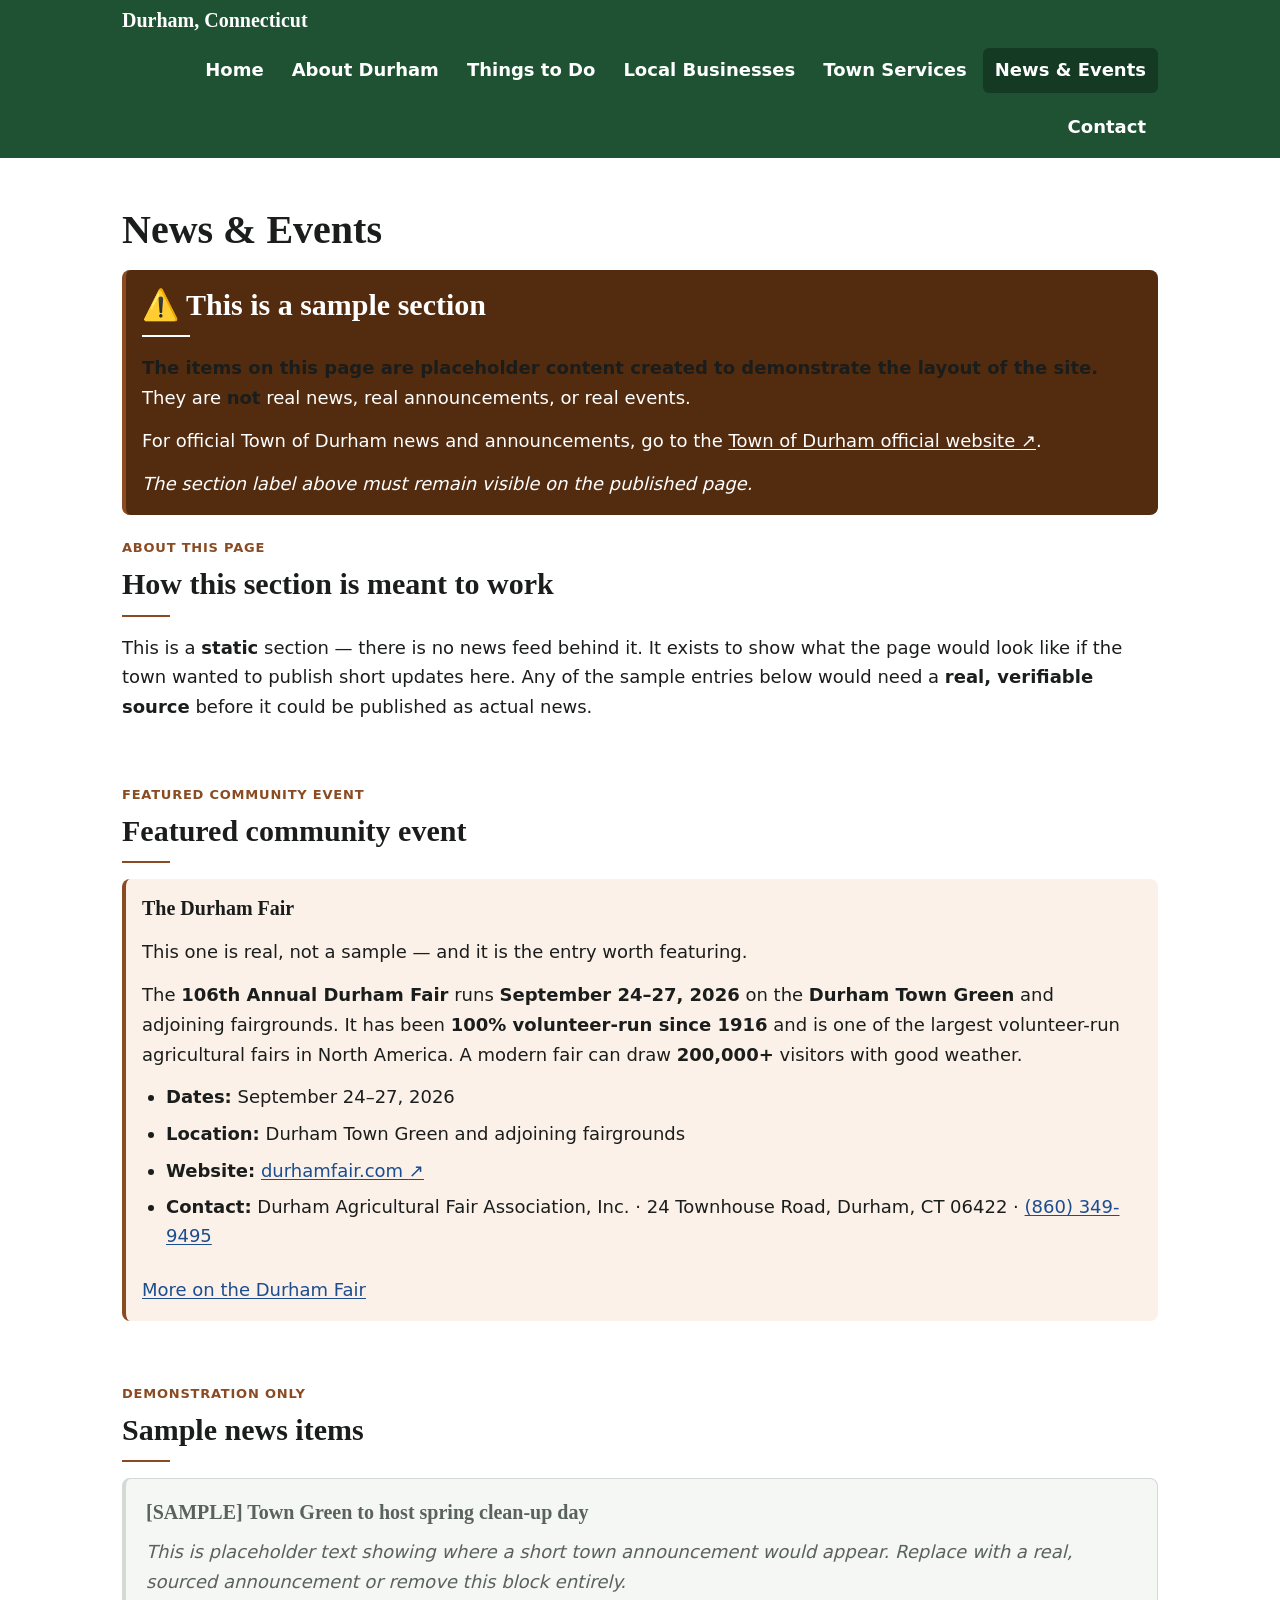
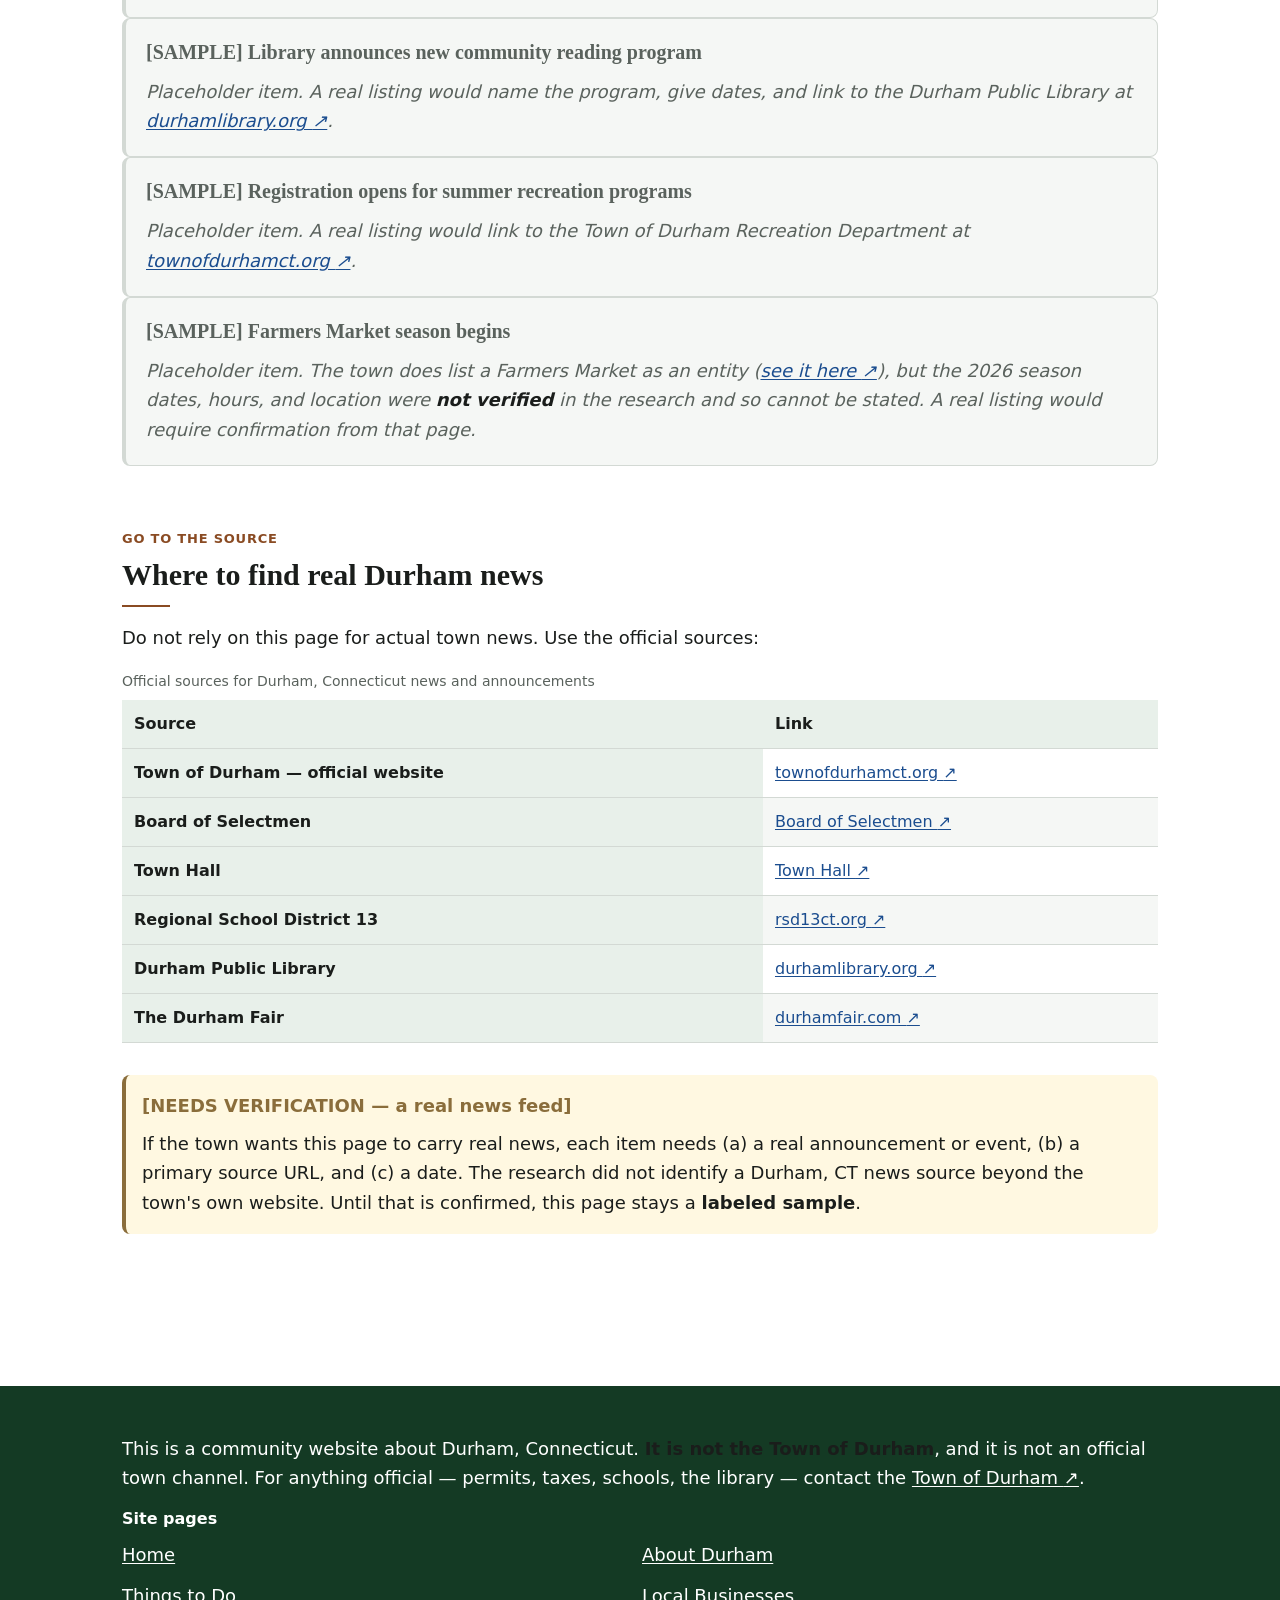
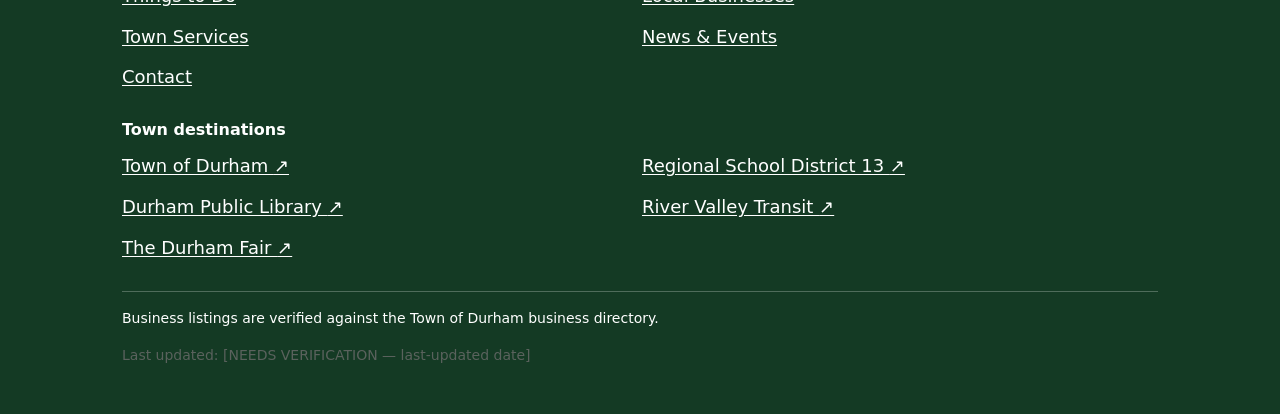
<file: news-events.html>
<!DOCTYPE html>
<html lang="en">
<head>
<meta charset="utf-8">
<meta name="viewport" content="width=device-width, initial-scale=1">
<title>Durham, CT News &amp; Events (Sample Section)</title>
<meta name="description" content="News and events for Durham, Connecticut. NOTE: this section contains clearly labeled sample content for demonstration — for official town news, visit townofdurhamct.org.">
<link rel="canonical" href="news-events.html">
<meta property="og:type" content="website">
<meta property="og:site_name" content="Durham, Connecticut — Community Website">
<meta property="og:title" content="Durham, CT News &amp; Events (Sample Section)">
<meta property="og:description" content="News and events for Durham, Connecticut. NOTE: this section contains clearly labeled sample content for demonstration — for official town news, visit townofdurhamct.org.">
<meta property="og:url" content="news-events.html">
<meta name="twitter:card" content="summary">
<link rel="icon" href="data:,">
<link rel="stylesheet" href="assets/css/style.css">
</head>
<body>
<a class="skip-link" href="#main">Skip to main content</a>

<header class="site-header">
  <div class="container site-header__inner">
    <a class="wordmark" href="index.html" aria-label="Durham, Connecticut — home">Durham, Connecticut</a>
    <button class="nav-toggle" type="button" aria-expanded="false" aria-controls="site-nav">
      <svg class="nav-toggle__icon" width="20" height="20" viewBox="0 0 20 20" aria-hidden="true" focusable="false">
        <rect x="1" y="3" width="18" height="2.5" fill="currentColor"></rect>
        <rect x="1" y="8.75" width="18" height="2.5" fill="currentColor"></rect>
        <rect x="1" y="14.5" width="18" height="2.5" fill="currentColor"></rect>
      </svg>
      Menu
    </button>
    <nav class="site-nav" id="site-nav" aria-label="Main">
      <ul class="site-nav__list">
        <li><a class="site-nav__link" href="index.html">Home</a></li>
        <li><a class="site-nav__link" href="about.html">About Durham</a></li>
        <li><a class="site-nav__link" href="things-to-do.html">Things to Do</a></li>
        <li><a class="site-nav__link" href="local-businesses.html">Local Businesses</a></li>
        <li><a class="site-nav__link" href="town-services.html">Town Services</a></li>
        <li><a class="site-nav__link" href="news-events.html" aria-current="page">News &amp; Events</a></li>
        <li><a class="site-nav__link" href="contact.html">Contact</a></li>
      </ul>
    </nav>
  </div>
</header>

<main id="main" class="page-body">
  <div class="container">
    <h1>News &amp; Events</h1>

    <div class="callout callout--notice">
      <h2 id="sample-banner">⚠️ This is a sample section</h2>
      <p><strong>The items on this page are placeholder content created to demonstrate the layout of the site.</strong> They are <strong>not</strong> real news, real announcements, or real events.</p>
      <p>For official Town of Durham news and announcements, go to the <a href="https://www.townofdurhamct.org/" target="_blank" rel="noopener noreferrer">Town of Durham official website <span aria-hidden="true">↗</span><span class="visually-hidden"> (opens in a new tab)</span></a>.</p>
      <p><em>The section label above must remain visible on the published page.</em></p>
    </div>

    <section class="page-section" aria-labelledby="how-it-works">
      <span class="eyebrow">About this page</span>
      <h2 id="how-it-works">How this section is meant to work</h2>
      <p>This is a <strong>static</strong> section — there is no news feed behind it. It exists to show what the page would look like if the town wanted to publish short updates here. Any of the sample entries below would need a <strong>real, verifiable source</strong> before it could be published as actual news.</p>
    </section>

    <section class="page-section" aria-labelledby="featured">
      <span class="eyebrow">Featured community event</span>
      <h2 id="featured">Featured community event</h2>

      <article class="callout callout--featured">
        <h3 id="durham-fair-feature">The Durham Fair</h3>
        <p>This one is real, not a sample — and it is the entry worth featuring.</p>
        <p>The <strong>106th Annual Durham Fair</strong> runs <strong>September 24–27, 2026</strong> on the <strong>Durham Town Green</strong> and adjoining fairgrounds. It has been <strong>100% volunteer-run since 1916</strong> and is one of the largest volunteer-run agricultural fairs in North America. A modern fair can draw <strong>200,000+</strong> visitors with good weather.</p>
        <ul>
          <li><strong>Dates:</strong> September 24–27, 2026</li>
          <li><strong>Location:</strong> Durham Town Green and adjoining fairgrounds</li>
          <li><strong>Website:</strong> <a href="https://www.durhamfair.com/" target="_blank" rel="noopener noreferrer">durhamfair.com <span aria-hidden="true">↗</span><span class="visually-hidden"> (opens in a new tab)</span></a></li>
          <li><strong>Contact:</strong> Durham Agricultural Fair Association, Inc. · 24 Townhouse Road, Durham, CT 06422 · <a href="tel:+18603499495">(860) 349-9495</a></li>
        </ul>
        <p><a href="things-to-do.html">More on the Durham Fair</a></p>
      </article>
    </section>

    <section class="page-section" aria-labelledby="sample-items">
      <span class="eyebrow">Demonstration only</span>
      <h2 id="sample-items">Sample news items</h2>

      <article class="card sample-item">
        <h3>[SAMPLE] Town Green to host spring clean-up day</h3>
        <p><em>This is placeholder text showing where a short town announcement would appear. Replace with a real, sourced announcement or remove this block entirely.</em></p>
      </article>

      <article class="card sample-item">
        <h3>[SAMPLE] Library announces new community reading program</h3>
        <p><em>Placeholder item. A real listing would name the program, give dates, and link to the Durham Public Library at <a href="https://durhamlibrary.org/" target="_blank" rel="noopener noreferrer">durhamlibrary.org <span aria-hidden="true">↗</span><span class="visually-hidden"> (opens in a new tab)</span></a>.</em></p>
      </article>

      <article class="card sample-item">
        <h3>[SAMPLE] Registration opens for summer recreation programs</h3>
        <p><em>Placeholder item. A real listing would link to the Town of Durham Recreation Department at <a href="https://www.townofdurhamct.org/entities/recreation-department" target="_blank" rel="noopener noreferrer">townofdurhamct.org <span aria-hidden="true">↗</span><span class="visually-hidden"> (opens in a new tab)</span></a>.</em></p>
      </article>

      <article class="card sample-item">
        <h3>[SAMPLE] Farmers Market season begins</h3>
        <p><em>Placeholder item. The town does list a Farmers Market as an entity (<a href="https://www.townofdurhamct.org/entities/farmers-market" target="_blank" rel="noopener noreferrer">see it here <span aria-hidden="true">↗</span><span class="visually-hidden"> (opens in a new tab)</span></a>), but the 2026 season dates, hours, and location were <strong>not verified</strong> in the research and so cannot be stated. A real listing would require confirmation from that page.</em></p>
      </article>
    </section>

    <section class="page-section" aria-labelledby="real-news">
      <span class="eyebrow">Go to the source</span>
      <h2 id="real-news">Where to find real Durham news</h2>
      <p>Do not rely on this page for actual town news. Use the official sources:</p>

      <div class="table-wrap">
        <table class="table-stack">
          <caption>Official sources for Durham, Connecticut news and announcements</caption>
          <thead>
            <tr>
              <th scope="col">Source</th>
              <th scope="col">Link</th>
            </tr>
          </thead>
          <tbody>
            <tr>
              <th scope="row" data-label="Source">Town of Durham — official website</th>
              <td data-label="Link"><a href="https://www.townofdurhamct.org/" target="_blank" rel="noopener noreferrer">townofdurhamct.org <span aria-hidden="true">↗</span><span class="visually-hidden"> (opens in a new tab)</span></a></td>
            </tr>
            <tr>
              <th scope="row" data-label="Source">Board of Selectmen</th>
              <td data-label="Link"><a href="https://www.townofdurhamct.org/entities/board-of-selectmen" target="_blank" rel="noopener noreferrer">Board of Selectmen <span aria-hidden="true">↗</span><span class="visually-hidden"> (opens in a new tab)</span></a></td>
            </tr>
            <tr>
              <th scope="row" data-label="Source">Town Hall</th>
              <td data-label="Link"><a href="https://www.townofdurhamct.org/entities/town-hall" target="_blank" rel="noopener noreferrer">Town Hall <span aria-hidden="true">↗</span><span class="visually-hidden"> (opens in a new tab)</span></a></td>
            </tr>
            <tr>
              <th scope="row" data-label="Source">Regional School District 13</th>
              <td data-label="Link"><a href="https://www.rsd13ct.org/" target="_blank" rel="noopener noreferrer">rsd13ct.org <span aria-hidden="true">↗</span><span class="visually-hidden"> (opens in a new tab)</span></a></td>
            </tr>
            <tr>
              <th scope="row" data-label="Source">Durham Public Library</th>
              <td data-label="Link"><a href="https://durhamlibrary.org/" target="_blank" rel="noopener noreferrer">durhamlibrary.org <span aria-hidden="true">↗</span><span class="visually-hidden"> (opens in a new tab)</span></a></td>
            </tr>
            <tr>
              <th scope="row" data-label="Source">The Durham Fair</th>
              <td data-label="Link"><a href="https://www.durhamfair.com/" target="_blank" rel="noopener noreferrer">durhamfair.com <span aria-hidden="true">↗</span><span class="visually-hidden"> (opens in a new tab)</span></a></td>
            </tr>
          </tbody>
        </table>
      </div>

      <div class="callout callout--verify">
        <span class="callout__label">[NEEDS VERIFICATION — a real news feed]</span>
        <p>If the town wants this page to carry real news, each item needs (a) a real announcement or event, (b) a primary source URL, and (c) a date. The research did not identify a Durham, CT news source beyond the town's own website. Until that is confirmed, this page stays a <strong>labeled sample</strong>.</p>
      </div>
    </section>
  </div>
</main>

<footer class="site-footer">
  <div class="container">
    <p>This is a community website about Durham, Connecticut. <strong>It is not the Town of Durham</strong>, and it is not an official town channel. For anything official — permits, taxes, schools, the library — contact the <a href="https://www.townofdurhamct.org/" target="_blank" rel="noopener noreferrer">Town of Durham <span aria-hidden="true">↗</span><span class="visually-hidden"> (opens in a new tab)</span></a>.</p>

    <h2>Site pages</h2>
    <ul class="footer-links">
      <li><a href="index.html">Home</a></li>
      <li><a href="about.html">About Durham</a></li>
      <li><a href="things-to-do.html">Things to Do</a></li>
      <li><a href="local-businesses.html">Local Businesses</a></li>
      <li><a href="town-services.html">Town Services</a></li>
      <li><a href="news-events.html">News &amp; Events</a></li>
      <li><a href="contact.html">Contact</a></li>
    </ul>

    <h2>Town destinations</h2>
    <ul class="footer-links">
      <li><a href="https://www.townofdurhamct.org/" target="_blank" rel="noopener noreferrer">Town of Durham <span aria-hidden="true">↗</span><span class="visually-hidden"> (opens in a new tab)</span></a></li>
      <li><a href="https://www.rsd13ct.org/" target="_blank" rel="noopener noreferrer">Regional School District 13 <span aria-hidden="true">↗</span><span class="visually-hidden"> (opens in a new tab)</span></a></li>
      <li><a href="https://durhamlibrary.org/" target="_blank" rel="noopener noreferrer">Durham Public Library <span aria-hidden="true">↗</span><span class="visually-hidden"> (opens in a new tab)</span></a></li>
      <li><a href="https://rivervalleytransit.com/" target="_blank" rel="noopener noreferrer">River Valley Transit <span aria-hidden="true">↗</span><span class="visually-hidden"> (opens in a new tab)</span></a></li>
      <li><a href="https://www.durhamfair.com/" target="_blank" rel="noopener noreferrer">The Durham Fair <span aria-hidden="true">↗</span><span class="visually-hidden"> (opens in a new tab)</span></a></li>
    </ul>

    <div class="footer-note">
      <p>Business listings are verified against the Town of Durham business directory.</p>
      <p class="caption">Last updated: <span title="Pending verification">[NEEDS VERIFICATION — last-updated date]</span></p>
    </div>
  </div>
</footer>

<script src="assets/js/site.js" defer></script>
</body>
</html>
</file>
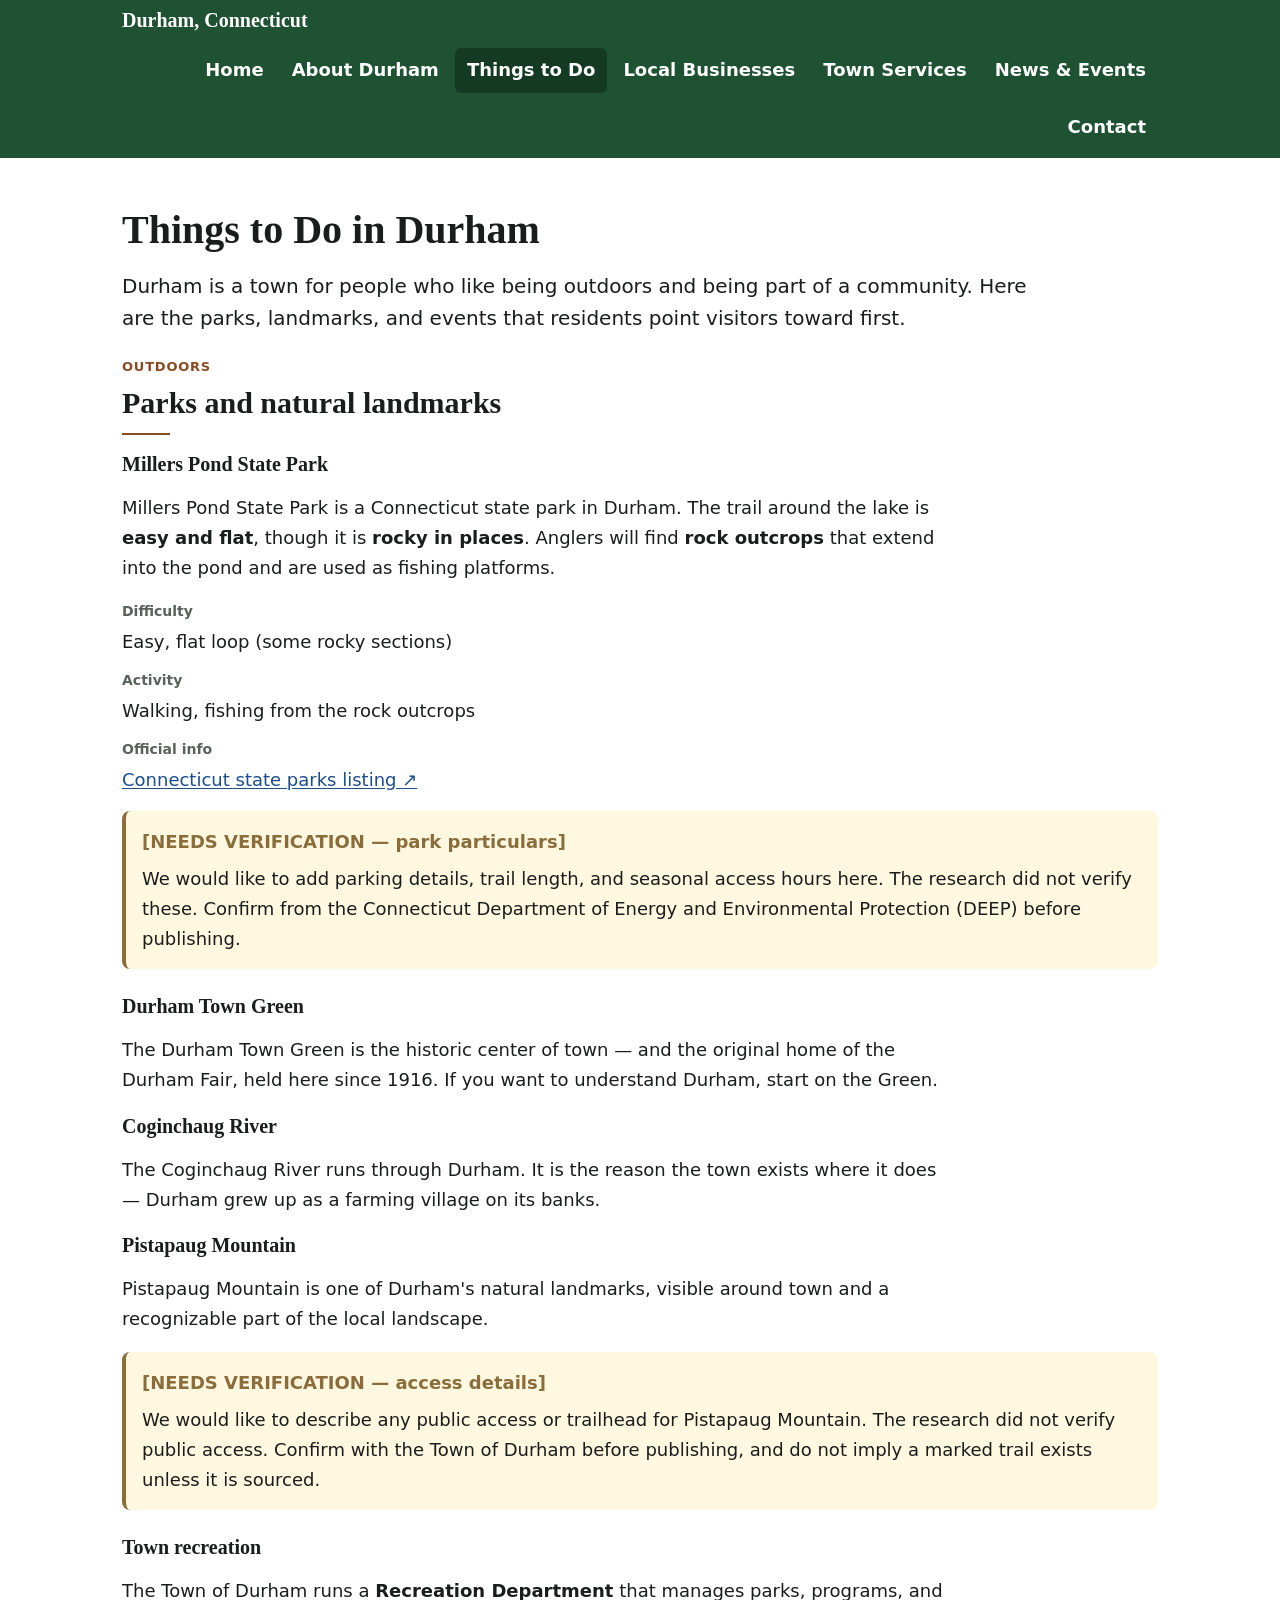
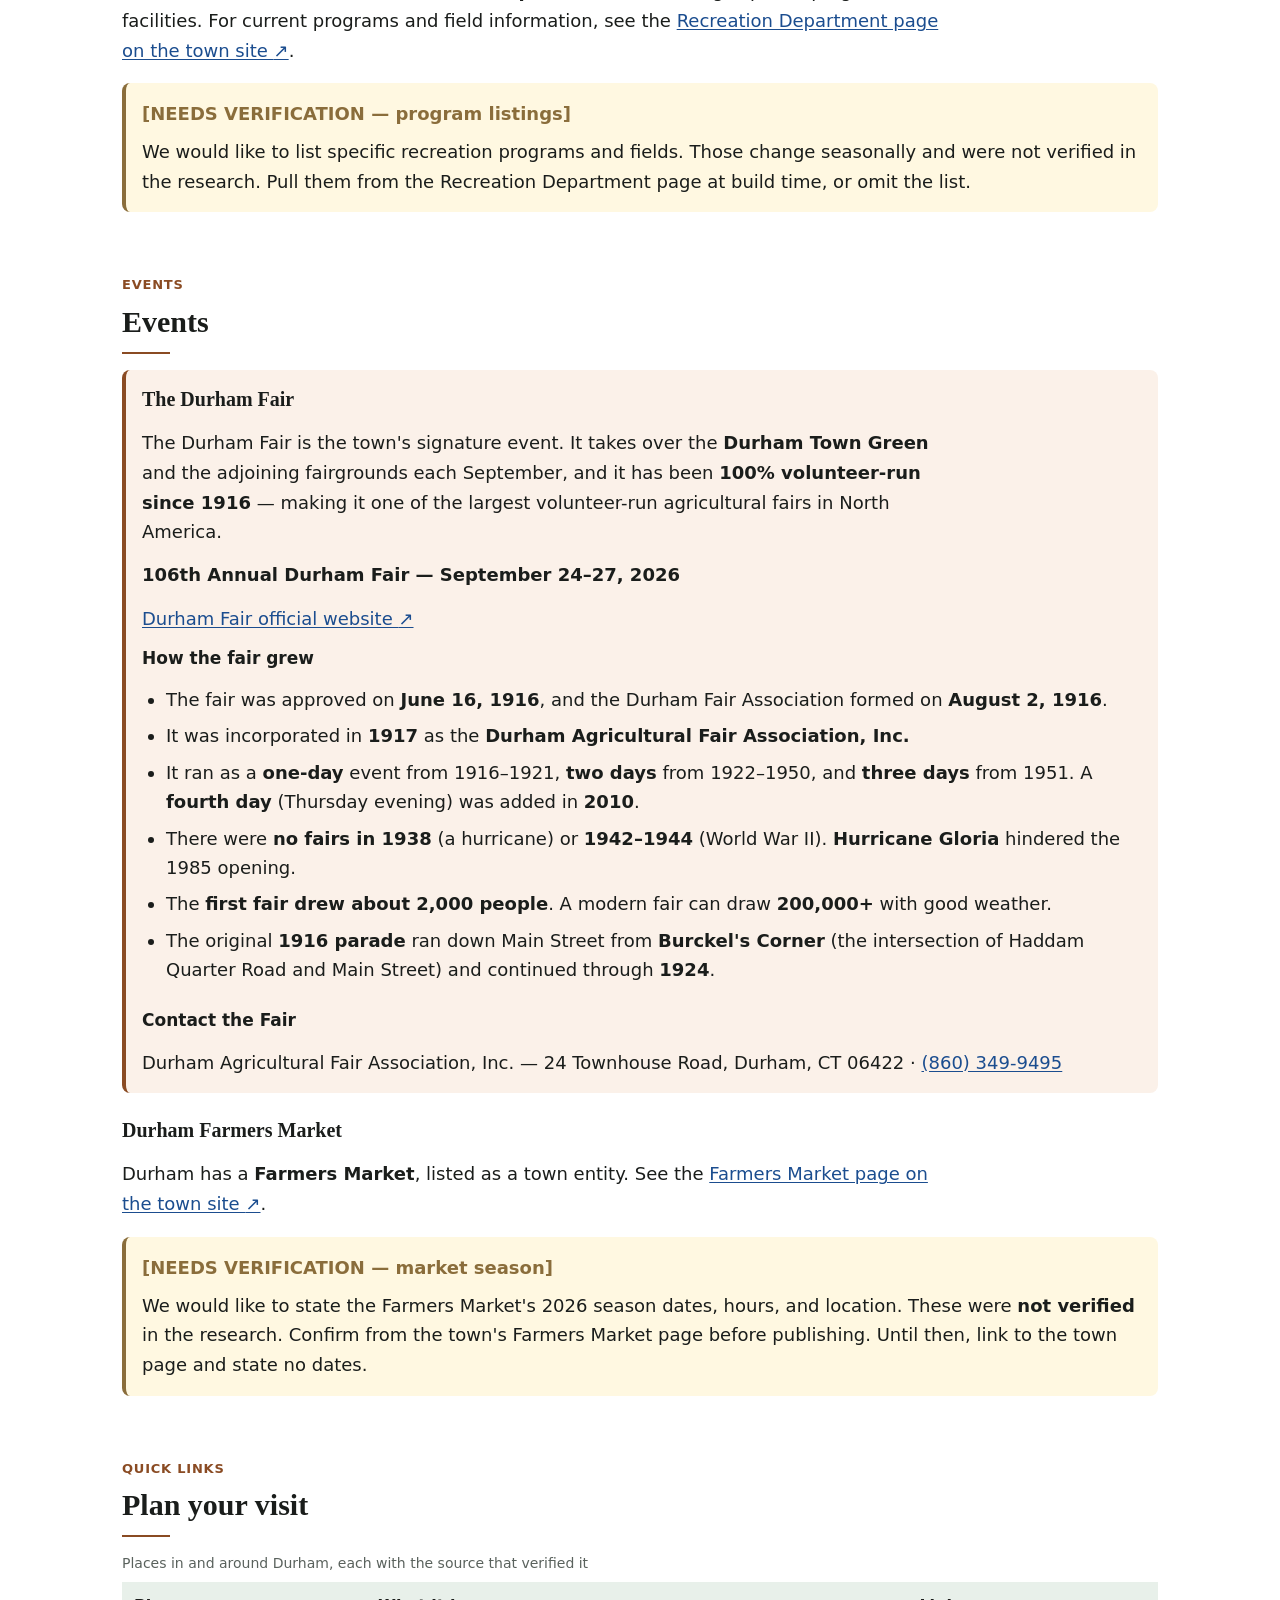
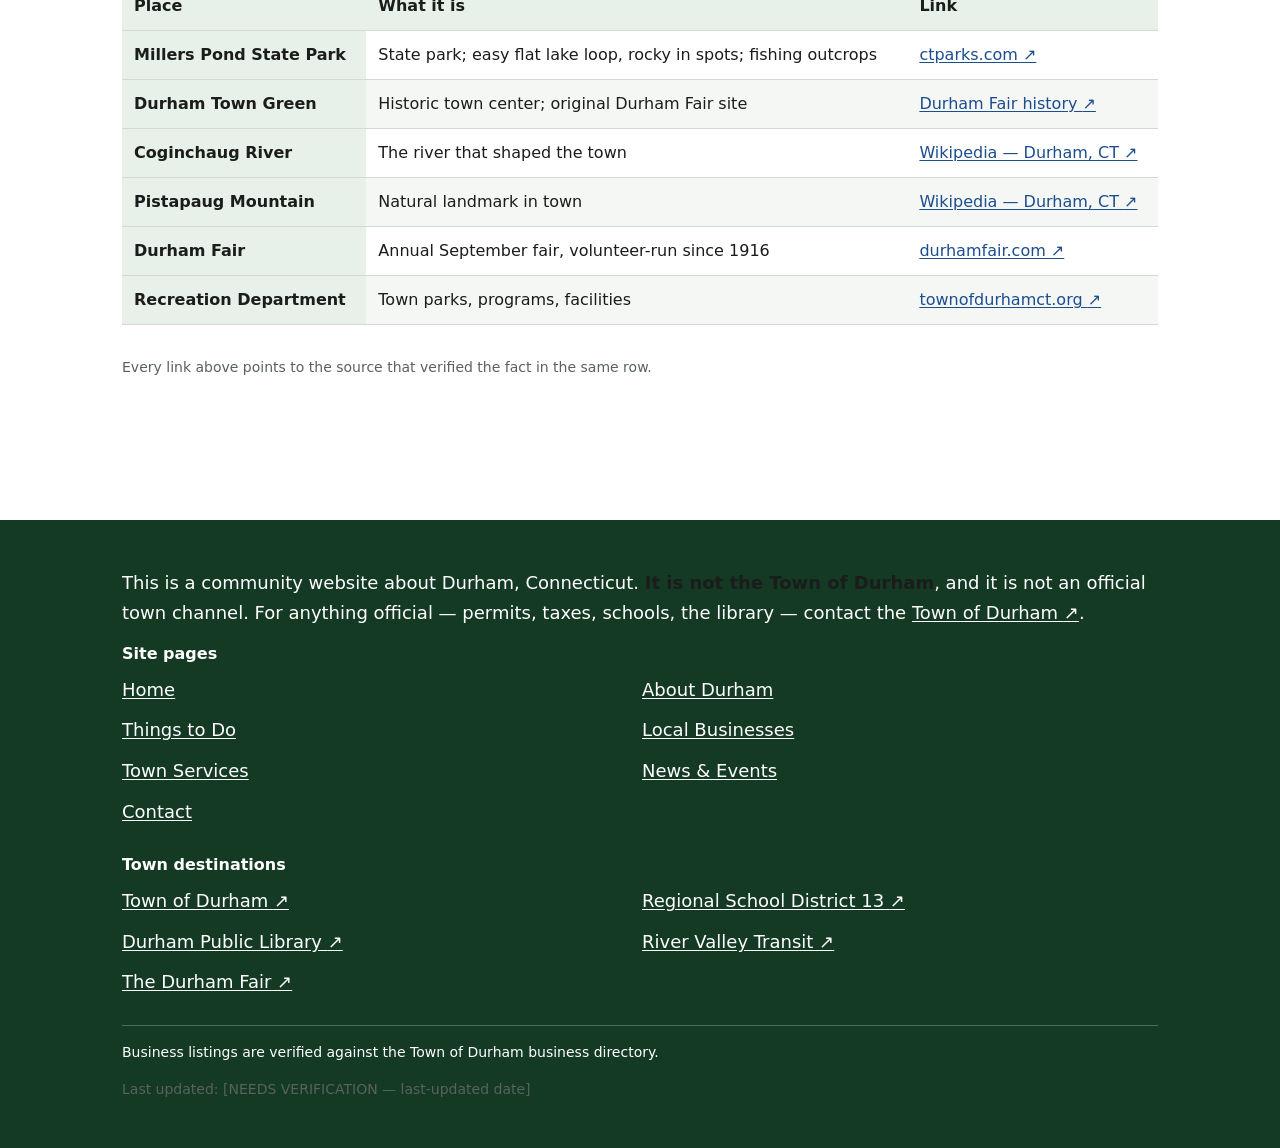
<file: things-to-do.html>
<!DOCTYPE html>
<html lang="en">
<head>
<meta charset="utf-8">
<meta name="viewport" content="width=device-width, initial-scale=1">
<title>Things to Do in Durham, CT — Parks, Trails, Landmarks &amp; Events</title>
<meta name="description" content="Parks, trails, and seasonal events in Durham, Connecticut — Millers Pond State Park, the Durham Town Green, the Coginchaug River, Pistapaug Mountain, and the Durham Fair.">
<link rel="canonical" href="things-to-do.html">
<meta property="og:type" content="website">
<meta property="og:site_name" content="Durham, Connecticut — Community Website">
<meta property="og:title" content="Things to Do in Durham, CT — Parks, Trails, Landmarks &amp; Events">
<meta property="og:description" content="Parks, trails, and seasonal events in Durham, Connecticut — Millers Pond State Park, the Durham Town Green, the Coginchaug River, Pistapaug Mountain, and the Durham Fair.">
<meta property="og:url" content="things-to-do.html">
<meta name="twitter:card" content="summary">
<link rel="icon" href="data:,">
<link rel="stylesheet" href="assets/css/style.css">
</head>
<body>
<a class="skip-link" href="#main">Skip to main content</a>

<header class="site-header">
  <div class="container site-header__inner">
    <a class="wordmark" href="index.html" aria-label="Durham, Connecticut — home">Durham, Connecticut</a>
    <button class="nav-toggle" type="button" aria-expanded="false" aria-controls="site-nav">
      <svg class="nav-toggle__icon" width="20" height="20" viewBox="0 0 20 20" aria-hidden="true" focusable="false">
        <rect x="1" y="3" width="18" height="2.5" fill="currentColor"></rect>
        <rect x="1" y="8.75" width="18" height="2.5" fill="currentColor"></rect>
        <rect x="1" y="14.5" width="18" height="2.5" fill="currentColor"></rect>
      </svg>
      Menu
    </button>
    <nav class="site-nav" id="site-nav" aria-label="Main">
      <ul class="site-nav__list">
        <li><a class="site-nav__link" href="index.html">Home</a></li>
        <li><a class="site-nav__link" href="about.html">About Durham</a></li>
        <li><a class="site-nav__link" href="things-to-do.html" aria-current="page">Things to Do</a></li>
        <li><a class="site-nav__link" href="local-businesses.html">Local Businesses</a></li>
        <li><a class="site-nav__link" href="town-services.html">Town Services</a></li>
        <li><a class="site-nav__link" href="news-events.html">News &amp; Events</a></li>
        <li><a class="site-nav__link" href="contact.html">Contact</a></li>
      </ul>
    </nav>
  </div>
</header>

<main id="main" class="page-body">
  <div class="container">
    <h1>Things to Do in Durham</h1>
    <p class="lead">Durham is a town for people who like being outdoors and being part of a community. Here are the parks, landmarks, and events that residents point visitors toward first.</p>

    <section class="page-section" aria-labelledby="parks">
      <span class="eyebrow">Outdoors</span>
      <h2 id="parks">Parks and natural landmarks</h2>

      <article>
        <h3 id="millers-pond">Millers Pond State Park</h3>
        <div class="prose">
          <p>Millers Pond State Park is a Connecticut state park in Durham. The trail around the lake is <strong>easy and flat</strong>, though it is <strong>rocky in places</strong>. Anglers will find <strong>rock outcrops</strong> that extend into the pond and are used as fishing platforms.</p>
        </div>
        <dl class="biz-details">
          <dt>Difficulty</dt>
          <dd>Easy, flat loop (some rocky sections)</dd>
          <dt>Activity</dt>
          <dd>Walking, fishing from the rock outcrops</dd>
          <dt>Official info</dt>
          <dd><a href="https://ctparks.com/parks/millers-pond-state-park" target="_blank" rel="noopener noreferrer">Connecticut state parks listing <span aria-hidden="true">↗</span><span class="visually-hidden"> (opens in a new tab)</span></a></dd>
        </dl>
        <div class="callout callout--verify">
          <span class="callout__label">[NEEDS VERIFICATION — park particulars]</span>
          <p>We would like to add parking details, trail length, and seasonal access hours here. The research did not verify these. Confirm from the Connecticut Department of Energy and Environmental Protection (DEEP) before publishing.</p>
        </div>
      </article>

      <article>
        <h3 id="town-green">Durham Town Green</h3>
        <div class="prose">
          <p>The Durham Town Green is the historic center of town — and the original home of the Durham Fair, held here since 1916. If you want to understand Durham, start on the Green.</p>
        </div>
      </article>

      <article>
        <h3 id="coginchaug-river">Coginchaug River</h3>
        <div class="prose">
          <p>The Coginchaug River runs through Durham. It is the reason the town exists where it does — Durham grew up as a farming village on its banks.</p>
        </div>
      </article>

      <article>
        <h3 id="pistapaug">Pistapaug Mountain</h3>
        <div class="prose">
          <p>Pistapaug Mountain is one of Durham's natural landmarks, visible around town and a recognizable part of the local landscape.</p>
        </div>
        <div class="callout callout--verify">
          <span class="callout__label">[NEEDS VERIFICATION — access details]</span>
          <p>We would like to describe any public access or trailhead for Pistapaug Mountain. The research did not verify public access. Confirm with the Town of Durham before publishing, and do not imply a marked trail exists unless it is sourced.</p>
        </div>
      </article>

      <article>
        <h3 id="recreation">Town recreation</h3>
        <div class="prose">
          <p>The Town of Durham runs a <strong>Recreation Department</strong> that manages parks, programs, and facilities. For current programs and field information, see the <a href="https://www.townofdurhamct.org/entities/recreation-department" target="_blank" rel="noopener noreferrer">Recreation Department page on the town site <span aria-hidden="true">↗</span><span class="visually-hidden"> (opens in a new tab)</span></a>.</p>
        </div>
        <div class="callout callout--verify">
          <span class="callout__label">[NEEDS VERIFICATION — program listings]</span>
          <p>We would like to list specific recreation programs and fields. Those change seasonally and were not verified in the research. Pull them from the Recreation Department page at build time, or omit the list.</p>
        </div>
      </article>
    </section>

    <section class="page-section" aria-labelledby="events">
      <span class="eyebrow">Events</span>
      <h2 id="events">Events</h2>

      <article class="callout callout--featured">
        <h3 id="durham-fair">The Durham Fair</h3>
        <div class="prose">
          <p>The Durham Fair is the town's signature event. It takes over the <strong>Durham Town Green</strong> and the adjoining fairgrounds each September, and it has been <strong>100% volunteer-run since 1916</strong> — making it one of the largest volunteer-run agricultural fairs in North America.</p>
        </div>
        <p><strong>106th Annual Durham Fair — September 24–27, 2026</strong></p>
        <p><a href="https://www.durhamfair.com/" target="_blank" rel="noopener noreferrer">Durham Fair official website <span aria-hidden="true">↗</span><span class="visually-hidden"> (opens in a new tab)</span></a></p>

        <h4>How the fair grew</h4>
        <ul>
          <li>The fair was approved on <strong>June 16, 1916</strong>, and the Durham Fair Association formed on <strong>August 2, 1916</strong>.</li>
          <li>It was incorporated in <strong>1917</strong> as the <strong>Durham Agricultural Fair Association, Inc.</strong></li>
          <li>It ran as a <strong>one-day</strong> event from 1916–1921, <strong>two days</strong> from 1922–1950, and <strong>three days</strong> from 1951. A <strong>fourth day</strong> (Thursday evening) was added in <strong>2010</strong>.</li>
          <li>There were <strong>no fairs in 1938</strong> (a hurricane) or <strong>1942–1944</strong> (World War II). <strong>Hurricane Gloria</strong> hindered the 1985 opening.</li>
          <li>The <strong>first fair drew about 2,000 people</strong>. A modern fair can draw <strong>200,000+</strong> with good weather.</li>
          <li>The original <strong>1916 parade</strong> ran down Main Street from <strong>Burckel's Corner</strong> (the intersection of Haddam Quarter Road and Main Street) and continued through <strong>1924</strong>.</li>
        </ul>

        <h4>Contact the Fair</h4>
        <p>Durham Agricultural Fair Association, Inc. — 24 Townhouse Road, Durham, CT 06422 · <a href="tel:+18603499495">(860) 349-9495</a></p>
      </article>

      <article>
        <h3 id="farmers-market">Durham Farmers Market</h3>
        <div class="prose">
          <p>Durham has a <strong>Farmers Market</strong>, listed as a town entity. See the <a href="https://www.townofdurhamct.org/entities/farmers-market" target="_blank" rel="noopener noreferrer">Farmers Market page on the town site <span aria-hidden="true">↗</span><span class="visually-hidden"> (opens in a new tab)</span></a>.</p>
        </div>
        <div class="callout callout--verify">
          <span class="callout__label">[NEEDS VERIFICATION — market season]</span>
          <p>We would like to state the Farmers Market's 2026 season dates, hours, and location. These were <strong>not verified</strong> in the research. Confirm from the town's Farmers Market page before publishing. Until then, link to the town page and state no dates.</p>
        </div>
      </article>
    </section>

    <section class="page-section" aria-labelledby="plan">
      <span class="eyebrow">Quick links</span>
      <h2 id="plan">Plan your visit</h2>

      <div class="table-wrap">
        <table class="table-stack">
          <caption>Places in and around Durham, each with the source that verified it</caption>
          <thead>
            <tr>
              <th scope="col">Place</th>
              <th scope="col">What it is</th>
              <th scope="col">Link</th>
            </tr>
          </thead>
          <tbody>
            <tr>
              <th scope="row" data-label="Place">Millers Pond State Park</th>
              <td data-label="What it is">State park; easy flat lake loop, rocky in spots; fishing outcrops</td>
              <td data-label="Link"><a href="https://ctparks.com/parks/millers-pond-state-park" target="_blank" rel="noopener noreferrer">ctparks.com <span aria-hidden="true">↗</span><span class="visually-hidden"> (opens in a new tab)</span></a></td>
            </tr>
            <tr>
              <th scope="row" data-label="Place">Durham Town Green</th>
              <td data-label="What it is">Historic town center; original Durham Fair site</td>
              <td data-label="Link"><a href="https://www.durhamfair.com/info/history/" target="_blank" rel="noopener noreferrer">Durham Fair history <span aria-hidden="true">↗</span><span class="visually-hidden"> (opens in a new tab)</span></a></td>
            </tr>
            <tr>
              <th scope="row" data-label="Place">Coginchaug River</th>
              <td data-label="What it is">The river that shaped the town</td>
              <td data-label="Link"><a href="https://en.wikipedia.org/wiki/Durham,_Connecticut" target="_blank" rel="noopener noreferrer">Wikipedia — Durham, CT <span aria-hidden="true">↗</span><span class="visually-hidden"> (opens in a new tab)</span></a></td>
            </tr>
            <tr>
              <th scope="row" data-label="Place">Pistapaug Mountain</th>
              <td data-label="What it is">Natural landmark in town</td>
              <td data-label="Link"><a href="https://en.wikipedia.org/wiki/Durham,_Connecticut" target="_blank" rel="noopener noreferrer">Wikipedia — Durham, CT <span aria-hidden="true">↗</span><span class="visually-hidden"> (opens in a new tab)</span></a></td>
            </tr>
            <tr>
              <th scope="row" data-label="Place">Durham Fair</th>
              <td data-label="What it is">Annual September fair, volunteer-run since 1916</td>
              <td data-label="Link"><a href="https://www.durhamfair.com/" target="_blank" rel="noopener noreferrer">durhamfair.com <span aria-hidden="true">↗</span><span class="visually-hidden"> (opens in a new tab)</span></a></td>
            </tr>
            <tr>
              <th scope="row" data-label="Place">Recreation Department</th>
              <td data-label="What it is">Town parks, programs, facilities</td>
              <td data-label="Link"><a href="https://www.townofdurhamct.org/entities/recreation-department" target="_blank" rel="noopener noreferrer">townofdurhamct.org <span aria-hidden="true">↗</span><span class="visually-hidden"> (opens in a new tab)</span></a></td>
            </tr>
          </tbody>
        </table>
      </div>
      <p class="caption">Every link above points to the source that verified the fact in the same row.</p>
    </section>
  </div>
</main>

<footer class="site-footer">
  <div class="container">
    <p>This is a community website about Durham, Connecticut. <strong>It is not the Town of Durham</strong>, and it is not an official town channel. For anything official — permits, taxes, schools, the library — contact the <a href="https://www.townofdurhamct.org/" target="_blank" rel="noopener noreferrer">Town of Durham <span aria-hidden="true">↗</span><span class="visually-hidden"> (opens in a new tab)</span></a>.</p>

    <h2>Site pages</h2>
    <ul class="footer-links">
      <li><a href="index.html">Home</a></li>
      <li><a href="about.html">About Durham</a></li>
      <li><a href="things-to-do.html">Things to Do</a></li>
      <li><a href="local-businesses.html">Local Businesses</a></li>
      <li><a href="town-services.html">Town Services</a></li>
      <li><a href="news-events.html">News &amp; Events</a></li>
      <li><a href="contact.html">Contact</a></li>
    </ul>

    <h2>Town destinations</h2>
    <ul class="footer-links">
      <li><a href="https://www.townofdurhamct.org/" target="_blank" rel="noopener noreferrer">Town of Durham <span aria-hidden="true">↗</span><span class="visually-hidden"> (opens in a new tab)</span></a></li>
      <li><a href="https://www.rsd13ct.org/" target="_blank" rel="noopener noreferrer">Regional School District 13 <span aria-hidden="true">↗</span><span class="visually-hidden"> (opens in a new tab)</span></a></li>
      <li><a href="https://durhamlibrary.org/" target="_blank" rel="noopener noreferrer">Durham Public Library <span aria-hidden="true">↗</span><span class="visually-hidden"> (opens in a new tab)</span></a></li>
      <li><a href="https://rivervalleytransit.com/" target="_blank" rel="noopener noreferrer">River Valley Transit <span aria-hidden="true">↗</span><span class="visually-hidden"> (opens in a new tab)</span></a></li>
      <li><a href="https://www.durhamfair.com/" target="_blank" rel="noopener noreferrer">The Durham Fair <span aria-hidden="true">↗</span><span class="visually-hidden"> (opens in a new tab)</span></a></li>
    </ul>

    <div class="footer-note">
      <p>Business listings are verified against the Town of Durham business directory.</p>
      <p class="caption">Last updated: <span title="Pending verification">[NEEDS VERIFICATION — last-updated date]</span></p>
    </div>
  </div>
</footer>

<script src="assets/js/site.js" defer></script>
</body>
</html>
</file>
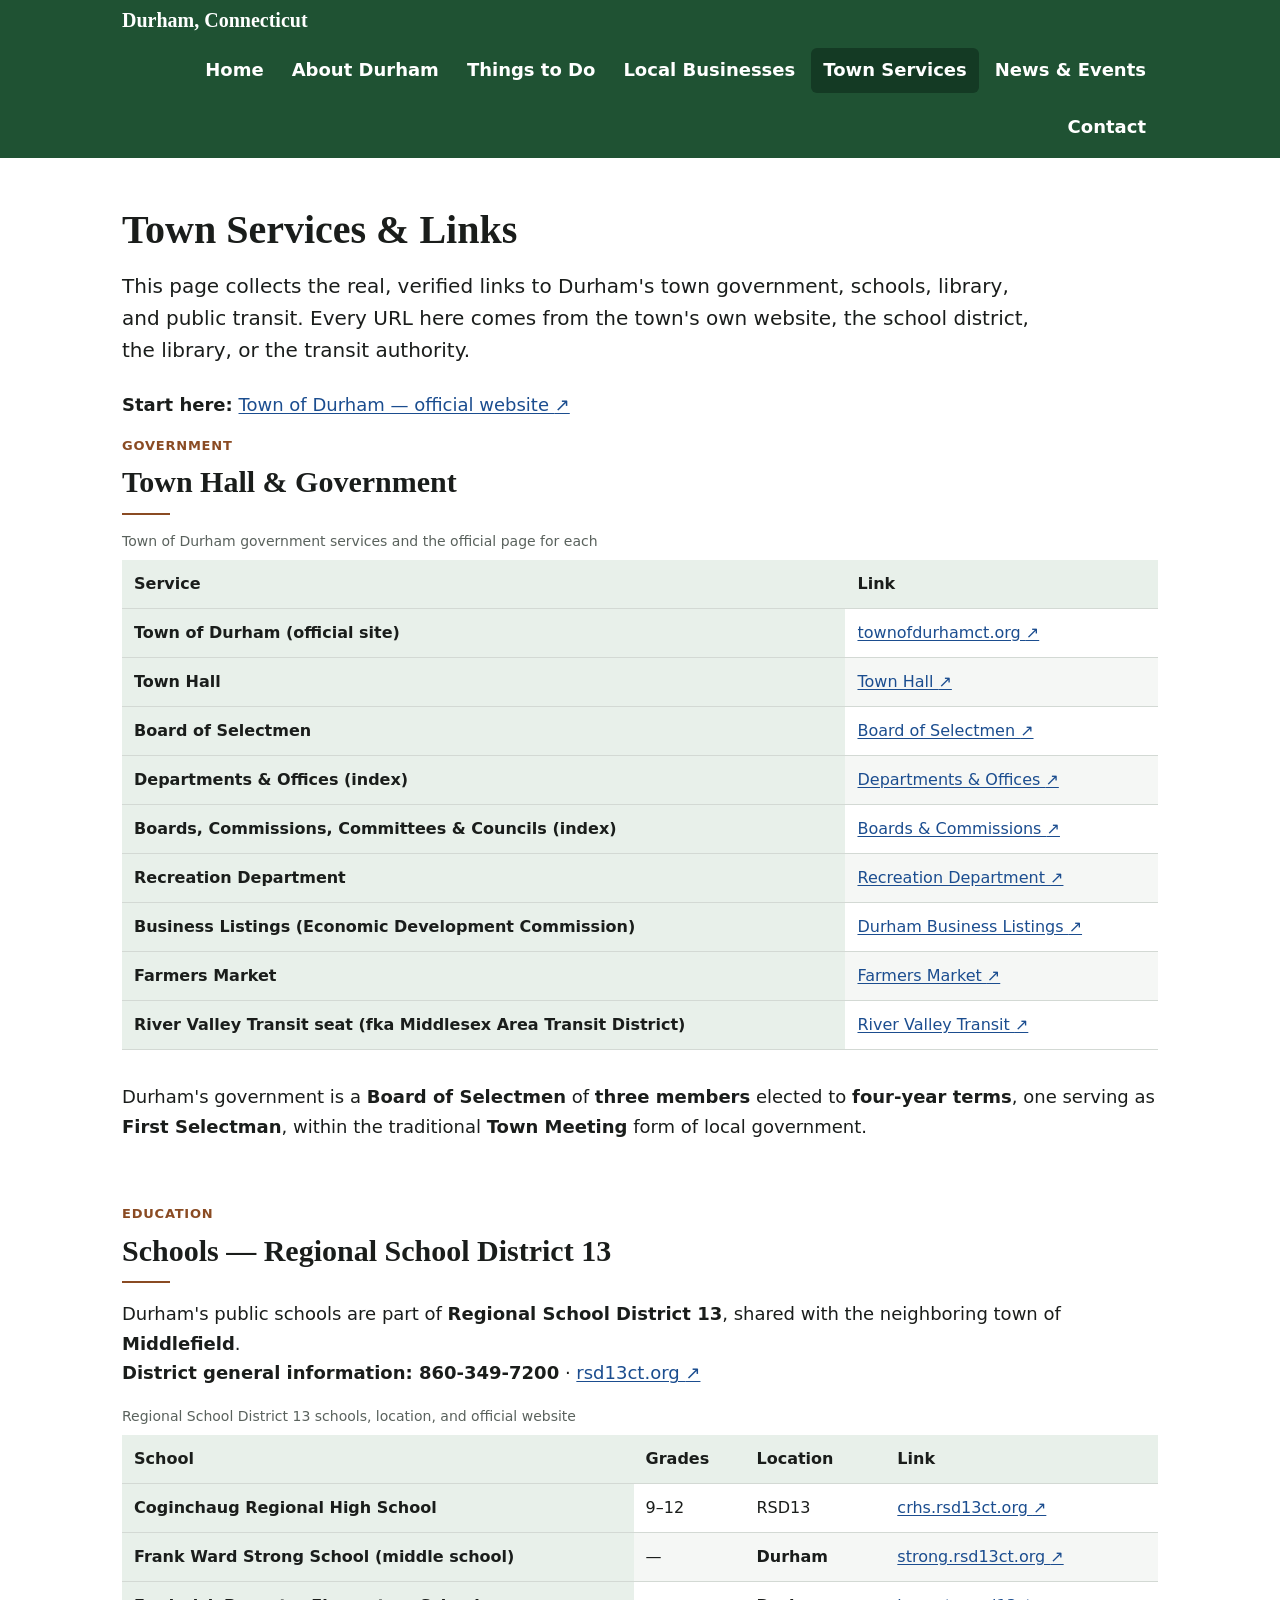
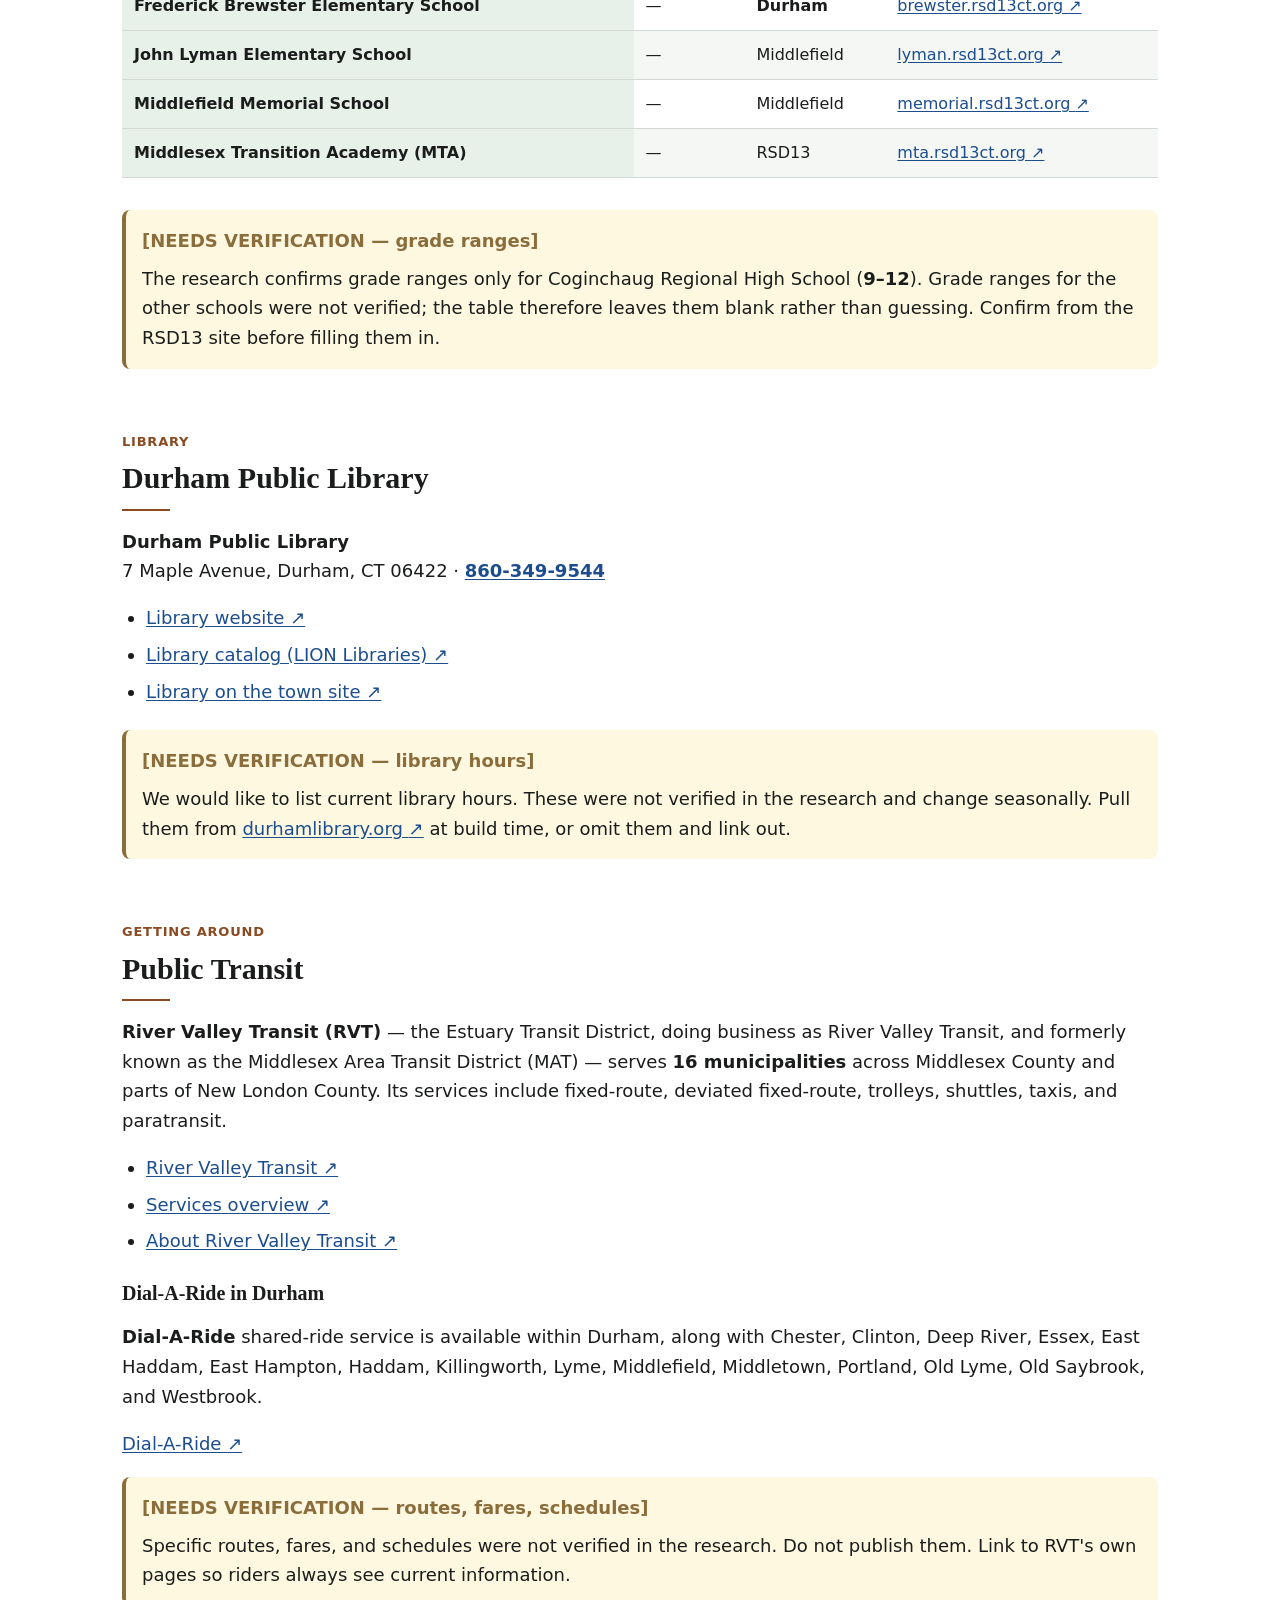
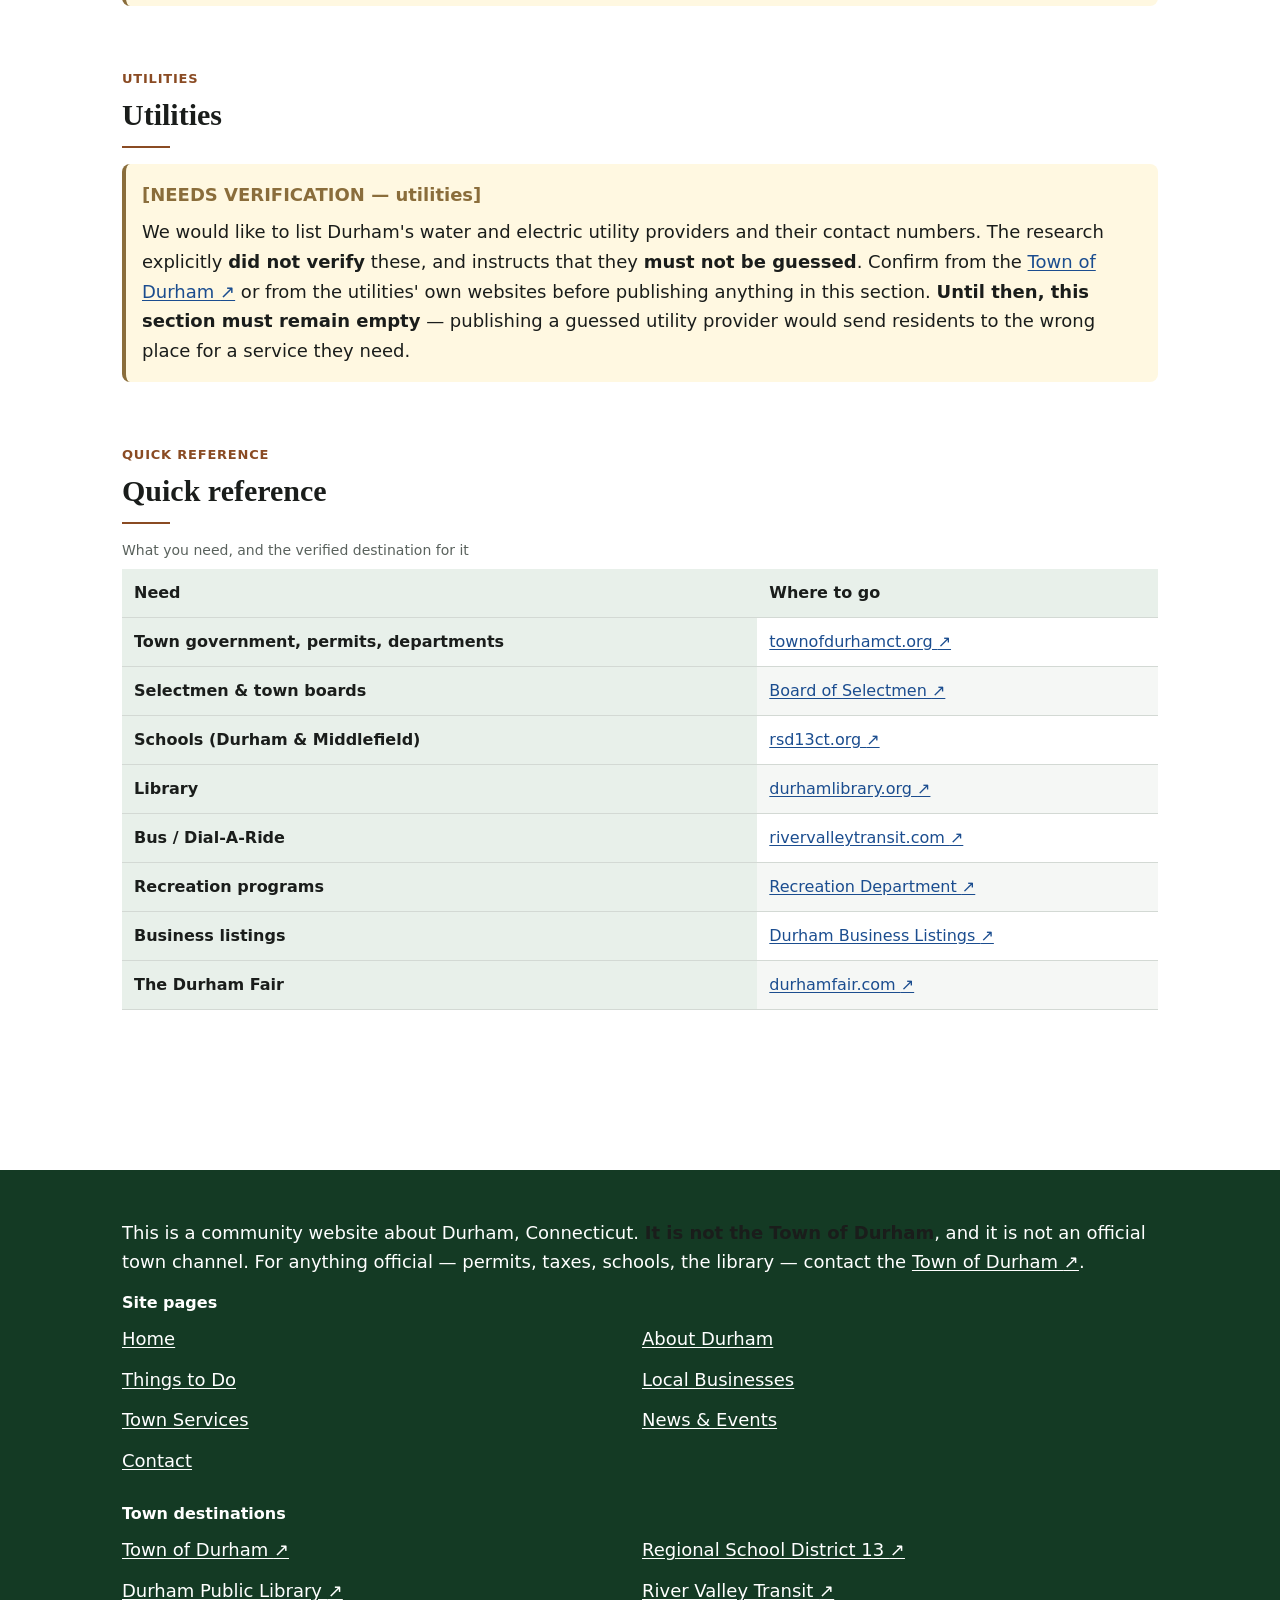
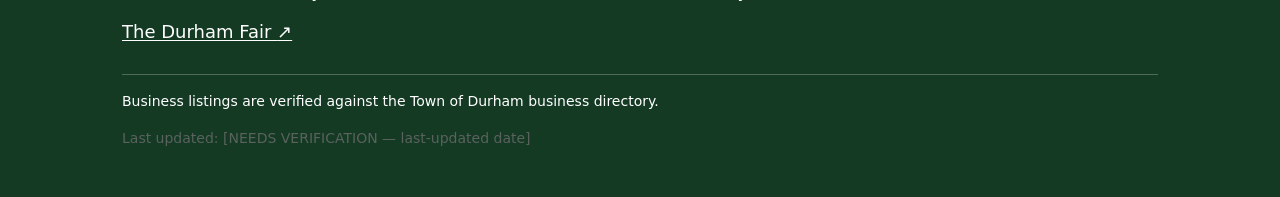
<file: town-services.html>
<!DOCTYPE html>
<html lang="en">
<head>
<meta charset="utf-8">
<meta name="viewport" content="width=device-width, initial-scale=1">
<title>Durham, CT Town Services &amp; Links — Town Hall, Schools, Library, Transit</title>
<meta name="description" content="Real, verified links to Durham, Connecticut town services — Town Hall and departments, Regional School District 13 schools, the Durham Public Library, and River Valley Transit.">
<link rel="canonical" href="town-services.html">
<meta property="og:type" content="website">
<meta property="og:site_name" content="Durham, Connecticut — Community Website">
<meta property="og:title" content="Durham, CT Town Services &amp; Links — Town Hall, Schools, Library, Transit">
<meta property="og:description" content="Real, verified links to Durham, Connecticut town services — Town Hall and departments, Regional School District 13 schools, the Durham Public Library, and River Valley Transit.">
<meta property="og:url" content="town-services.html">
<meta name="twitter:card" content="summary">
<link rel="icon" href="data:,">
<link rel="stylesheet" href="assets/css/style.css">
</head>
<body>
<a class="skip-link" href="#main">Skip to main content</a>

<header class="site-header">
  <div class="container site-header__inner">
    <a class="wordmark" href="index.html" aria-label="Durham, Connecticut — home">Durham, Connecticut</a>
    <button class="nav-toggle" type="button" aria-expanded="false" aria-controls="site-nav">
      <svg class="nav-toggle__icon" width="20" height="20" viewBox="0 0 20 20" aria-hidden="true" focusable="false">
        <rect x="1" y="3" width="18" height="2.5" fill="currentColor"></rect>
        <rect x="1" y="8.75" width="18" height="2.5" fill="currentColor"></rect>
        <rect x="1" y="14.5" width="18" height="2.5" fill="currentColor"></rect>
      </svg>
      Menu
    </button>
    <nav class="site-nav" id="site-nav" aria-label="Main">
      <ul class="site-nav__list">
        <li><a class="site-nav__link" href="index.html">Home</a></li>
        <li><a class="site-nav__link" href="about.html">About Durham</a></li>
        <li><a class="site-nav__link" href="things-to-do.html">Things to Do</a></li>
        <li><a class="site-nav__link" href="local-businesses.html">Local Businesses</a></li>
        <li><a class="site-nav__link" href="town-services.html" aria-current="page">Town Services</a></li>
        <li><a class="site-nav__link" href="news-events.html">News &amp; Events</a></li>
        <li><a class="site-nav__link" href="contact.html">Contact</a></li>
      </ul>
    </nav>
  </div>
</header>

<main id="main" class="page-body">
  <div class="container">
    <h1>Town Services &amp; Links</h1>
    <p class="lead">This page collects the real, verified links to Durham's town government, schools, library, and public transit. Every URL here comes from the town's own website, the school district, the library, or the transit authority.</p>
    <p><strong>Start here:</strong> <a href="https://www.townofdurhamct.org/" target="_blank" rel="noopener noreferrer">Town of Durham — official website <span aria-hidden="true">↗</span><span class="visually-hidden"> (opens in a new tab)</span></a></p>

    <section class="page-section" aria-labelledby="town-hall">
      <span class="eyebrow">Government</span>
      <h2 id="town-hall">Town Hall &amp; Government</h2>

      <div class="table-wrap">
        <table class="table-stack">
          <caption>Town of Durham government services and the official page for each</caption>
          <thead>
            <tr>
              <th scope="col">Service</th>
              <th scope="col">Link</th>
            </tr>
          </thead>
          <tbody>
            <tr>
              <th scope="row" data-label="Service">Town of Durham (official site)</th>
              <td data-label="Link"><a href="https://www.townofdurhamct.org/" target="_blank" rel="noopener noreferrer">townofdurhamct.org <span aria-hidden="true">↗</span><span class="visually-hidden"> (opens in a new tab)</span></a></td>
            </tr>
            <tr>
              <th scope="row" data-label="Service">Town Hall</th>
              <td data-label="Link"><a href="https://www.townofdurhamct.org/entities/town-hall" target="_blank" rel="noopener noreferrer">Town Hall <span aria-hidden="true">↗</span><span class="visually-hidden"> (opens in a new tab)</span></a></td>
            </tr>
            <tr>
              <th scope="row" data-label="Service">Board of Selectmen</th>
              <td data-label="Link"><a href="https://www.townofdurhamct.org/entities/board-of-selectmen" target="_blank" rel="noopener noreferrer">Board of Selectmen <span aria-hidden="true">↗</span><span class="visually-hidden"> (opens in a new tab)</span></a></td>
            </tr>
            <tr>
              <th scope="row" data-label="Service">Departments &amp; Offices (index)</th>
              <td data-label="Link"><a href="https://www.townofdurhamct.org/entities?entity-type=Department%2COffice" target="_blank" rel="noopener noreferrer">Departments &amp; Offices <span aria-hidden="true">↗</span><span class="visually-hidden"> (opens in a new tab)</span></a></td>
            </tr>
            <tr>
              <th scope="row" data-label="Service">Boards, Commissions, Committees &amp; Councils (index)</th>
              <td data-label="Link"><a href="https://www.townofdurhamct.org/entities?entity-type=Board%2CCommission%2CCommittee%2CCouncil" target="_blank" rel="noopener noreferrer">Boards &amp; Commissions <span aria-hidden="true">↗</span><span class="visually-hidden"> (opens in a new tab)</span></a></td>
            </tr>
            <tr>
              <th scope="row" data-label="Service">Recreation Department</th>
              <td data-label="Link"><a href="https://www.townofdurhamct.org/entities/recreation-department" target="_blank" rel="noopener noreferrer">Recreation Department <span aria-hidden="true">↗</span><span class="visually-hidden"> (opens in a new tab)</span></a></td>
            </tr>
            <tr>
              <th scope="row" data-label="Service">Business Listings (Economic Development Commission)</th>
              <td data-label="Link"><a href="https://www.townofdurhamct.org/subpages/durham-business-listings" target="_blank" rel="noopener noreferrer">Durham Business Listings <span aria-hidden="true">↗</span><span class="visually-hidden"> (opens in a new tab)</span></a></td>
            </tr>
            <tr>
              <th scope="row" data-label="Service">Farmers Market</th>
              <td data-label="Link"><a href="https://www.townofdurhamct.org/entities/farmers-market" target="_blank" rel="noopener noreferrer">Farmers Market <span aria-hidden="true">↗</span><span class="visually-hidden"> (opens in a new tab)</span></a></td>
            </tr>
            <tr>
              <th scope="row" data-label="Service">River Valley Transit seat (fka Middlesex Area Transit District)</th>
              <td data-label="Link"><a href="https://www.townofdurhamct.org/entities/river-valley-transit-fka-middlesex-area-transit-district-mat" target="_blank" rel="noopener noreferrer">River Valley Transit <span aria-hidden="true">↗</span><span class="visually-hidden"> (opens in a new tab)</span></a></td>
            </tr>
          </tbody>
        </table>
      </div>

      <p>Durham's government is a <strong>Board of Selectmen</strong> of <strong>three members</strong> elected to <strong>four-year terms</strong>, one serving as <strong>First Selectman</strong>, within the traditional <strong>Town Meeting</strong> form of local government.</p>
    </section>

    <section class="page-section" aria-labelledby="schools">
      <span class="eyebrow">Education</span>
      <h2 id="schools">Schools — Regional School District 13</h2>
      <p>Durham's public schools are part of <strong>Regional School District 13</strong>, shared with the neighboring town of <strong>Middlefield</strong>.<br>
      <strong>District general information: 860-349-7200</strong> · <a href="https://www.rsd13ct.org/" target="_blank" rel="noopener noreferrer">rsd13ct.org <span aria-hidden="true">↗</span><span class="visually-hidden"> (opens in a new tab)</span></a></p>

      <div class="table-wrap">
        <table class="table-stack">
          <caption>Regional School District 13 schools, location, and official website</caption>
          <thead>
            <tr>
              <th scope="col">School</th>
              <th scope="col">Grades</th>
              <th scope="col">Location</th>
              <th scope="col">Link</th>
            </tr>
          </thead>
          <tbody>
            <tr>
              <th scope="row" data-label="School">Coginchaug Regional High School</th>
              <td data-label="Grades">9–12</td>
              <td data-label="Location">RSD13</td>
              <td data-label="Link"><a href="http://crhs.rsd13ct.org/" target="_blank" rel="noopener noreferrer">crhs.rsd13ct.org <span aria-hidden="true">↗</span><span class="visually-hidden"> (opens in a new tab)</span></a></td>
            </tr>
            <tr>
              <th scope="row" data-label="School">Frank Ward Strong School (middle school)</th>
              <td data-label="Grades">—</td>
              <td data-label="Location"><strong>Durham</strong></td>
              <td data-label="Link"><a href="http://strong.rsd13ct.org/" target="_blank" rel="noopener noreferrer">strong.rsd13ct.org <span aria-hidden="true">↗</span><span class="visually-hidden"> (opens in a new tab)</span></a></td>
            </tr>
            <tr>
              <th scope="row" data-label="School">Frederick Brewster Elementary School</th>
              <td data-label="Grades">—</td>
              <td data-label="Location"><strong>Durham</strong></td>
              <td data-label="Link"><a href="http://brewster.rsd13ct.org/" target="_blank" rel="noopener noreferrer">brewster.rsd13ct.org <span aria-hidden="true">↗</span><span class="visually-hidden"> (opens in a new tab)</span></a></td>
            </tr>
            <tr>
              <th scope="row" data-label="School">John Lyman Elementary School</th>
              <td data-label="Grades">—</td>
              <td data-label="Location">Middlefield</td>
              <td data-label="Link"><a href="http://lyman.rsd13ct.org/" target="_blank" rel="noopener noreferrer">lyman.rsd13ct.org <span aria-hidden="true">↗</span><span class="visually-hidden"> (opens in a new tab)</span></a></td>
            </tr>
            <tr>
              <th scope="row" data-label="School">Middlefield Memorial School</th>
              <td data-label="Grades">—</td>
              <td data-label="Location">Middlefield</td>
              <td data-label="Link"><a href="http://memorial.rsd13ct.org/" target="_blank" rel="noopener noreferrer">memorial.rsd13ct.org <span aria-hidden="true">↗</span><span class="visually-hidden"> (opens in a new tab)</span></a></td>
            </tr>
            <tr>
              <th scope="row" data-label="School">Middlesex Transition Academy (MTA)</th>
              <td data-label="Grades">—</td>
              <td data-label="Location">RSD13</td>
              <td data-label="Link"><a href="http://mta.rsd13ct.org/" target="_blank" rel="noopener noreferrer">mta.rsd13ct.org <span aria-hidden="true">↗</span><span class="visually-hidden"> (opens in a new tab)</span></a></td>
            </tr>
          </tbody>
        </table>
      </div>

      <div class="callout callout--verify">
        <span class="callout__label">[NEEDS VERIFICATION — grade ranges]</span>
        <p>The research confirms grade ranges only for Coginchaug Regional High School (<strong>9–12</strong>). Grade ranges for the other schools were not verified; the table therefore leaves them blank rather than guessing. Confirm from the RSD13 site before filling them in.</p>
      </div>
    </section>

    <section class="page-section" aria-labelledby="library">
      <span class="eyebrow">Library</span>
      <h2 id="library">Durham Public Library</h2>
      <p><strong>Durham Public Library</strong><br>
      7 Maple Avenue, Durham, CT 06422 · <strong><a href="tel:+18603499544">860-349-9544</a></strong></p>
      <ul>
        <li><a href="https://durhamlibrary.org/" target="_blank" rel="noopener noreferrer">Library website <span aria-hidden="true">↗</span><span class="visually-hidden"> (opens in a new tab)</span></a></li>
        <li><a href="https://du.catalog.lionlibraries.org/" target="_blank" rel="noopener noreferrer">Library catalog (LION Libraries) <span aria-hidden="true">↗</span><span class="visually-hidden"> (opens in a new tab)</span></a></li>
        <li><a href="https://www.townofdurhamct.org/entities/library" target="_blank" rel="noopener noreferrer">Library on the town site <span aria-hidden="true">↗</span><span class="visually-hidden"> (opens in a new tab)</span></a></li>
      </ul>

      <div class="callout callout--verify">
        <span class="callout__label">[NEEDS VERIFICATION — library hours]</span>
        <p>We would like to list current library hours. These were not verified in the research and change seasonally. Pull them from <a href="https://durhamlibrary.org/" target="_blank" rel="noopener noreferrer">durhamlibrary.org <span aria-hidden="true">↗</span><span class="visually-hidden"> (opens in a new tab)</span></a> at build time, or omit them and link out.</p>
      </div>
    </section>

    <section class="page-section" aria-labelledby="transit">
      <span class="eyebrow">Getting around</span>
      <h2 id="transit">Public Transit</h2>
      <p><strong>River Valley Transit (RVT)</strong> — the Estuary Transit District, doing business as River Valley Transit, and formerly known as the Middlesex Area Transit District (MAT) — serves <strong>16 municipalities</strong> across Middlesex County and parts of New London County. Its services include fixed-route, deviated fixed-route, trolleys, shuttles, taxis, and paratransit.</p>
      <ul>
        <li><a href="https://rivervalleytransit.com/" target="_blank" rel="noopener noreferrer">River Valley Transit <span aria-hidden="true">↗</span><span class="visually-hidden"> (opens in a new tab)</span></a></li>
        <li><a href="https://rivervalleytransit.com/services/" target="_blank" rel="noopener noreferrer">Services overview <span aria-hidden="true">↗</span><span class="visually-hidden"> (opens in a new tab)</span></a></li>
        <li><a href="https://rivervalleytransit.com/about-river-valley-transit/" target="_blank" rel="noopener noreferrer">About River Valley Transit <span aria-hidden="true">↗</span><span class="visually-hidden"> (opens in a new tab)</span></a></li>
      </ul>

      <h3 id="dial-a-ride">Dial-A-Ride in Durham</h3>
      <p><strong>Dial-A-Ride</strong> shared-ride service is available within Durham, along with Chester, Clinton, Deep River, Essex, East Haddam, East Hampton, Haddam, Killingworth, Lyme, Middlefield, Middletown, Portland, Old Lyme, Old Saybrook, and Westbrook.</p>
      <p><a href="https://rivervalleytransit.com/dial-a-ride/" target="_blank" rel="noopener noreferrer">Dial-A-Ride <span aria-hidden="true">↗</span><span class="visually-hidden"> (opens in a new tab)</span></a></p>

      <div class="callout callout--verify">
        <span class="callout__label">[NEEDS VERIFICATION — routes, fares, schedules]</span>
        <p>Specific routes, fares, and schedules were not verified in the research. Do not publish them. Link to RVT's own pages so riders always see current information.</p>
      </div>
    </section>

    <section class="page-section" aria-labelledby="utilities">
      <span class="eyebrow">Utilities</span>
      <h2 id="utilities">Utilities</h2>
      <div class="callout callout--verify">
        <span class="callout__label">[NEEDS VERIFICATION — utilities]</span>
        <p>We would like to list Durham's water and electric utility providers and their contact numbers. The research explicitly <strong>did not verify</strong> these, and instructs that they <strong>must not be guessed</strong>. Confirm from the <a href="https://www.townofdurhamct.org/" target="_blank" rel="noopener noreferrer">Town of Durham <span aria-hidden="true">↗</span><span class="visually-hidden"> (opens in a new tab)</span></a> or from the utilities' own websites before publishing anything in this section. <strong>Until then, this section must remain empty</strong> — publishing a guessed utility provider would send residents to the wrong place for a service they need.</p>
      </div>
    </section>

    <section class="page-section" aria-labelledby="quick-ref">
      <span class="eyebrow">Quick reference</span>
      <h2 id="quick-ref">Quick reference</h2>

      <div class="table-wrap">
        <table class="table-stack">
          <caption>What you need, and the verified destination for it</caption>
          <thead>
            <tr>
              <th scope="col">Need</th>
              <th scope="col">Where to go</th>
            </tr>
          </thead>
          <tbody>
            <tr>
              <th scope="row" data-label="Need">Town government, permits, departments</th>
              <td data-label="Where to go"><a href="https://www.townofdurhamct.org/" target="_blank" rel="noopener noreferrer">townofdurhamct.org <span aria-hidden="true">↗</span><span class="visually-hidden"> (opens in a new tab)</span></a></td>
            </tr>
            <tr>
              <th scope="row" data-label="Need">Selectmen &amp; town boards</th>
              <td data-label="Where to go"><a href="https://www.townofdurhamct.org/entities/board-of-selectmen" target="_blank" rel="noopener noreferrer">Board of Selectmen <span aria-hidden="true">↗</span><span class="visually-hidden"> (opens in a new tab)</span></a></td>
            </tr>
            <tr>
              <th scope="row" data-label="Need">Schools (Durham &amp; Middlefield)</th>
              <td data-label="Where to go"><a href="https://www.rsd13ct.org/" target="_blank" rel="noopener noreferrer">rsd13ct.org <span aria-hidden="true">↗</span><span class="visually-hidden"> (opens in a new tab)</span></a></td>
            </tr>
            <tr>
              <th scope="row" data-label="Need">Library</th>
              <td data-label="Where to go"><a href="https://durhamlibrary.org/" target="_blank" rel="noopener noreferrer">durhamlibrary.org <span aria-hidden="true">↗</span><span class="visually-hidden"> (opens in a new tab)</span></a></td>
            </tr>
            <tr>
              <th scope="row" data-label="Need">Bus / Dial-A-Ride</th>
              <td data-label="Where to go"><a href="https://rivervalleytransit.com/" target="_blank" rel="noopener noreferrer">rivervalleytransit.com <span aria-hidden="true">↗</span><span class="visually-hidden"> (opens in a new tab)</span></a></td>
            </tr>
            <tr>
              <th scope="row" data-label="Need">Recreation programs</th>
              <td data-label="Where to go"><a href="https://www.townofdurhamct.org/entities/recreation-department" target="_blank" rel="noopener noreferrer">Recreation Department <span aria-hidden="true">↗</span><span class="visually-hidden"> (opens in a new tab)</span></a></td>
            </tr>
            <tr>
              <th scope="row" data-label="Need">Business listings</th>
              <td data-label="Where to go"><a href="https://www.townofdurhamct.org/subpages/durham-business-listings" target="_blank" rel="noopener noreferrer">Durham Business Listings <span aria-hidden="true">↗</span><span class="visually-hidden"> (opens in a new tab)</span></a></td>
            </tr>
            <tr>
              <th scope="row" data-label="Need">The Durham Fair</th>
              <td data-label="Where to go"><a href="https://www.durhamfair.com/" target="_blank" rel="noopener noreferrer">durhamfair.com <span aria-hidden="true">↗</span><span class="visually-hidden"> (opens in a new tab)</span></a></td>
            </tr>
          </tbody>
        </table>
      </div>
    </section>
  </div>
</main>

<footer class="site-footer">
  <div class="container">
    <p>This is a community website about Durham, Connecticut. <strong>It is not the Town of Durham</strong>, and it is not an official town channel. For anything official — permits, taxes, schools, the library — contact the <a href="https://www.townofdurhamct.org/" target="_blank" rel="noopener noreferrer">Town of Durham <span aria-hidden="true">↗</span><span class="visually-hidden"> (opens in a new tab)</span></a>.</p>

    <h2>Site pages</h2>
    <ul class="footer-links">
      <li><a href="index.html">Home</a></li>
      <li><a href="about.html">About Durham</a></li>
      <li><a href="things-to-do.html">Things to Do</a></li>
      <li><a href="local-businesses.html">Local Businesses</a></li>
      <li><a href="town-services.html">Town Services</a></li>
      <li><a href="news-events.html">News &amp; Events</a></li>
      <li><a href="contact.html">Contact</a></li>
    </ul>

    <h2>Town destinations</h2>
    <ul class="footer-links">
      <li><a href="https://www.townofdurhamct.org/" target="_blank" rel="noopener noreferrer">Town of Durham <span aria-hidden="true">↗</span><span class="visually-hidden"> (opens in a new tab)</span></a></li>
      <li><a href="https://www.rsd13ct.org/" target="_blank" rel="noopener noreferrer">Regional School District 13 <span aria-hidden="true">↗</span><span class="visually-hidden"> (opens in a new tab)</span></a></li>
      <li><a href="https://durhamlibrary.org/" target="_blank" rel="noopener noreferrer">Durham Public Library <span aria-hidden="true">↗</span><span class="visually-hidden"> (opens in a new tab)</span></a></li>
      <li><a href="https://rivervalleytransit.com/" target="_blank" rel="noopener noreferrer">River Valley Transit <span aria-hidden="true">↗</span><span class="visually-hidden"> (opens in a new tab)</span></a></li>
      <li><a href="https://www.durhamfair.com/" target="_blank" rel="noopener noreferrer">The Durham Fair <span aria-hidden="true">↗</span><span class="visually-hidden"> (opens in a new tab)</span></a></li>
    </ul>

    <div class="footer-note">
      <p>Business listings are verified against the Town of Durham business directory.</p>
      <p class="caption">Last updated: <span title="Pending verification">[NEEDS VERIFICATION — last-updated date]</span></p>
    </div>
  </div>
</footer>

<script src="assets/js/site.js" defer></script>
</body>
</html>
</file>
<file: assets/css/style.css>
/* ==========================================================================
   Durham, Connecticut — Community Website
   Single stylesheet. No frameworks, no web fonts, no third-party requests.
   Palette, type scale and breakpoints per design/guidelines.md §3, §4, §2.3.
   ========================================================================== */

/* --------------------------------------------------------------------------
   1. Design tokens
   -------------------------------------------------------------------------- */
:root {
  /* Colour */
  --brand: #1F5233;
  --brand-dark: #143A24;
  --brand-tint: #E8F0EA;
  --accent: #8A4B23;
  --accent-tint: #FBF1E9;
  --ink: #1A1D1B;
  --ink-muted: #5A625D;
  --ink-inverse: #FFFFFF;
  --surface: #FFFFFF;
  --surface-alt: #F5F7F5;
  --border: #D3D9D4;
  --link: #1B4D8F;
  --link-visited: #5B3A8E;
  --focus: #B45309;
  --notice-bg: #532C10;
  --notice-ink: #FFFFFF;
  --verify-bg: #FFF8E1;
  --verify-border: #8A6D3B;

  /* Type */
  --font-body: system-ui, -apple-system, "Segoe UI", Roboto, "Helvetica Neue", Arial, sans-serif;
  --font-heading: Georgia, "Iowan Old Style", "Times New Roman", serif;

  /* Spacing scale — these values only */
  --s-1: 4px;
  --s-2: 8px;
  --s-3: 12px;
  --s-4: 16px;
  --s-5: 24px;
  --s-6: 32px;
  --s-7: 48px;
  --s-8: 64px;
  --s-9: 96px;

  /* Layout */
  --container: 1100px;
  --page-pad: 1.25rem;
  --header-h: 64px;
  --radius: 8px;
}

/* --------------------------------------------------------------------------
   2. Reset and base
   -------------------------------------------------------------------------- */
*,
*::before,
*::after { box-sizing: border-box; }

html { -webkit-text-size-adjust: 100%; }

body {
  margin: 0;
  background: var(--surface);
  color: var(--ink);
  font-family: var(--font-body);
  font-size: 1.0625rem;
  line-height: 1.65;
  hyphens: none;
}

h1, h2, h3, h4 {
  font-family: var(--font-heading);
  color: var(--ink);
  margin: 0 0 var(--s-4);
  overflow-wrap: break-word;
}

h1 {
  font-size: 2rem;
  line-height: 1.2;
  font-weight: 700;
}

h2 {
  font-size: 1.5rem;
  line-height: 1.25;
  font-weight: 700;
  margin-top: 0;
}

/* 2px clay rule below section headings */
h2::after {
  content: "";
  display: block;
  width: 48px;
  height: 2px;
  margin-top: var(--s-3);
  background: var(--accent);
}

h3 {
  font-size: 1.1875rem;
  line-height: 1.3;
  font-weight: 700;
}

h4 {
  font-family: var(--font-body);
  font-size: 1rem;
  line-height: 1.35;
  font-weight: 700;
}

p { margin: 0 0 1em; }

ul, ol { margin: 0 0 var(--s-5); padding-left: 1.5rem; }
li { margin-bottom: var(--s-2); line-height: 1.6; }

strong, b { font-weight: 700; color: var(--ink); }

em { font-style: italic; }

a { color: var(--link); text-decoration: underline; text-underline-offset: 2px; }
a:visited { color: var(--link-visited); }
a:hover { text-decoration-thickness: 2px; }

/* Focus indicator — 3px amber ring, never removed without replacement */
a:focus-visible,
button:focus-visible,
summary:focus-visible,
[tabindex]:focus-visible {
  outline: 3px solid var(--focus);
  outline-offset: 2px;
  border-radius: 2px;
}

/* Anchor targets clear the sticky header */
h2[id], h3[id], section[id] { scroll-margin-top: 96px; }

/* --------------------------------------------------------------------------
   3. Layout helpers
   -------------------------------------------------------------------------- */
.container {
  max-width: var(--container);
  margin-inline: auto;
  padding-inline: var(--page-pad);
}

main { display: block; }

.page-section { margin-bottom: var(--s-7); }
.page-section:last-child { margin-bottom: 0; }

.lead {
  font-size: 1.1875rem;
  line-height: 1.6;
  color: var(--ink);
  margin-bottom: var(--s-5);
}

.prose { max-width: 72ch; }

/* Screen-reader-only, and the focusable skip link */
.visually-hidden {
  position: absolute !important;
  width: 1px; height: 1px;
  padding: 0; margin: -1px;
  overflow: hidden;
  clip: rect(0 0 0 0);
  clip-path: inset(50%);
  white-space: nowrap;
  border: 0;
}

.skip-link {
  position: absolute;
  left: var(--s-4);
  top: -100px;
  z-index: 200;
  background: var(--brand-dark);
  color: var(--ink-inverse);
  padding: var(--s-3) var(--s-4);
  border-radius: 0 0 var(--radius) var(--radius);
  font-weight: 600;
  text-decoration: none;
  transition: top 150ms ease;
}
.skip-link:focus {
  top: 0;
  color: var(--ink-inverse);
}

.eyebrow {
  display: block;
  font-size: .8125rem;
  line-height: 1.4;
  font-weight: 600;
  text-transform: uppercase;
  letter-spacing: .06em;
  color: var(--accent);
  margin-bottom: var(--s-2);
}

.caption {
  font-size: .875rem;
  line-height: 1.5;
  color: var(--ink-muted);
}

/* --------------------------------------------------------------------------
   4. Header and navigation
   -------------------------------------------------------------------------- */
.site-header {
  position: sticky;
  top: 0;
  z-index: 100;
  background: var(--brand);
  color: var(--ink-inverse);
  min-height: var(--header-h);
}

.site-header__inner {
  display: flex;
  flex-wrap: wrap;
  align-items: center;
  justify-content: space-between;
  gap: var(--s-2);
  min-height: var(--header-h);
}

.wordmark {
  font-family: var(--font-heading);
  font-size: 1.25rem;
  font-weight: 700;
  line-height: 1.2;
  color: var(--ink-inverse);
  text-decoration: none;
  padding: var(--s-2) 0;
}
.wordmark:visited { color: var(--ink-inverse); }
.wordmark:hover { text-decoration: underline; }

/* Mobile menu toggle — 44px tap target */
.nav-toggle {
  display: inline-flex;
  align-items: center;
  gap: var(--s-2);
  min-height: 44px;
  min-width: 44px;
  padding: var(--s-2) var(--s-3);
  background: transparent;
  border: 1px solid rgba(255, 255, 255, .5);
  border-radius: var(--radius);
  color: var(--ink-inverse);
  font-family: var(--font-body);
  font-size: 1rem;
  font-weight: 600;
  letter-spacing: .01em;
  cursor: pointer;
}
.nav-toggle:hover { background: var(--brand-dark); }
.nav-toggle__icon { display: block; }

/* Nav list: stacked panel below the header on mobile */
.site-nav {
  flex-basis: 100%;
  width: 100%;
}
.site-nav[hidden] { display: none; }

.site-nav__list {
  list-style: none;
  margin: 0;
  padding: 0;
  border-top: 1px solid rgba(255, 255, 255, .15);
}

.site-nav__link {
  display: flex;
  align-items: center;
  min-height: 44px;
  padding: var(--s-2) var(--s-1);
  color: var(--ink-inverse);
  font-weight: 600;
  text-decoration: none;
  border-bottom: 1px solid rgba(255, 255, 255, .15);
}
.site-nav__link:visited { color: var(--ink-inverse); }
.site-nav__link:hover { background: var(--brand-dark); }

/* Current page marked three ways: background, weight, aria-current */
.site-nav__link[aria-current="page"] {
  background: var(--brand-dark);
  font-weight: 700;
}

.site-nav__link:focus-visible {
  outline: 3px solid var(--focus);
  outline-offset: -3px;
}

@media (min-width: 768px) {
  :root { --header-h: 72px; --page-pad: 2rem; }

  .nav-toggle { display: none; }

  .site-nav {
    flex-basis: auto;
    width: auto;
  }
  .site-nav[hidden] { display: block; }

  .site-nav__list {
    display: flex;
    flex-wrap: wrap;
    justify-content: flex-end;
    gap: var(--s-1);
    border-top: 0;
  }

  .site-nav__link {
    padding: .5rem .75rem;
    border-bottom: 0;
    border-radius: 6px;
  }

  .site-nav__link:focus-visible { outline-offset: 2px; }
}

/* --------------------------------------------------------------------------
   5. Hero (Home)
   -------------------------------------------------------------------------- */
.hero {
  background: var(--brand-tint);
  padding: var(--s-8) 0;
  border-bottom: 1px solid var(--border);
}
.hero h1 { max-width: 24ch; }
.hero .lead { max-width: 62ch; }

.btn-row {
  display: flex;
  flex-wrap: wrap;
  gap: var(--s-3);
  margin-top: var(--s-5);
}

.btn {
  display: inline-flex;
  align-items: center;
  justify-content: center;
  min-height: 44px;
  padding: .75rem 1.25rem;
  border-radius: var(--radius);
  font-family: var(--font-body);
  font-size: 1rem;
  font-weight: 600;
  letter-spacing: .01em;
  line-height: 1.2;
  text-decoration: none;
}
.btn--primary {
  background: var(--brand);
  color: var(--ink-inverse);
  border: 2px solid var(--brand);
}
.btn--primary:visited { color: var(--ink-inverse); }
.btn--primary:hover { background: var(--brand-dark); border-color: var(--brand-dark); }
.btn--secondary {
  background: transparent;
  color: var(--brand);
  border: 2px solid var(--brand);
}
.btn--secondary:visited { color: var(--brand); }
.btn--secondary:hover { background: var(--brand); color: var(--ink-inverse); }

/* --------------------------------------------------------------------------
   6. Page body wrapper
   -------------------------------------------------------------------------- */
.page-body { padding: var(--s-7) 0 var(--s-8); }
.page-body > .container > .lead { max-width: 72ch; }

/* Home: two columns at ≥1024px */
.home-layout { display: block; }

@media (min-width: 1024px) {
  .home-layout {
    display: grid;
    grid-template-columns: 2fr 1fr;
    gap: var(--s-7);
    align-items: start;
  }
  .home-sidebar { position: sticky; top: calc(var(--header-h) + var(--s-4)); }
}

@media (min-width: 1024px) {
  .page-section { margin-bottom: var(--s-8); }
  h1 { font-size: 2.5rem; }
  h2 { font-size: 1.875rem; }
  h3 { font-size: 1.25rem; }
  h4 { font-size: 1.0625rem; }
  body { font-size: 1.125rem; }
  .lead { font-size: 1.25rem; }
}

/* --------------------------------------------------------------------------
   7. Cards
   -------------------------------------------------------------------------- */
.card-grid {
  display: grid;
  grid-template-columns: 1fr;
  gap: var(--s-4);
  list-style: none;
  margin: 0;
  padding: 0;
}
.card-grid > li { margin-bottom: 0; }

@media (min-width: 600px) {
  .card-grid { grid-template-columns: repeat(auto-fill, minmax(280px, 1fr)); }
}

.card {
  border: 1px solid var(--border);
  border-radius: var(--radius);
  padding: 20px;
  background: var(--surface);
}
.card h3, .card h4 { margin-top: 0; margin-bottom: var(--s-3); }
.card > :last-child { margin-bottom: 0; }

.card--plain { background: var(--surface-alt); }

/* Definition list inside cards and contact blocks */
dl { margin: 0 0 var(--s-4); }
dt {
  font-size: .875rem;
  font-weight: 600;
  color: var(--ink-muted);
  margin-bottom: var(--s-1);
}
dd { margin: 0 0 var(--s-2); }

.biz-details dt { margin-top: var(--s-3); }
.biz-details dt:first-child { margin-top: 0; }

.no-website {
  color: var(--ink-muted);
  font-style: italic;
}

/* --------------------------------------------------------------------------
   8. Callout / notice blocks (§7.2)
   -------------------------------------------------------------------------- */
.callout {
  border-left: 4px solid var(--border);
  border-radius: var(--radius);
  padding: var(--s-4);
  margin: 0 0 var(--s-5);
}
.callout > :last-child { margin-bottom: 0; }
.callout p { margin-bottom: .75em; }

.callout--notice {
  background: var(--notice-bg);
  border-left-color: var(--accent);
  color: var(--notice-ink);
}
.callout--notice a,
.callout--notice a:visited { color: var(--notice-ink); }
.callout--notice h2, .callout--notice h3, .callout--notice h4 { color: var(--notice-ink); }
.callout--notice h2::after { background: var(--notice-ink); }

.callout--featured {
  background: var(--accent-tint);
  border-left-color: var(--accent);
}

.callout--info {
  background: var(--brand-tint);
  border-left-color: var(--brand);
}

.callout--verify {
  background: var(--verify-bg);
  border-left-color: var(--verify-border);
  color: var(--ink);
}
.callout--verify a, .callout--verify a:visited { color: var(--link); }

.callout__label {
  display: block;
  font-weight: 700;
  margin-bottom: var(--s-2);
}
.callout--verify .callout__label { color: var(--verify-border); }

.callout--notice ul { padding-left: 1.25rem; }
.callout--notice li { color: var(--notice-ink); }

/* Sample news items: subordinate, muted, no accent border */
.sample-item {
  background: var(--surface-alt);
  border-left: 4px solid var(--border);
  color: var(--ink-muted);
}
.sample-item h3 { color: var(--ink-muted); }
.sample-item p { color: var(--ink-muted); }

/* --------------------------------------------------------------------------
   9. Tables (mobile-first: stacked cards below 600px)
   -------------------------------------------------------------------------- */
.table-wrap { margin: 0 0 var(--s-6); }

table {
  width: 100%;
  border-collapse: collapse;
  font-size: 1rem;
  line-height: 1.5;
}

caption {
  text-align: left;
  font-size: .875rem;
  color: var(--ink-muted);
  padding-bottom: var(--s-2);
}

th, td {
  text-align: left;
  padding: var(--s-3);
  border-bottom: 1px solid var(--border);
  vertical-align: top;
  overflow-wrap: break-word;
}
th { font-weight: 700; background: var(--brand-tint); }
tbody tr:nth-child(even) { background: var(--surface-alt); }

/* < 600px: each row becomes a stacked card with repeated column headers */
@media (max-width: 599.98px) {
  .table-stack thead { display: none; }
  .table-stack tbody tr {
    display: block;
    border: 1px solid var(--border);
    border-radius: var(--radius);
    padding: var(--s-3) var(--s-4);
    margin-bottom: var(--s-3);
    background: var(--surface);
  }
  .table-stack tbody tr:nth-child(even) { background: var(--surface-alt); }
  .table-stack th,
  .table-stack td {
    display: block;
    border-bottom: 0;
    padding: 0 0 var(--s-2);
  }
  .table-stack td:last-child { padding-bottom: 0; }
  .table-stack td[data-label]::before {
    content: attr(data-label);
    display: block;
    font-size: .8125rem;
    font-weight: 700;
    text-transform: uppercase;
    letter-spacing: .06em;
    color: var(--ink-muted);
    margin-bottom: var(--s-1);
  }
  .table-stack th[data-label]::before {
    content: attr(data-label);
    display: block;
    font-size: .8125rem;
    font-weight: 700;
    text-transform: uppercase;
    letter-spacing: .06em;
    color: var(--ink-muted);
    margin-bottom: var(--s-1);
  }
}

/* --------------------------------------------------------------------------
   10. Local Businesses page — sticky category rail at ≥1024px
   -------------------------------------------------------------------------- */
.biz-layout { display: block; }

@media (min-width: 1024px) {
  .biz-layout {
    display: grid;
    grid-template-columns: 220px 1fr;
    gap: var(--s-7);
    align-items: start;
  }
  .biz-rail {
    position: sticky;
    top: calc(var(--header-h) + var(--s-4));
    border: 1px solid var(--border);
    border-radius: var(--radius);
    padding: var(--s-4);
    background: var(--surface-alt);
  }
  .biz-rail h2 { font-size: 1rem; font-family: var(--font-body); margin-bottom: var(--s-2); }
  .biz-rail h2::after { display: none; }
}

.biz-rail ul { list-style: none; margin: 0; padding: 0; }
.biz-rail li { margin-bottom: var(--s-1); }
.biz-rail a { font-size: .9375rem; line-height: 1.4; display: inline-block; padding: var(--s-1) 0; }

.biz-list { list-style: none; margin: 0; padding: 0; }
.biz-list > li { margin-bottom: var(--s-5); }

.biz-category { margin-top: var(--s-7); }
.biz-category:first-child { margin-top: 0; }

.note-block {
  background: var(--surface-alt);
  border-radius: var(--radius);
  padding: var(--s-4);
  margin-bottom: var(--s-5);
}

/* --------------------------------------------------------------------------
   11. Footer
   -------------------------------------------------------------------------- */
.site-footer {
  background: var(--brand-dark);
  color: var(--ink-inverse);
  padding: var(--s-7) 0;
  margin-top: var(--s-8);
}
.site-footer a,
.site-footer a:visited {
  color: var(--ink-inverse);
  text-decoration: underline;
}
.site-footer p { margin-bottom: var(--s-4); }
.site-footer h2 {
  font-size: 1rem;
  font-family: var(--font-body);
  color: var(--ink-inverse);
  margin-bottom: var(--s-2);
}
.site-footer h2::after { display: none; }

.footer-links {
  list-style: none;
  margin: 0 0 var(--s-5);
  padding: 0;
  display: grid;
  grid-template-columns: 1fr;
  gap: var(--s-1);
}
.footer-links li { margin-bottom: 0; }
.footer-links a { display: inline-block; padding: var(--s-1) 0; }

@media (min-width: 600px) {
  .footer-links { grid-template-columns: repeat(2, minmax(0, 1fr)); }
}

.footer-note {
  border-top: 1px solid rgba(255, 255, 255, .25);
  padding-top: var(--s-4);
  font-size: .875rem;
  line-height: 1.5;
}
.footer-note p:last-child { margin-bottom: 0; }

/* --------------------------------------------------------------------------
   12. Reduced motion
   -------------------------------------------------------------------------- */
@media (prefers-reduced-motion: reduce) {
  *, *::before, *::after {
    animation-duration: .01ms !important;
    animation-iteration-count: 1 !important;
    transition-duration: .01ms !important;
    scroll-behavior: auto !important;
  }
}
</file>
